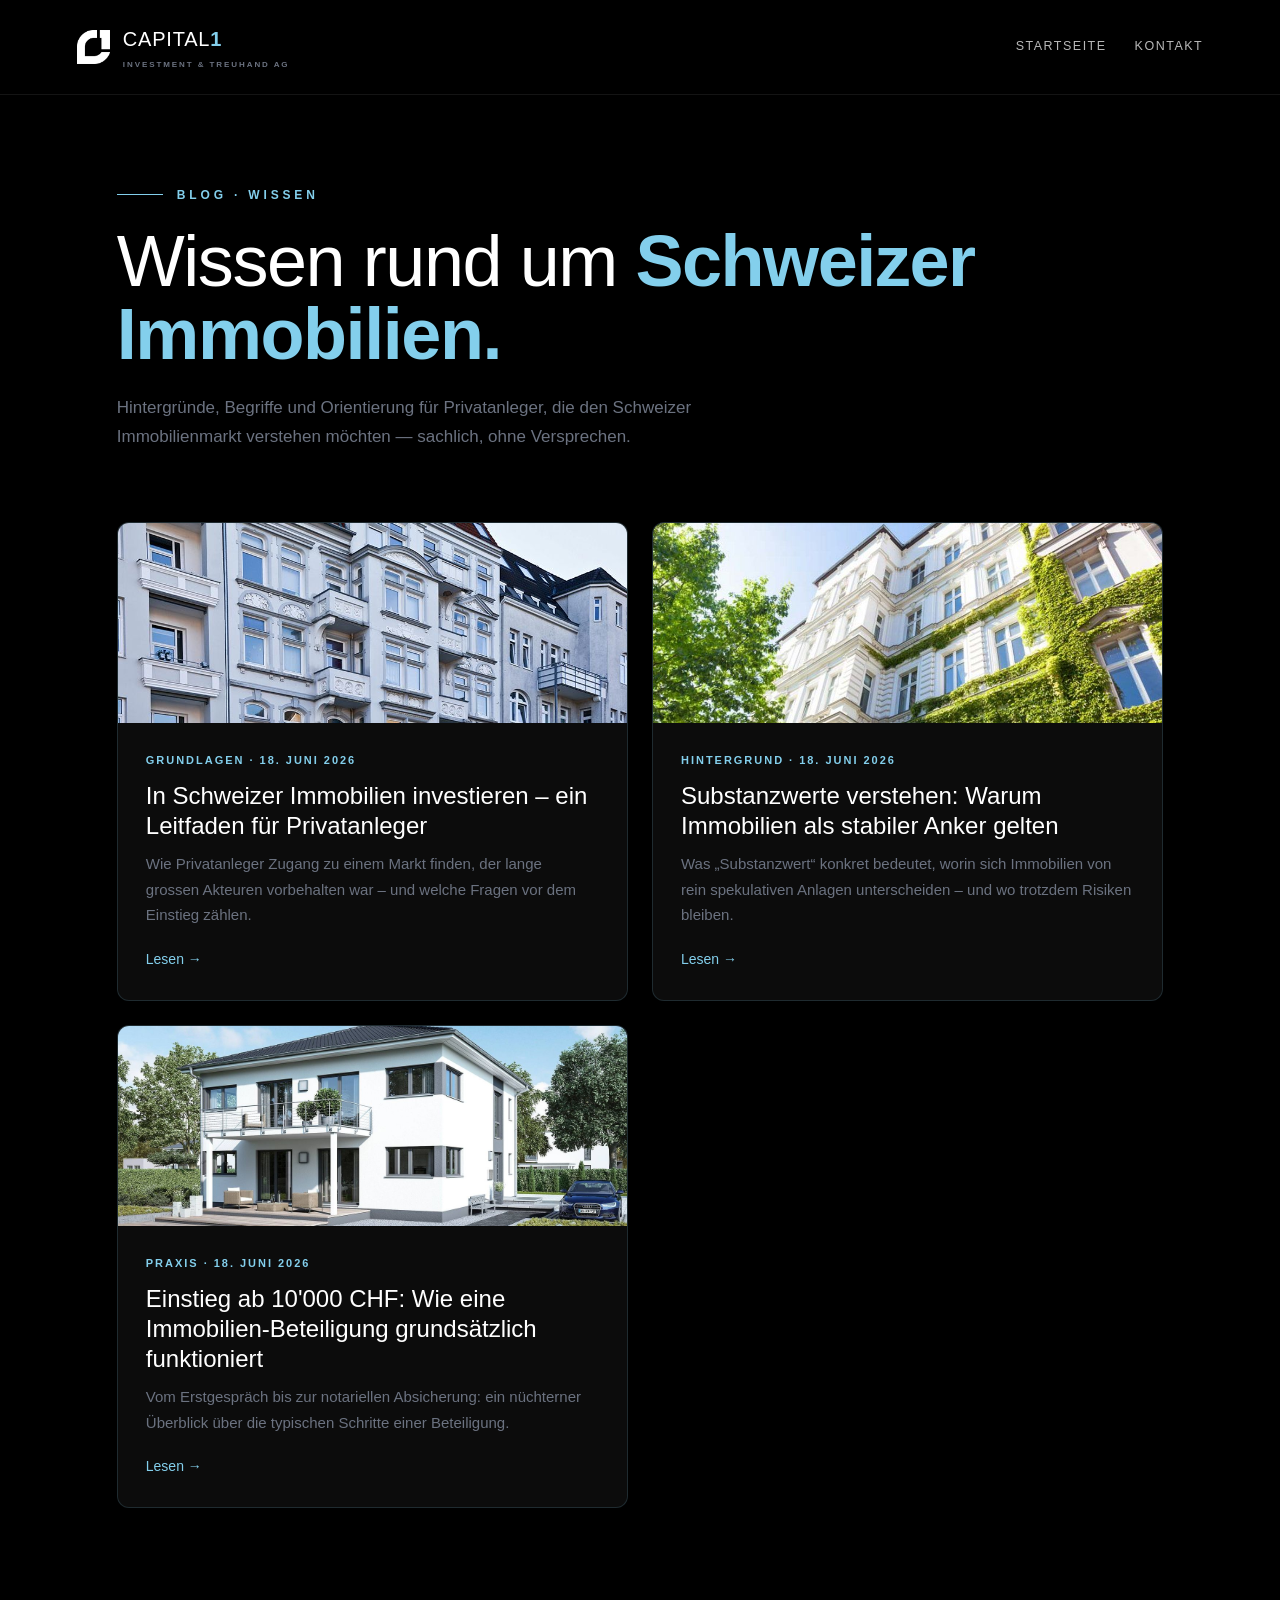
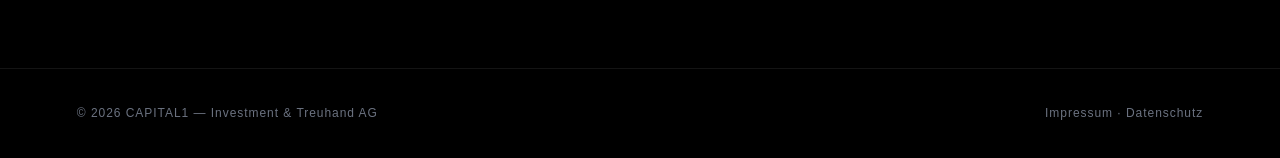
<file: blog/index.html>
<!DOCTYPE html>
<html lang="de">
<head>
<meta charset="UTF-8">
<meta name="viewport" content="width=device-width, initial-scale=1.0">
<title>Blog — CAPITAL1 | Wissen zu Schweizer Immobilien-Investment</title>
<meta name="description" content="Ratgeber und Hintergründe rund um Immobilien-Investment in der Schweiz: Substanzwerte, Einstieg ab 10'000 CHF und worauf Privatanleger achten sollten.">
<meta name="robots" content="index,follow">
<meta name="theme-color" content="#000000">
<link rel="canonical" href="https://www.capital1.ch/blog/">
<meta property="og:type" content="website">
<meta property="og:locale" content="de_CH">
<meta property="og:site_name" content="CAPITAL1 — Investment & Treuhand AG">
<meta property="og:title" content="Blog — CAPITAL1 | Wissen zu Schweizer Immobilien-Investment">
<meta property="og:description" content="Ratgeber und Hintergründe rund um Immobilien-Investment in der Schweiz.">
<meta property="og:url" content="https://www.capital1.ch/blog/">
<meta property="og:image" content="https://www.capital1.ch/assets/objekt-zuerich.jpg">
<link rel="icon" href="/favicon.ico" sizes="any">
<link rel="icon" type="image/png" href="../assets/favicon-32.png" sizes="32x32">
<link rel="stylesheet" href="style.css">
</head>
<body>
<header class="nav">
  <a class="logo" href="../capital1-cinematic-luxury.html"><img src="../assets/logo-mark.png" alt="CAPITAL1"><span>CAPITAL<span class="one">1</span><small>INVESTMENT &amp; TREUHAND AG</small></span></a>
  <nav class="nav-links">
    <a class="hideable" href="../capital1-cinematic-luxury.html">Startseite</a>
    <a href="../capital1-cinematic-luxury.html#kontakt">Kontakt</a>
  </nav>
</header>

<section class="blog-hero">
  <div class="eyebrow">Blog · Wissen</div>
  <h1>Wissen rund um <b>Schweizer Immobilien.</b></h1>
  <p class="lead">Hintergründe, Begriffe und Orientierung für Privatanleger, die den Schweizer Immobilienmarkt verstehen möchten — sachlich, ohne Versprechen.</p>
</section>

<section class="posts">
  <a class="post-card" href="schweizer-immobilien-investieren.html">
    <div class="thumb" style="background-image:url('../assets/objekt-zuerich.jpg')"></div>
    <div class="pc-body">
      <div class="meta">Grundlagen · 18. Juni 2026</div>
      <h2>In Schweizer Immobilien investieren – ein Leitfaden für Privatanleger</h2>
      <p>Wie Privatanleger Zugang zu einem Markt finden, der lange grossen Akteuren vorbehalten war – und welche Fragen vor dem Einstieg zählen.</p>
      <span class="more">Lesen →</span>
    </div>
  </a>
  <a class="post-card" href="substanzwerte-verstehen.html">
    <div class="thumb" style="background-image:url('../assets/objekt-bern.jpg')"></div>
    <div class="pc-body">
      <div class="meta">Hintergrund · 18. Juni 2026</div>
      <h2>Substanzwerte verstehen: Warum Immobilien als stabiler Anker gelten</h2>
      <p>Was „Substanzwert“ konkret bedeutet, worin sich Immobilien von rein spekulativen Anlagen unterscheiden – und wo trotzdem Risiken bleiben.</p>
      <span class="more">Lesen →</span>
    </div>
  </a>
  <a class="post-card" href="einstieg-ab-10000-chf.html">
    <div class="thumb" style="background-image:url('../assets/objekt-aargau.jpg')"></div>
    <div class="pc-body">
      <div class="meta">Praxis · 18. Juni 2026</div>
      <h2>Einstieg ab 10'000 CHF: Wie eine Immobilien-Beteiligung grundsätzlich funktioniert</h2>
      <p>Vom Erstgespräch bis zur notariellen Absicherung: ein nüchterner Überblick über die typischen Schritte einer Beteiligung.</p>
      <span class="more">Lesen →</span>
    </div>
  </a>
</section>

<footer>
  <span>© 2026 CAPITAL1 — Investment &amp; Treuhand AG</span>
  <span><a href="../impressum.html">Impressum</a> · <a href="../datenschutz.html">Datenschutz</a></span>
</footer>
</body>
</html>
</file>
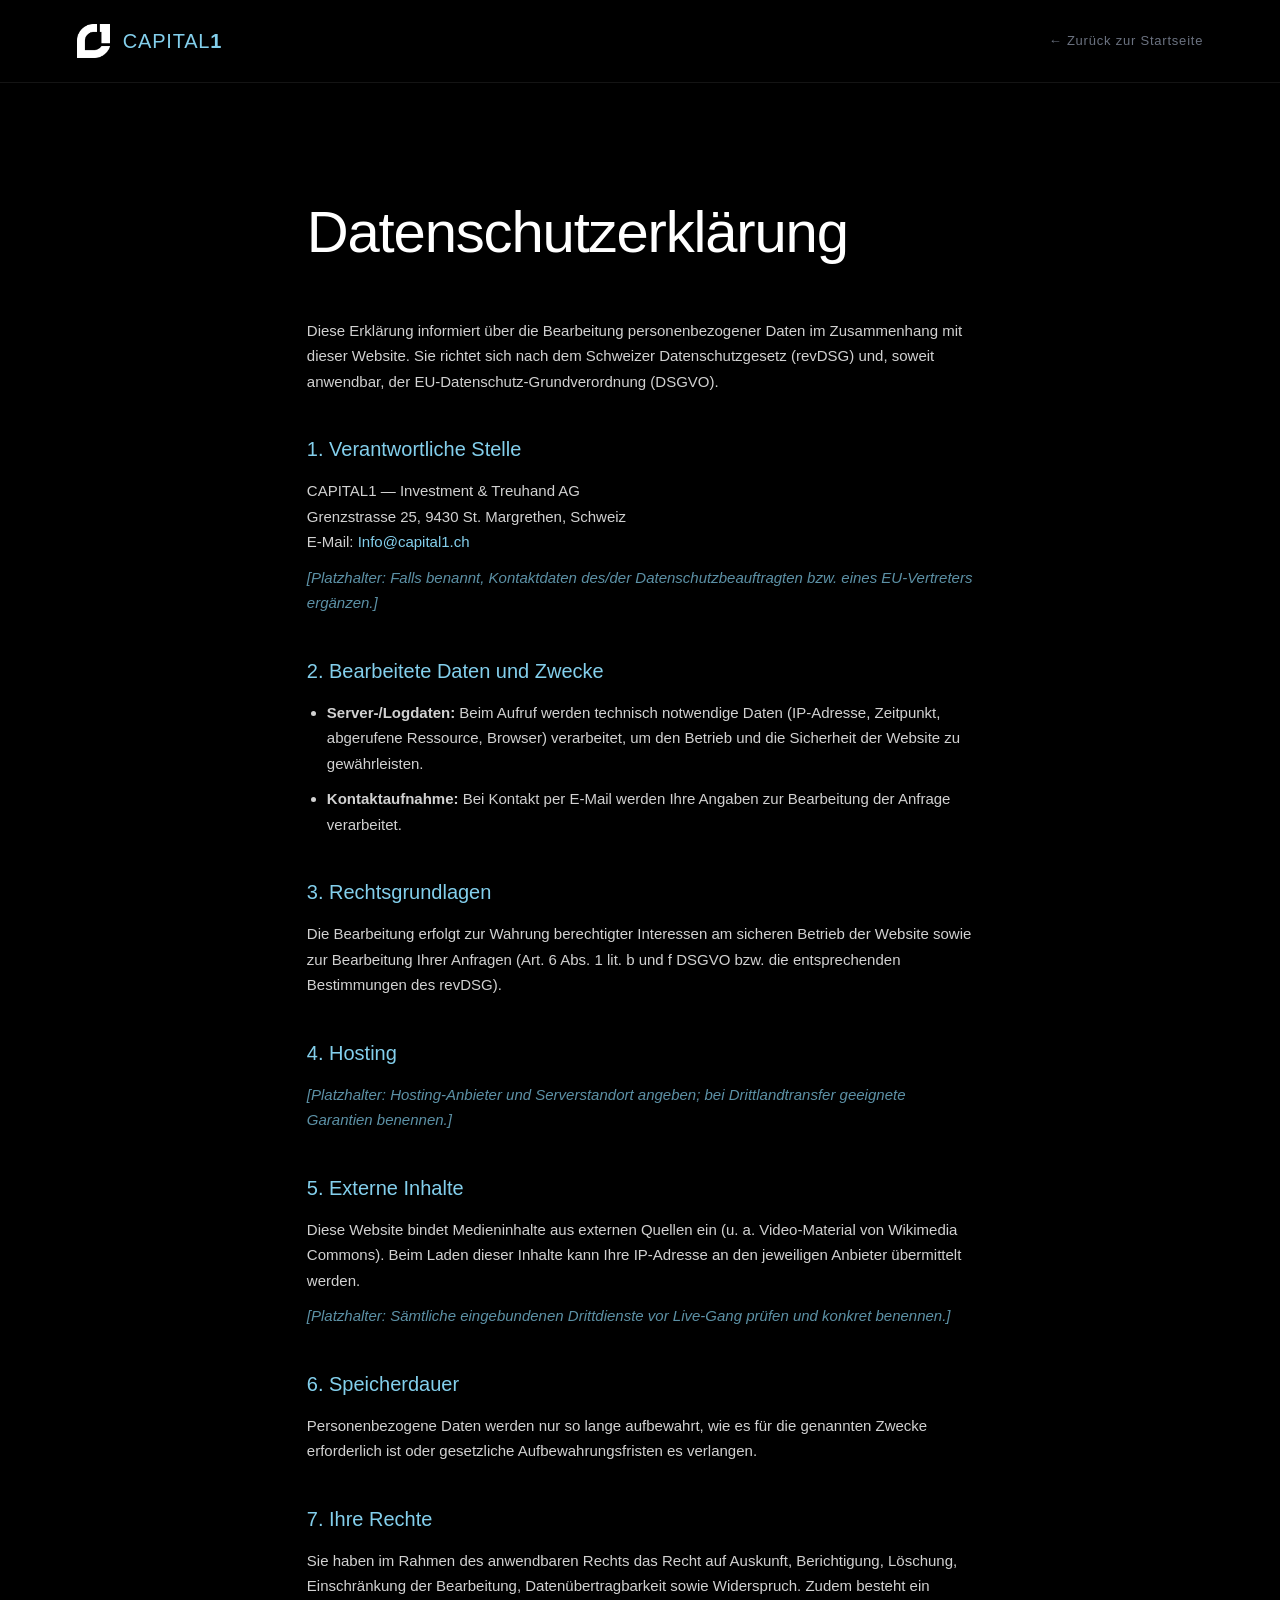
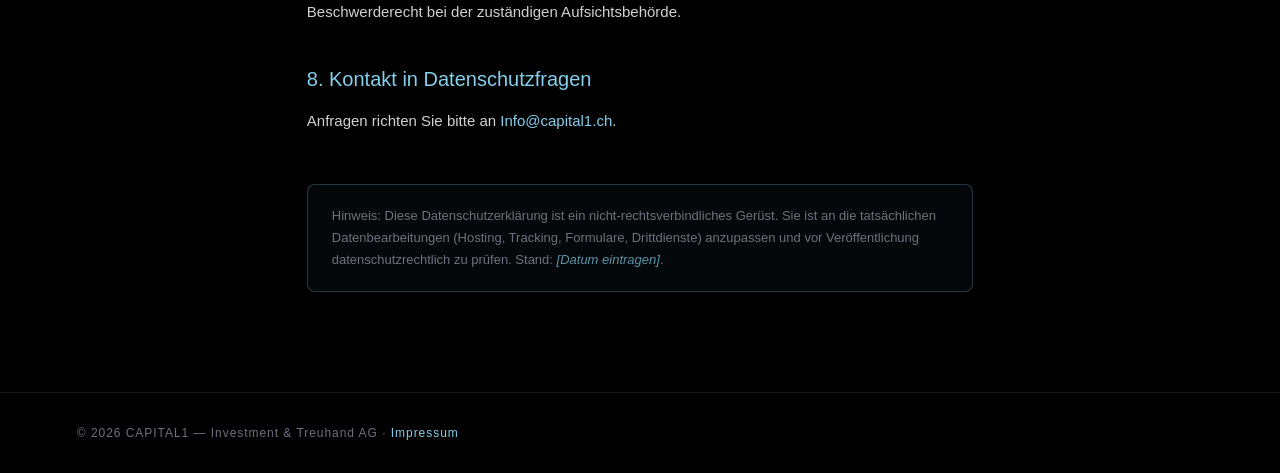
<file: datenschutz.html>
<!DOCTYPE html>
<html lang="de">
<head>
<meta charset="UTF-8">
<meta name="viewport" content="width=device-width, initial-scale=1.0">
<title>Datenschutz — CAPITAL1</title>
<meta name="description" content="Datenschutzerklärung der CAPITAL1 — Investment & Treuhand AG: Informationen zur Bearbeitung personenbezogener Daten (revDSG/DSGVO).">
<meta name="robots" content="noindex,follow">
<link rel="canonical" href="https://www.capital1.ch/datenschutz.html">
<link rel="icon" href="/favicon.ico" sizes="any">
<link rel="icon" type="image/png" href="assets/favicon-32.png" sizes="32x32">
<style>
  :root{--black:#000;--blue:#83CFEC;--blue-dark:#1F8FBF;--grey:#6B7280;--font:"Helvetica Neue",Helvetica,Arial,system-ui,sans-serif}
  *{margin:0;padding:0;box-sizing:border-box}
  body{font-family:var(--font);background:var(--black);color:#fff;font-weight:300;line-height:1.7;-webkit-font-smoothing:antialiased}
  a{color:var(--blue);text-decoration:none}a:hover{text-decoration:underline}
  .wrap{max-width:820px;margin:0 auto;padding:60px 6vw 100px}
  header{display:flex;align-items:center;justify-content:space-between;padding:24px 6vw;border-bottom:1px solid rgba(255,255,255,.08)}
  .logo{display:flex;align-items:center;gap:12px;font-size:20px;letter-spacing:.04em}
  .logo img{width:34px;height:34px;object-fit:contain}
  .logo .one{color:var(--blue);font-weight:600}
  .back{font-size:13px;letter-spacing:.06em;color:var(--grey)}
  h1{font-size:clamp(34px,6vw,58px);font-weight:200;letter-spacing:-.02em;margin:40px 0 36px}
  h2{font-size:20px;font-weight:400;color:var(--blue);margin:38px 0 12px}
  p,li{color:rgba(255,255,255,.82);font-size:15px;margin-bottom:10px}
  ul{padding-left:20px}
  .ph{color:rgba(131,207,236,.7);font-style:italic}
  .note{margin-top:50px;padding:20px 24px;border:1px solid rgba(131,207,236,.25);border-radius:8px;background:rgba(131,207,236,.04);font-size:13px;color:var(--grey)}
  footer{border-top:1px solid rgba(255,255,255,.08);padding:30px 6vw;font-size:12px;color:var(--grey);letter-spacing:.08em}
</style>
</head>
<body>
<header>
  <a class="logo" href="capital1-cinematic-luxury.html"><img src="assets/logo-mark.png" alt="CAPITAL1"><span>CAPITAL<span class="one">1</span></span></a>
  <a class="back" href="capital1-cinematic-luxury.html">← Zurück zur Startseite</a>
</header>

<div class="wrap">
  <h1>Datenschutzerklärung</h1>
  <p>Diese Erklärung informiert über die Bearbeitung personenbezogener Daten im Zusammenhang mit dieser Website. Sie richtet sich nach dem Schweizer Datenschutzgesetz (revDSG) und, soweit anwendbar, der EU-Datenschutz-Grundverordnung (DSGVO).</p>

  <h2>1. Verantwortliche Stelle</h2>
  <p>CAPITAL1 — Investment &amp; Treuhand AG<br>
  Grenzstrasse 25, 9430 St. Margrethen, Schweiz<br>
  E-Mail: <a href="mailto:Info@capital1.ch">Info@capital1.ch</a></p>
  <p class="ph">[Platzhalter: Falls benannt, Kontaktdaten des/der Datenschutzbeauftragten bzw. eines EU-Vertreters ergänzen.]</p>

  <h2>2. Bearbeitete Daten und Zwecke</h2>
  <ul>
    <li><strong>Server-/Logdaten:</strong> Beim Aufruf werden technisch notwendige Daten (IP-Adresse, Zeitpunkt, abgerufene Ressource, Browser) verarbeitet, um den Betrieb und die Sicherheit der Website zu gewährleisten.</li>
    <li><strong>Kontaktaufnahme:</strong> Bei Kontakt per E-Mail werden Ihre Angaben zur Bearbeitung der Anfrage verarbeitet.</li>
  </ul>

  <h2>3. Rechtsgrundlagen</h2>
  <p>Die Bearbeitung erfolgt zur Wahrung berechtigter Interessen am sicheren Betrieb der Website sowie zur Bearbeitung Ihrer Anfragen (Art. 6 Abs. 1 lit. b und f DSGVO bzw. die entsprechenden Bestimmungen des revDSG).</p>

  <h2>4. Hosting</h2>
  <p class="ph">[Platzhalter: Hosting-Anbieter und Serverstandort angeben; bei Drittlandtransfer geeignete Garantien benennen.]</p>

  <h2>5. Externe Inhalte</h2>
  <p>Diese Website bindet Medieninhalte aus externen Quellen ein (u. a. Video-Material von Wikimedia Commons). Beim Laden dieser Inhalte kann Ihre IP-Adresse an den jeweiligen Anbieter übermittelt werden.</p>
  <p class="ph">[Platzhalter: Sämtliche eingebundenen Drittdienste vor Live-Gang prüfen und konkret benennen.]</p>

  <h2>6. Speicherdauer</h2>
  <p>Personenbezogene Daten werden nur so lange aufbewahrt, wie es für die genannten Zwecke erforderlich ist oder gesetzliche Aufbewahrungsfristen es verlangen.</p>

  <h2>7. Ihre Rechte</h2>
  <p>Sie haben im Rahmen des anwendbaren Rechts das Recht auf Auskunft, Berichtigung, Löschung, Einschränkung der Bearbeitung, Datenübertragbarkeit sowie Widerspruch. Zudem besteht ein Beschwerderecht bei der zuständigen Aufsichtsbehörde.</p>

  <h2>8. Kontakt in Datenschutzfragen</h2>
  <p>Anfragen richten Sie bitte an <a href="mailto:Info@capital1.ch">Info@capital1.ch</a>.</p>

  <div class="note">Hinweis: Diese Datenschutzerklärung ist ein nicht-rechtsverbindliches Gerüst. Sie ist an die tatsächlichen Datenbearbeitungen (Hosting, Tracking, Formulare, Drittdienste) anzupassen und vor Veröffentlichung datenschutzrechtlich zu prüfen. Stand: <span class="ph">[Datum eintragen]</span>.</div>
</div>

<footer>© 2026 CAPITAL1 — Investment &amp; Treuhand AG · <a href="impressum.html">Impressum</a></footer>
</body>
</html>
</file>
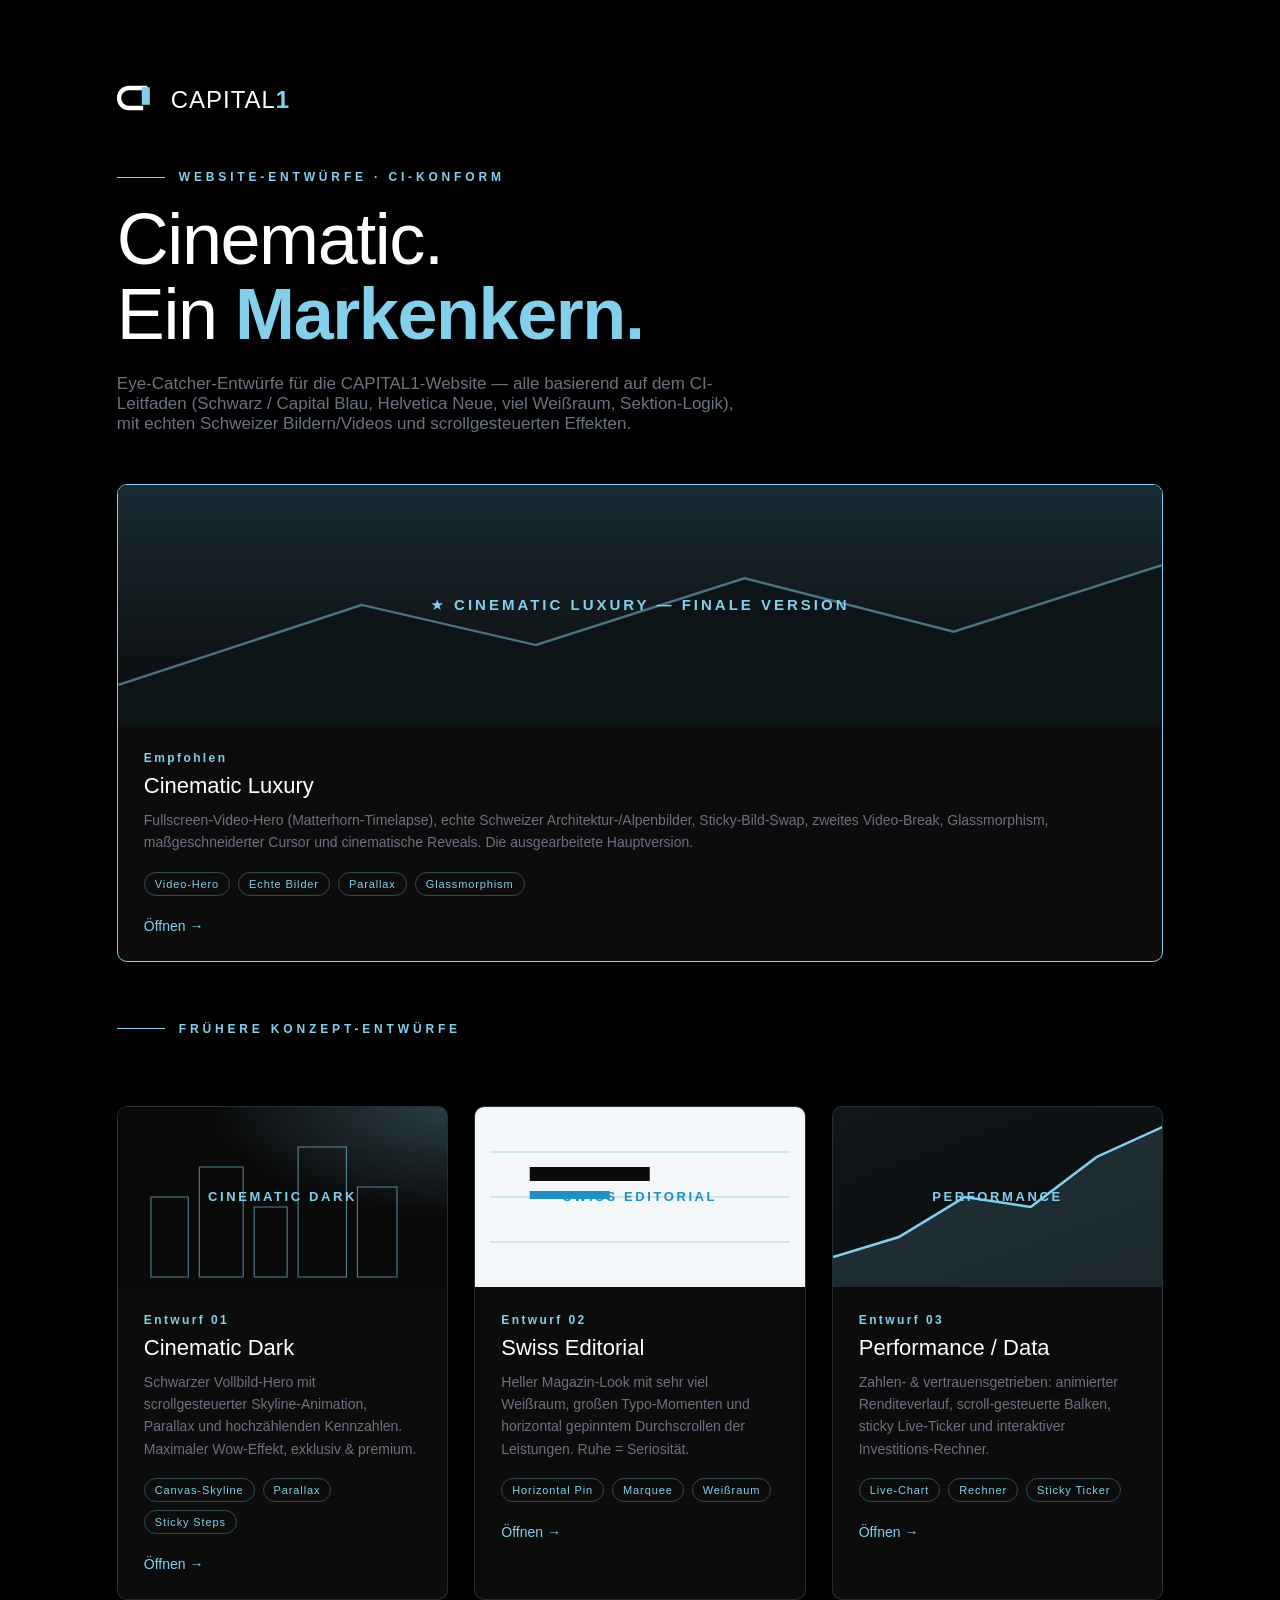
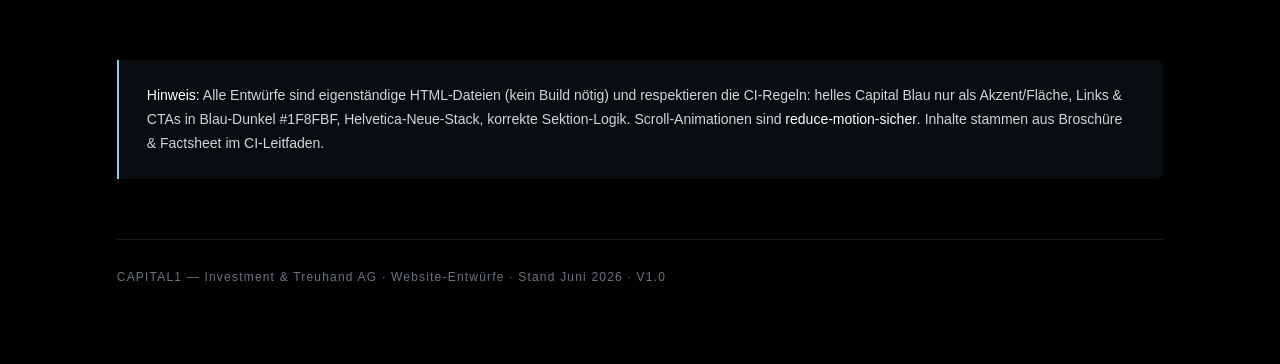
<file: entwuerfe.html>
<!DOCTYPE html>
<html lang="de">
<head>
<meta charset="UTF-8">
<meta name="viewport" content="width=device-width, initial-scale=1.0">
<title>CAPITAL1 — Website-Entwürfe · Übersicht</title>
<style>
  :root{--black:#000;--blue:#83CFEC;--blue-dark:#1F8FBF;--grey:#6B7280;--fog:#F5F8FA;--font:"Helvetica Neue",Helvetica,Arial,system-ui,sans-serif}
  *{margin:0;padding:0;box-sizing:border-box}
  body{font-family:var(--font);background:#000;color:#fff;font-weight:300;-webkit-font-smoothing:antialiased;min-height:100vh}
  ::selection{background:var(--blue);color:#000}
  .wrap{max-width:1200px;margin:0 auto;padding:80px 6vw}
  .head{display:flex;align-items:center;gap:14px;margin-bottom:14px}
  .mark{width:40px;height:40px}.mark svg{width:100%;height:100%}
  .head .name{font-size:24px;letter-spacing:.04em}.head .one{color:var(--blue);font-weight:600}
  .eyebrow{font-size:12px;letter-spacing:.32em;text-transform:uppercase;color:var(--blue);font-weight:600;margin:50px 0 18px;display:flex;align-items:center;gap:14px}
  .eyebrow::before{content:"";width:48px;height:1px;background:var(--blue)}
  h1{font-size:clamp(38px,6vw,72px);font-weight:200;line-height:1.04;letter-spacing:-.02em}
  h1 b{font-weight:600;color:var(--blue)}
  .lead{color:var(--grey);max-width:620px;margin-top:22px;font-size:17px}
  .grid{display:grid;grid-template-columns:repeat(3,1fr);gap:26px;margin-top:70px}
  .card{background:#0c0c0c;border:1px solid rgba(131,207,236,.18);border-radius:10px;overflow:hidden;text-decoration:none;color:#fff;transition:.4s cubic-bezier(.16,1,.3,1);display:flex;flex-direction:column}
  .card:hover{transform:translateY(-6px);border-color:var(--blue);box-shadow:0 30px 60px rgba(0,0,0,.5)}
  .thumb{height:180px;position:relative;overflow:hidden;display:flex;align-items:center;justify-content:center}
  .t1{background:radial-gradient(120% 100% at 100% 0%,rgba(131,207,236,.25),#0a0a0a 60%)}
  .t2{background:#f4f7fa}
  .t3{background:linear-gradient(160deg,#11161a,#0a0a0a)}
  .thumb .mini{font-size:13px;letter-spacing:.2em;text-transform:uppercase;font-weight:600}
  .t2 .mini{color:#1F8FBF}
  .thumb svg{position:absolute;inset:0;width:100%;height:100%}
  .card .body{padding:26px}
  .card .num{font-size:12px;color:var(--blue);letter-spacing:.2em;font-weight:600}
  .card h3{font-size:22px;font-weight:300;margin:8px 0 10px}
  .card p{color:var(--grey);font-size:14px;line-height:1.6}
  .card .tags{display:flex;gap:8px;flex-wrap:wrap;margin-top:18px}
  .card .tags span{font-size:11px;letter-spacing:.08em;color:var(--blue);border:1px solid rgba(131,207,236,.3);padding:5px 10px;border-radius:20px}
  .card .open{margin-top:22px;font-size:14px;color:var(--blue);display:inline-flex;align-items:center;gap:8px}
  .note{margin-top:60px;padding:24px 28px;border-left:2px solid var(--blue);background:rgba(131,207,236,.06);color:#cfd6da;font-size:14px;line-height:1.7;border-radius:0 6px 6px 0}
  .note b{color:#fff;font-weight:500}
  footer{color:var(--grey);font-size:12px;letter-spacing:.1em;margin-top:60px;padding-top:30px;border-top:1px solid rgba(255,255,255,.1)}
  @media(max-width:820px){.grid{grid-template-columns:1fr}}
</style>
</head>
<body>
<div class="wrap">
  <div class="head">
    <span class="mark"><svg viewBox="0 0 100 100"><path d="M70 20 H30 a25 25 0 0 0 0 50 H60" stroke="#fff" stroke-width="11" fill="none" stroke-linecap="square"/><rect x="62" y="18" width="20" height="44" fill="#83CFEC"/></svg></span>
    <span class="name">CAPITAL<span class="one">1</span></span>
  </div>

  <div class="eyebrow">Website-Entwürfe · CI-konform</div>
  <h1>Cinematic.<br>Ein <b>Markenkern.</b></h1>
  <p class="lead">Eye-Catcher-Entwürfe für die CAPITAL1-Website — alle basierend auf dem CI-Leitfaden (Schwarz / Capital Blau, Helvetica Neue, viel Weißraum, Sektion-Logik), mit echten Schweizer Bildern/Videos und scrollgesteuerten Effekten.</p>

  <a class="card" href="capital1-cinematic-luxury.html" style="margin-top:50px;border-color:var(--blue)">
    <div class="thumb t3" style="height:240px">
      <svg viewBox="0 0 300 180" preserveAspectRatio="none"><defs><linearGradient id="m" x1="0" y1="0" x2="0" y2="1"><stop offset="0" stop-color="#1a2a33"/><stop offset="1" stop-color="#0a0a0a"/></linearGradient></defs><rect width="300" height="180" fill="url(#m)"/><path d="M0 150 L70 90 L120 120 L180 70 L240 110 L300 60 L300 180 L0 180 Z" fill="#0c1418"/><path d="M0 150 L70 90 L120 120 L180 70 L240 110 L300 60" stroke="#83CFEC" stroke-width="1.5" fill="none" opacity="0.5"/></svg>
      <span class="mini" style="position:relative;color:#83CFEC;font-size:15px">★ Cinematic Luxury — Finale Version</span>
    </div>
    <div class="body">
      <div class="num">Empfohlen</div>
      <h3>Cinematic Luxury</h3>
      <p>Fullscreen-Video-Hero (Matterhorn-Timelapse), echte Schweizer Architektur-/Alpenbilder, Sticky-Bild-Swap, zweites Video-Break, Glassmorphism, maßgeschneiderter Cursor und cinematische Reveals. Die ausgearbeitete Hauptversion.</p>
      <div class="tags"><span>Video-Hero</span><span>Echte Bilder</span><span>Parallax</span><span>Glassmorphism</span></div>
      <span class="open">Öffnen →</span>
    </div>
  </a>

  <div class="eyebrow" style="margin-top:60px">Frühere Konzept-Entwürfe</div>
  <div class="grid">
    <a class="card" href="entwurf-1-cinematic.html">
      <div class="thumb t1">
        <svg viewBox="0 0 300 180" preserveAspectRatio="none"><g stroke="#83CFEC" stroke-width="1" fill="none" opacity="0.6">
          <rect x="30" y="90" width="34" height="80"/><rect x="74" y="60" width="40" height="110"/><rect x="124" y="100" width="30" height="70"/><rect x="164" y="40" width="44" height="130"/><rect x="218" y="80" width="36" height="90"/>
        </g></svg>
        <span class="mini" style="position:relative;color:#83CFEC">Cinematic Dark</span>
      </div>
      <div class="body">
        <div class="num">Entwurf 01</div>
        <h3>Cinematic Dark</h3>
        <p>Schwarzer Vollbild-Hero mit scrollgesteuerter Skyline-Animation, Parallax und hochzählenden Kennzahlen. Maximaler Wow-Effekt, exklusiv & premium.</p>
        <div class="tags"><span>Canvas-Skyline</span><span>Parallax</span><span>Sticky Steps</span></div>
        <span class="open">Öffnen →</span>
      </div>
    </a>

    <a class="card" href="entwurf-2-editorial.html">
      <div class="thumb t2">
        <svg viewBox="0 0 300 180"><g stroke="#1F8FBF" stroke-width="1" opacity="0.35"><line x1="0" y1="45" x2="300" y2="45"/><line x1="0" y1="90" x2="300" y2="90"/><line x1="0" y1="135" x2="300" y2="135"/></g><rect x="40" y="60" width="120" height="14" fill="#0a0a0a"/><rect x="40" y="84" width="80" height="8" fill="#1F8FBF"/></svg>
        <span class="mini">Swiss Editorial</span>
      </div>
      <div class="body">
        <div class="num">Entwurf 02</div>
        <h3>Swiss Editorial</h3>
        <p>Heller Magazin-Look mit sehr viel Weißraum, großen Typo-Momenten und horizontal gepinntem Durchscrollen der Leistungen. Ruhe = Seriosität.</p>
        <div class="tags"><span>Horizontal Pin</span><span>Marquee</span><span>Weißraum</span></div>
        <span class="open">Öffnen →</span>
      </div>
    </a>

    <a class="card" href="entwurf-3-performance.html">
      <div class="thumb t3">
        <svg viewBox="0 0 300 180" preserveAspectRatio="none"><path d="M0 150 L60 130 L120 90 L180 100 L240 50 L300 20" stroke="#83CFEC" stroke-width="2.5" fill="none"/><path d="M0 150 L60 130 L120 90 L180 100 L240 50 L300 20 L300 180 L0 180 Z" fill="#83CFEC" opacity="0.15"/></svg>
        <span class="mini" style="position:relative;color:#83CFEC">Performance</span>
      </div>
      <div class="body">
        <div class="num">Entwurf 03</div>
        <h3>Performance / Data</h3>
        <p>Zahlen- & vertrauensgetrieben: animierter Renditeverlauf, scroll-gesteuerte Balken, sticky Live-Ticker und interaktiver Investitions-Rechner.</p>
        <div class="tags"><span>Live-Chart</span><span>Rechner</span><span>Sticky Ticker</span></div>
        <span class="open">Öffnen →</span>
      </div>
    </a>
  </div>

  <div class="note">
    <b>Hinweis:</b> Alle Entwürfe sind eigenständige HTML-Dateien (kein Build nötig) und respektieren die CI-Regeln: helles Capital Blau nur als Akzent/Fläche, Links & CTAs in Blau-Dunkel #1F8FBF, Helvetica-Neue-Stack, korrekte Sektion-Logik. Scroll-Animationen sind <b>reduce-motion-sicher</b>. Inhalte stammen aus Broschüre & Factsheet im CI-Leitfaden.
  </div>

  <footer>CAPITAL1 — Investment &amp; Treuhand AG · Website-Entwürfe · Stand Juni 2026 · V1.0</footer>
</div>
</body>
</html>
</file>
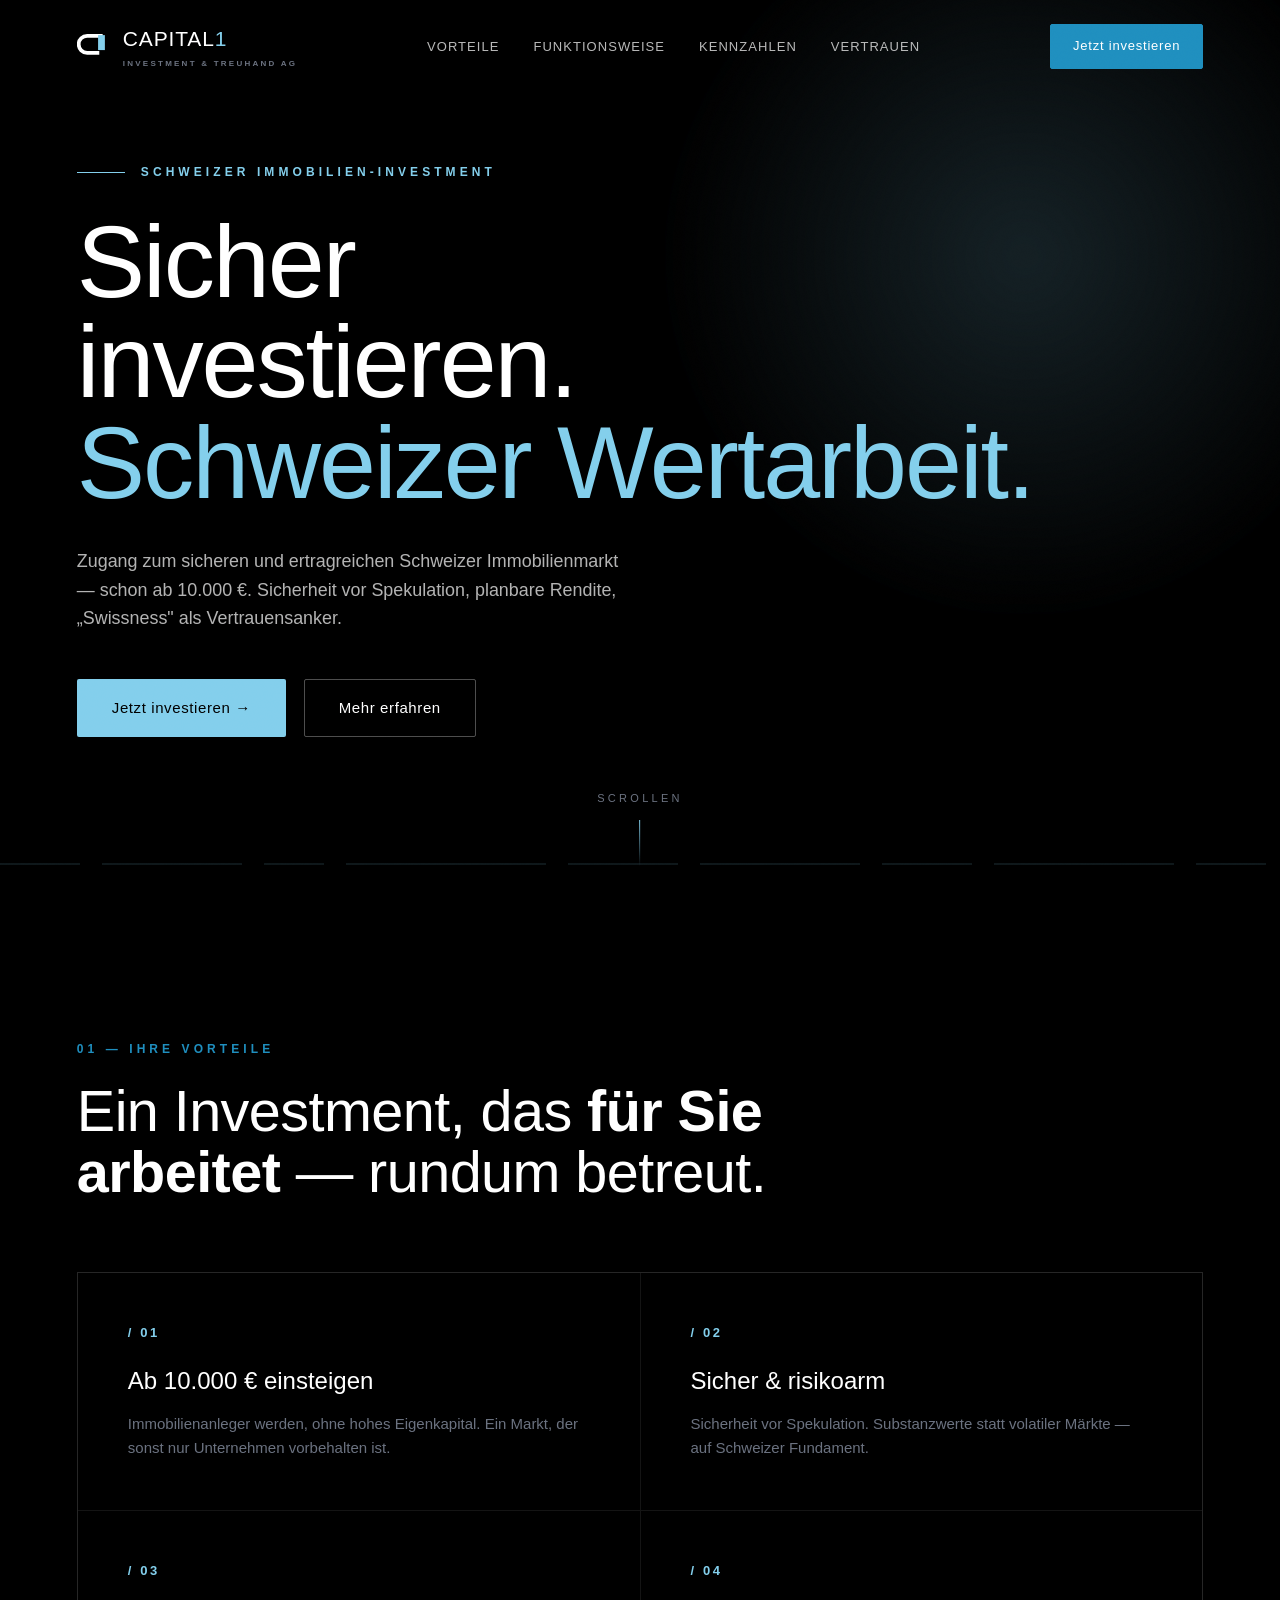
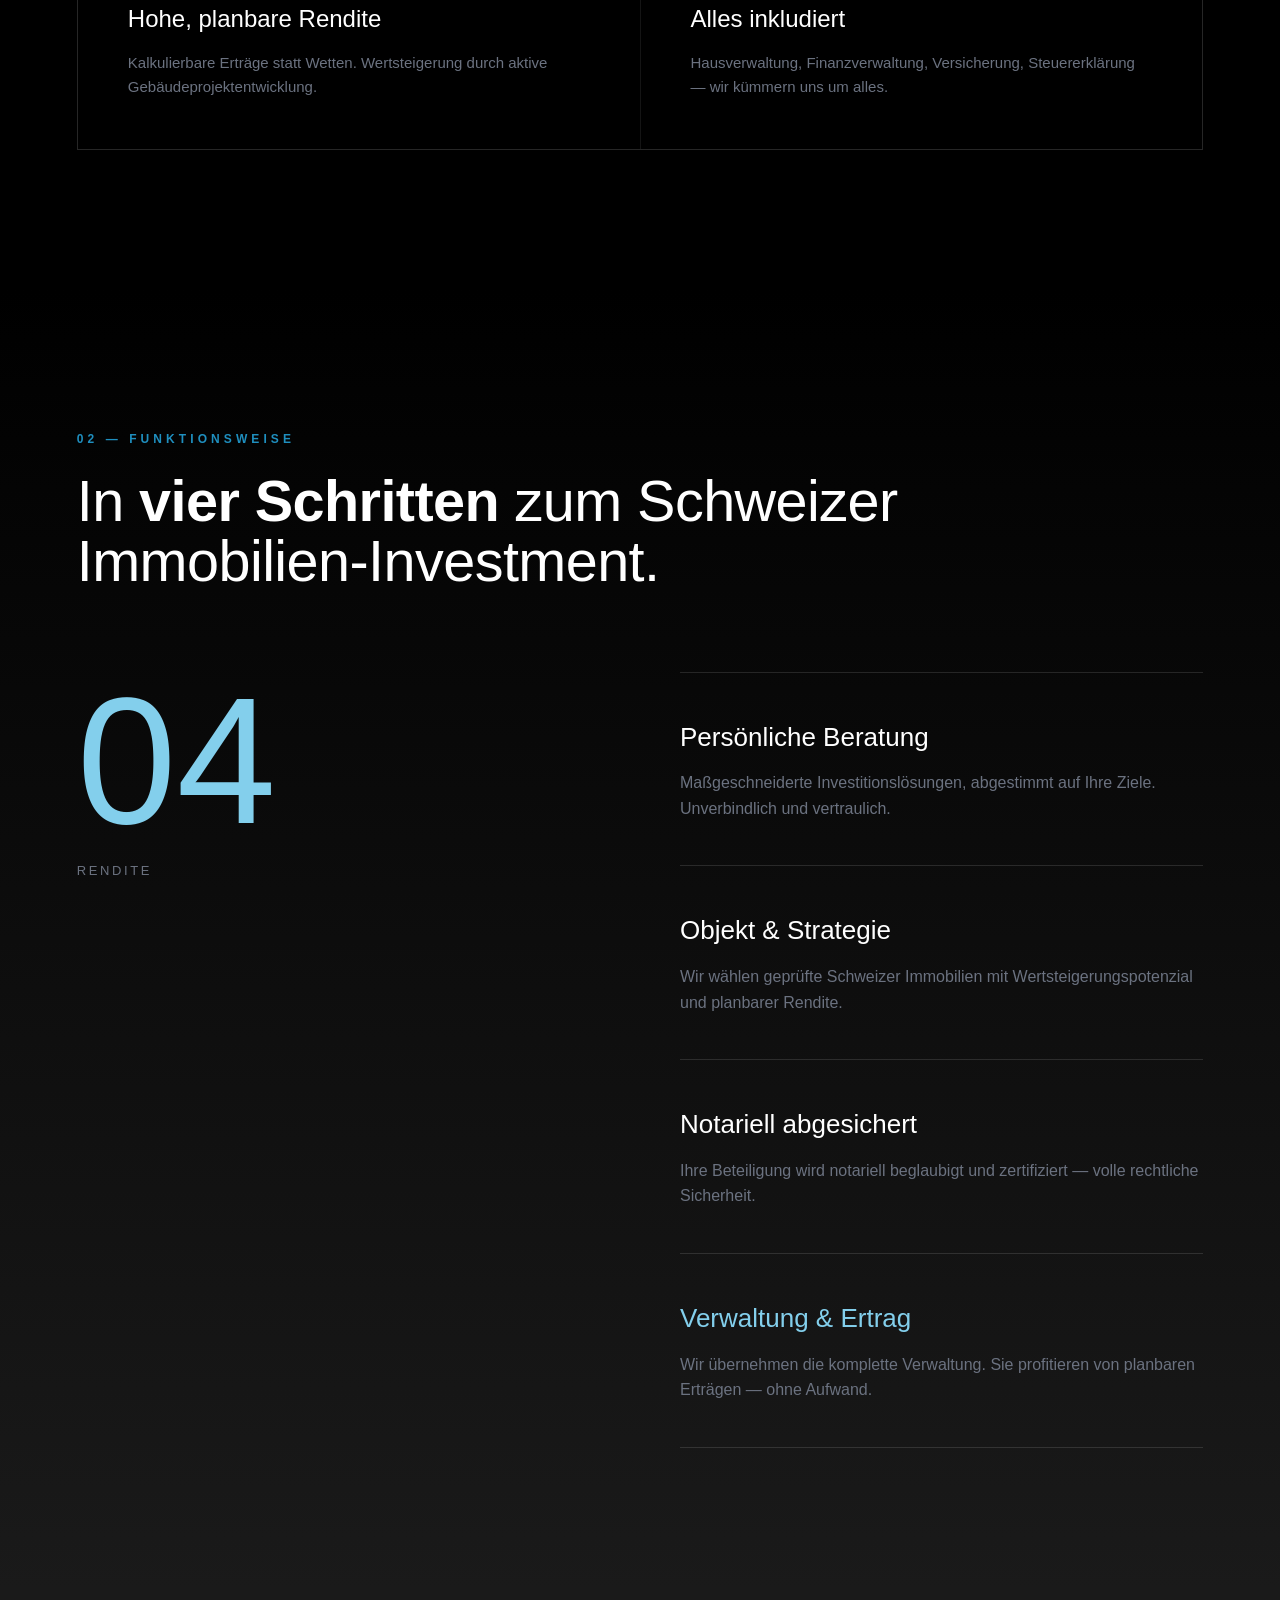
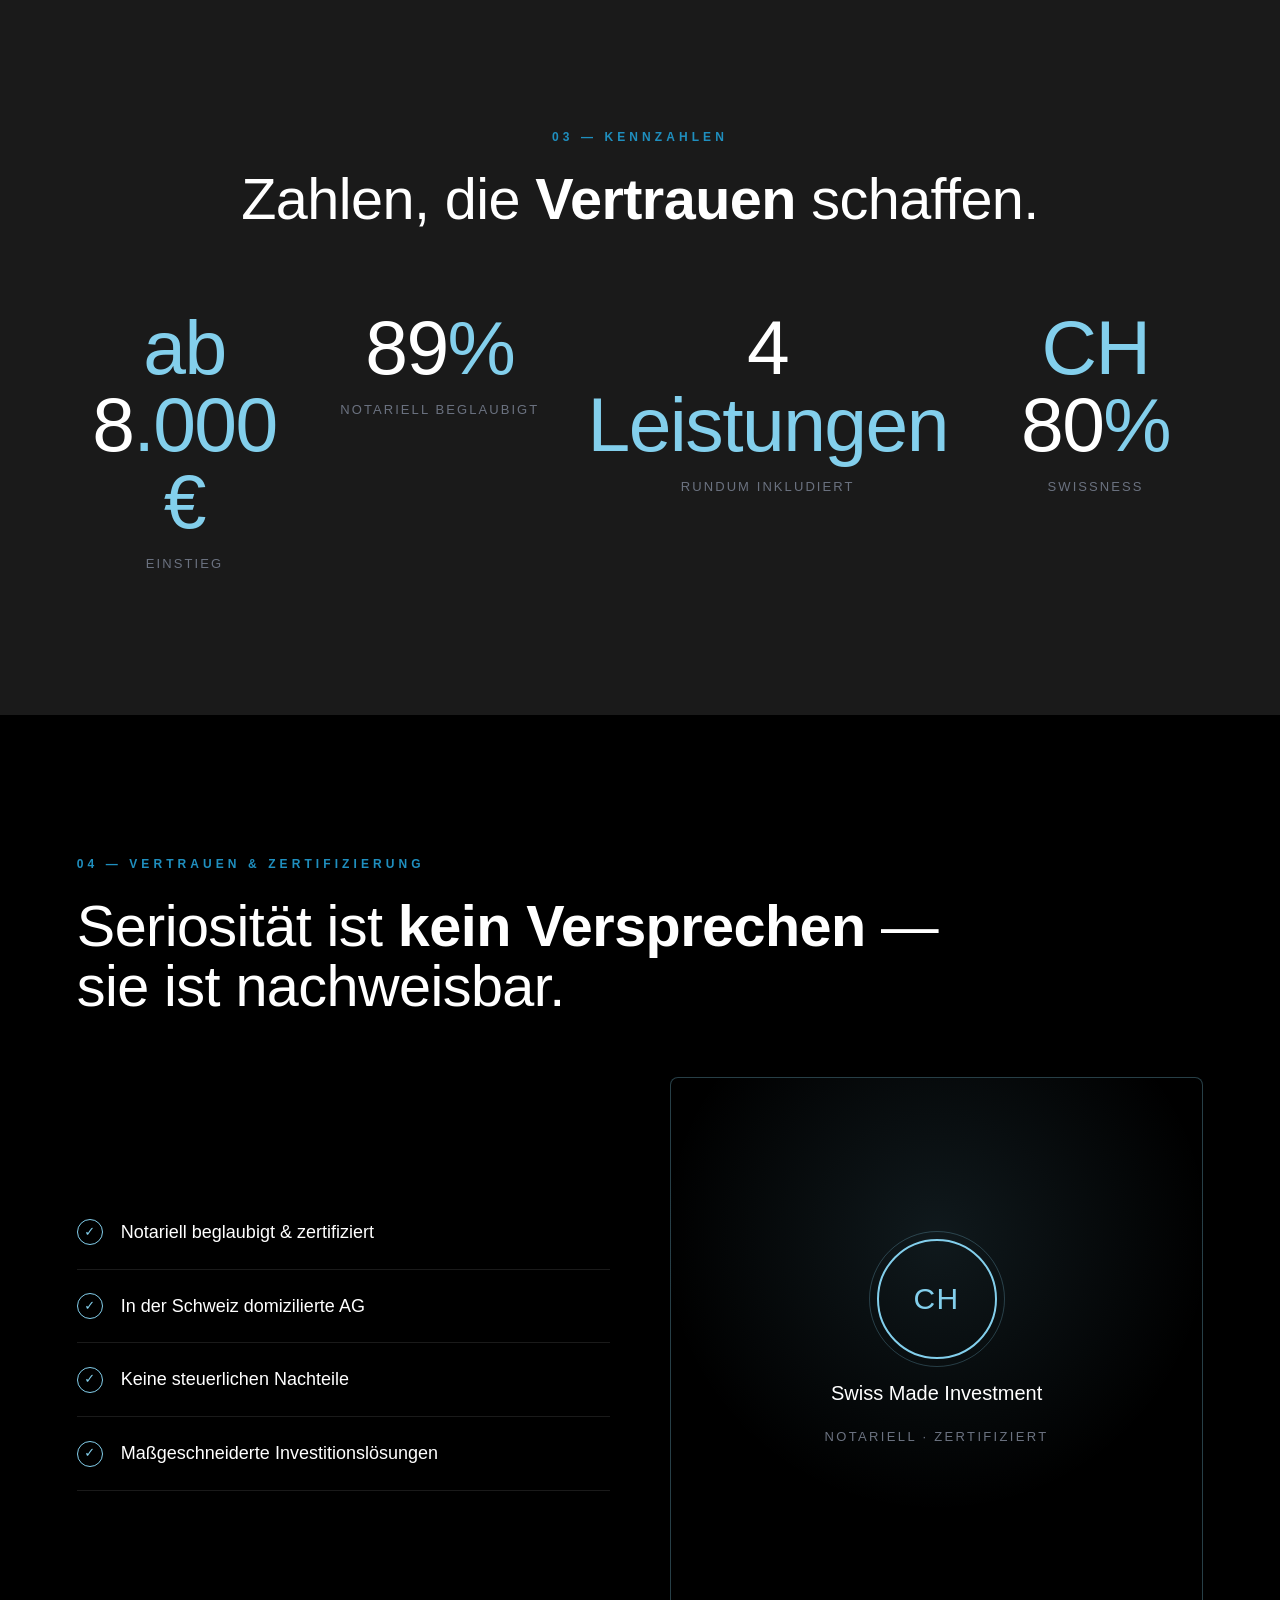
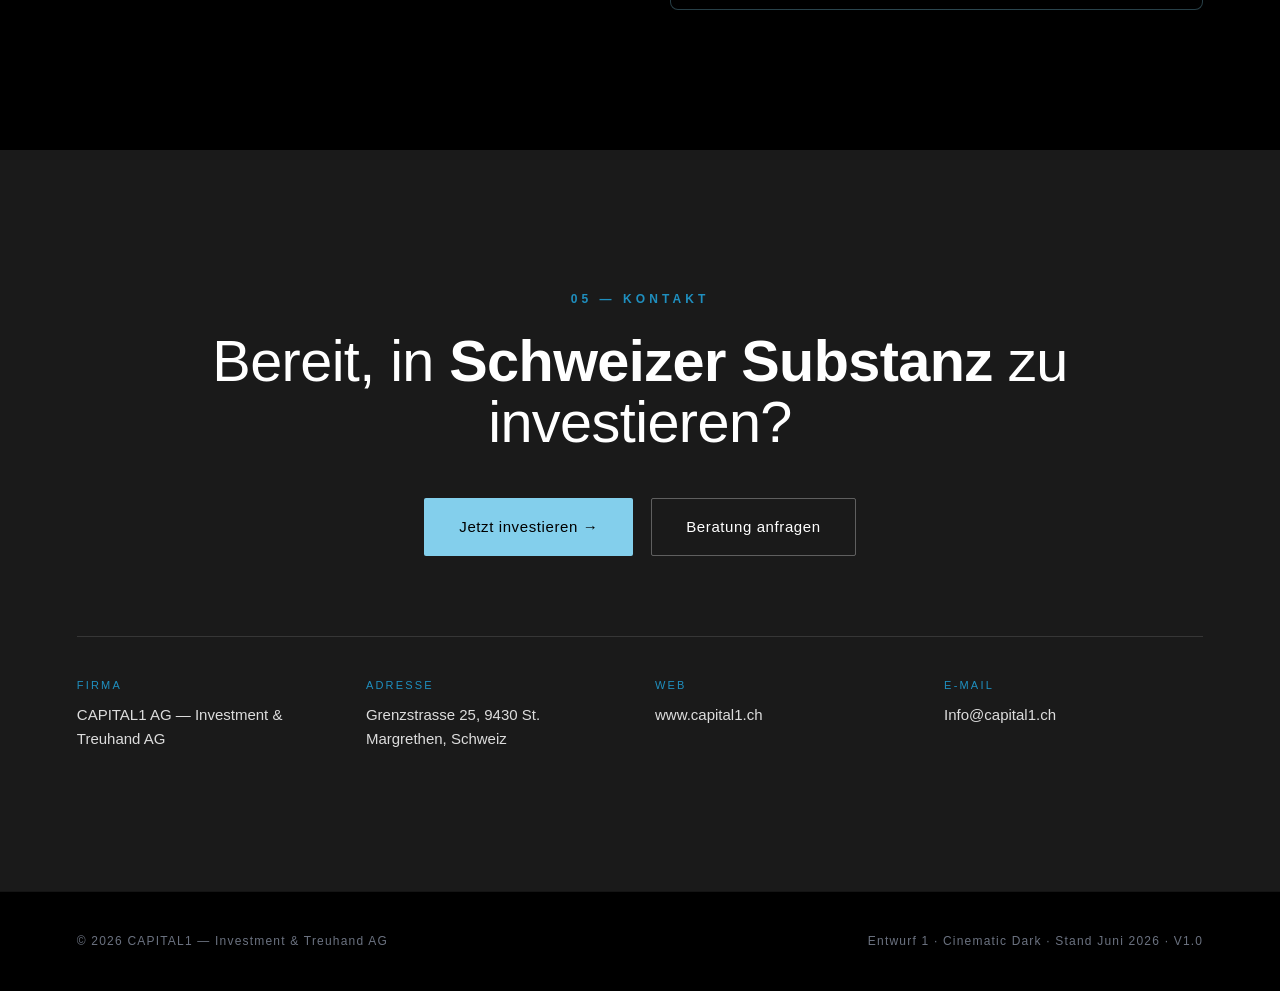
<file: entwurf-1-cinematic.html>
<!DOCTYPE html>
<html lang="de">
<head>
<meta charset="UTF-8">
<meta name="viewport" content="width=device-width, initial-scale=1.0">
<title>CAPITAL1 — Sicher investieren · Entwurf 1 Cinematic</title>
<style>
  :root{
    --black:#000000;
    --anthracite:#1A1A1A;
    --blue:#83CFEC;        /* Capital Blau — Akzent/Flächen/Hover */
    --blue-dark:#1F8FBF;   /* Links/Buttons-Text */
    --grey:#6B7280;
    --fog:#F5F8FA;
    --white:#ffffff;
    --font:"Helvetica Neue",Helvetica,Arial,system-ui,sans-serif;
    --ease:cubic-bezier(.16,1,.3,1);
  }
  *{margin:0;padding:0;box-sizing:border-box}
  html{scroll-behavior:smooth}
  body{
    font-family:var(--font);
    background:var(--black);
    color:var(--white);
    font-weight:300;
    line-height:1.6;
    overflow-x:hidden;
    -webkit-font-smoothing:antialiased;
  }
  ::selection{background:var(--blue);color:var(--black)}

  /* ---------- Grain / atmosphere ---------- */
  body::before{
    content:"";position:fixed;inset:0;z-index:9999;pointer-events:none;
    background-image:url("data:image/svg+xml,%3Csvg xmlns='http://www.w3.org/2000/svg' width='200' height='200'%3E%3Cfilter id='n'%3E%3CfeTurbulence type='fractalNoise' baseFrequency='0.9' numOctaves='3'/%3E%3C/filter%3E%3Crect width='100%25' height='100%25' filter='url(%23n)' opacity='0.035'/%3E%3C/svg%3E");
    mix-blend-mode:overlay;opacity:.6;
  }

  /* scroll progress */
  .progress{position:fixed;top:0;left:0;height:2px;background:var(--blue);z-index:200;width:0%}

  /* ---------- Nav ---------- */
  header.nav{
    position:fixed;top:0;left:0;right:0;z-index:150;
    display:flex;align-items:center;justify-content:space-between;
    padding:22px 6vw;transition:background .4s var(--ease),padding .4s var(--ease);
    backdrop-filter:blur(0px);
  }
  header.nav.scrolled{background:rgba(0,0,0,.72);backdrop-filter:blur(14px);padding:14px 6vw;border-bottom:1px solid rgba(131,207,236,.12)}
  .logo{display:flex;align-items:center;gap:12px;font-size:21px;letter-spacing:.04em;font-weight:300}
  .logo .mark{width:34px;height:34px;position:relative;flex:none}
  .logo .mark svg{width:100%;height:100%;display:block}
  .logo b{font-weight:600}
  .logo .one{color:var(--blue)}
  .logo small{display:block;font-size:8px;letter-spacing:.28em;color:var(--grey);font-weight:600;margin-top:2px}
  nav ul{display:flex;gap:34px;list-style:none}
  nav a{color:rgba(255,255,255,.72);text-decoration:none;font-size:13px;letter-spacing:.08em;text-transform:uppercase;transition:color .3s}
  nav a:hover{color:var(--blue)}
  .nav-cta{padding:11px 22px;border:1px solid var(--blue-dark);color:var(--white);background:var(--blue-dark);border-radius:2px;font-size:13px;letter-spacing:.06em;text-decoration:none;transition:.3s}
  .nav-cta:hover{background:var(--blue);color:var(--black);border-color:var(--blue)}
  @media(max-width:820px){nav ul{display:none}}

  /* ---------- Hero ---------- */
  .hero{position:relative;min-height:100vh;display:flex;align-items:center;padding:0 6vw;overflow:hidden}
  #lineCanvas{position:absolute;inset:0;width:100%;height:100%;z-index:1;opacity:.9}
  .hero-glow{position:absolute;width:60vw;height:60vw;right:-10vw;top:-10vw;background:radial-gradient(circle,rgba(131,207,236,.16),transparent 65%);z-index:0;filter:blur(20px)}
  .hero-inner{position:relative;z-index:3;max-width:1000px}
  .eyebrow{font-size:12px;letter-spacing:.34em;text-transform:uppercase;color:var(--blue);font-weight:600;margin-bottom:30px;display:flex;align-items:center;gap:16px}
  .eyebrow::before{content:"";width:48px;height:1px;background:var(--blue)}
  h1{font-size:clamp(48px,8vw,108px);font-weight:200;line-height:.98;letter-spacing:-.02em}
  h1 .accent{color:var(--blue);font-weight:200}
  .hero p{max-width:560px;margin-top:34px;font-size:clamp(16px,1.4vw,19px);color:rgba(255,255,255,.7)}
  .hero-cta{display:flex;gap:18px;margin-top:46px;flex-wrap:wrap}
  .btn{padding:16px 34px;border-radius:2px;font-size:15px;letter-spacing:.04em;text-decoration:none;cursor:pointer;transition:.35s var(--ease);border:1px solid transparent;display:inline-flex;align-items:center;gap:10px}
  .btn-primary{background:var(--blue);color:var(--black);font-weight:500}
  .btn-primary:hover{transform:translateY(-3px);box-shadow:0 14px 40px rgba(131,207,236,.35)}
  .btn-ghost{border-color:rgba(255,255,255,.3);color:var(--white)}
  .btn-ghost:hover{border-color:var(--blue);color:var(--blue)}
  .scroll-hint{position:absolute;bottom:34px;left:50%;transform:translateX(-50%);z-index:4;font-size:11px;letter-spacing:.3em;text-transform:uppercase;color:var(--grey);display:flex;flex-direction:column;align-items:center;gap:12px}
  .scroll-hint .line{width:1px;height:46px;background:linear-gradient(var(--blue),transparent);animation:drop 2s infinite}
  @keyframes drop{0%{transform:scaleY(0);transform-origin:top}50%{transform:scaleY(1);transform-origin:top}50.1%{transform-origin:bottom}100%{transform:scaleY(0);transform-origin:bottom}}

  /* ---------- Section base ---------- */
  section{position:relative;padding:140px 6vw}
  .sec-label{font-size:12px;letter-spacing:.34em;text-transform:uppercase;color:var(--blue-dark);font-weight:600;margin-bottom:22px}
  .sec-title{font-size:clamp(32px,4.5vw,58px);font-weight:200;line-height:1.05;letter-spacing:-.01em;max-width:900px}
  .sec-title b{font-weight:600}

  /* reveal */
  .reveal{opacity:0;transform:translateY(40px);transition:opacity 1s var(--ease),transform 1s var(--ease)}
  .reveal.in{opacity:1;transform:none}
  .reveal.d1{transition-delay:.1s}.reveal.d2{transition-delay:.2s}.reveal.d3{transition-delay:.3s}.reveal.d4{transition-delay:.4s}

  /* ---------- Vorteile ---------- */
  .advantages{background:var(--black)}
  .adv-grid{display:grid;grid-template-columns:repeat(2,1fr);gap:1px;background:rgba(255,255,255,.08);margin-top:70px;border:1px solid rgba(255,255,255,.08)}
  .adv{background:var(--black);padding:50px;transition:background .4s}
  .adv:hover{background:var(--anthracite)}
  .adv .num{font-size:13px;color:var(--blue);letter-spacing:.2em;font-weight:600}
  .adv h3{font-size:24px;font-weight:300;margin:18px 0 12px}
  .adv p{color:var(--grey);font-size:15px}
  @media(max-width:760px){.adv-grid{grid-template-columns:1fr}}

  /* ---------- Funktionsweise (sticky steps) ---------- */
  .how{background:linear-gradient(180deg,var(--black),var(--anthracite))}
  .steps{display:grid;grid-template-columns:1fr 1fr;gap:80px;margin-top:80px;align-items:start}
  .steps-sticky{position:sticky;top:18vh;height:fit-content}
  .steps-sticky .big{font-size:clamp(80px,14vw,200px);font-weight:200;line-height:1;color:var(--blue);transition:.5s var(--ease)}
  .steps-sticky .cap{color:var(--grey);letter-spacing:.2em;text-transform:uppercase;font-size:13px;margin-top:10px}
  .step{padding:44px 0;border-top:1px solid rgba(255,255,255,.12)}
  .step:last-child{border-bottom:1px solid rgba(255,255,255,.12)}
  .step h3{font-size:26px;font-weight:300;margin-bottom:12px}
  .step.active h3{color:var(--blue)}
  .step p{color:var(--grey)}
  @media(max-width:820px){.steps{grid-template-columns:1fr;gap:20px}.steps-sticky{position:relative;top:0}}

  /* ---------- Kennzahlen ---------- */
  .metrics{background:var(--anthracite);text-align:center}
  .metric-grid{display:grid;grid-template-columns:repeat(4,1fr);gap:40px;margin-top:80px}
  .metric .val{font-size:clamp(44px,6vw,82px);font-weight:200;color:var(--white);letter-spacing:-.02em;line-height:1}
  .metric .val .u{color:var(--blue);font-weight:300}
  .metric .lbl{margin-top:14px;color:var(--grey);font-size:13px;letter-spacing:.16em;text-transform:uppercase}
  @media(max-width:820px){.metric-grid{grid-template-columns:repeat(2,1fr);gap:50px 24px}}

  /* ---------- Vertrauen ---------- */
  .trust{background:var(--black)}
  .trust-wrap{display:grid;grid-template-columns:1fr 1fr;gap:60px;align-items:center;margin-top:60px}
  .trust-list{list-style:none}
  .trust-list li{padding:22px 0;border-bottom:1px solid rgba(255,255,255,.1);display:flex;gap:18px;align-items:center;font-size:18px;font-weight:300}
  .trust-list li .check{width:26px;height:26px;flex:none;border:1px solid var(--blue);border-radius:50%;display:flex;align-items:center;justify-content:center;color:var(--blue);font-size:13px}
  .seal{aspect-ratio:1;border:1px solid rgba(131,207,236,.3);border-radius:8px;display:flex;flex-direction:column;align-items:center;justify-content:center;gap:18px;background:radial-gradient(circle at 50% 30%,rgba(131,207,236,.12),transparent 60%);padding:40px;text-align:center}
  .seal .ring{width:120px;height:120px;border:2px solid var(--blue);border-radius:50%;display:flex;align-items:center;justify-content:center;font-size:30px;font-weight:200;color:var(--blue);letter-spacing:.05em;position:relative}
  .seal .ring::after{content:"";position:absolute;inset:-10px;border:1px solid rgba(131,207,236,.25);border-radius:50%}
  .seal h4{font-weight:300;font-size:20px}
  .seal p{color:var(--grey);font-size:13px;letter-spacing:.18em;text-transform:uppercase}
  @media(max-width:820px){.trust-wrap{grid-template-columns:1fr}}

  /* ---------- Kontakt ---------- */
  .contact{background:var(--anthracite);text-align:center}
  .contact .sec-title{margin:0 auto}
  .contact-cta{margin-top:46px;display:flex;gap:18px;justify-content:center;flex-wrap:wrap}
  .contact .meta{margin-top:80px;display:grid;grid-template-columns:repeat(4,1fr);gap:30px;text-align:left;border-top:1px solid rgba(255,255,255,.12);padding-top:40px}
  .contact .meta .k{color:var(--blue-dark);font-size:11px;letter-spacing:.2em;text-transform:uppercase;margin-bottom:8px}
  .contact .meta .v{color:rgba(255,255,255,.85);font-size:15px}
  @media(max-width:820px){.contact .meta{grid-template-columns:1fr 1fr;gap:28px}}

  footer{background:var(--black);padding:40px 6vw;display:flex;justify-content:space-between;align-items:center;border-top:1px solid rgba(255,255,255,.08);font-size:12px;color:var(--grey);letter-spacing:.1em;flex-wrap:wrap;gap:14px}

  @media(prefers-reduced-motion:reduce){
    *{animation:none!important;transition:none!important}
    .reveal{opacity:1;transform:none}
  }
</style>
</head>
<body>
<div class="progress" id="prog"></div>

<header class="nav" id="nav">
  <div class="logo">
    <span class="mark">
      <svg viewBox="0 0 100 100" fill="none">
        <path d="M70 20 H30 a25 25 0 0 0 0 50 H60" stroke="#fff" stroke-width="11" fill="none" stroke-linecap="square"/>
        <rect x="62" y="18" width="20" height="44" fill="#83CFEC"/>
      </svg>
    </span>
    <span>CAPITAL<span class="one">1</span><small>INVESTMENT &amp; TREUHAND AG</small></span>
  </div>
  <nav><ul>
    <li><a href="#vorteile">Vorteile</a></li>
    <li><a href="#how">Funktionsweise</a></li>
    <li><a href="#kennzahlen">Kennzahlen</a></li>
    <li><a href="#vertrauen">Vertrauen</a></li>
  </ul></nav>
  <a href="#kontakt" class="nav-cta">Jetzt investieren</a>
</header>

<!-- HERO -->
<section class="hero">
  <div class="hero-glow"></div>
  <canvas id="lineCanvas"></canvas>
  <div class="hero-inner">
    <div class="eyebrow">Schweizer Immobilien-Investment</div>
    <h1>Sicher<br>investieren.<br><span class="accent">Schweizer Wertarbeit.</span></h1>
    <p>Zugang zum sicheren und ertragreichen Schweizer Immobilienmarkt — schon ab 10.000 €. Sicherheit vor Spekulation, planbare Rendite, „Swissness" als Vertrauensanker.</p>
    <div class="hero-cta">
      <a href="#kontakt" class="btn btn-primary">Jetzt investieren →</a>
      <a href="#how" class="btn btn-ghost">Mehr erfahren</a>
    </div>
  </div>
  <div class="scroll-hint"><span>Scrollen</span><span class="line"></span></div>
</section>

<!-- VORTEILE -->
<section class="advantages" id="vorteile">
  <div class="sec-label reveal">01 — Ihre Vorteile</div>
  <h2 class="sec-title reveal d1">Ein Investment, das <b>für Sie arbeitet</b> — rundum betreut.</h2>
  <div class="adv-grid">
    <div class="adv reveal d1"><div class="num">/ 01</div><h3>Ab 10.000 € einsteigen</h3><p>Immobilienanleger werden, ohne hohes Eigenkapital. Ein Markt, der sonst nur Unternehmen vorbehalten ist.</p></div>
    <div class="adv reveal d2"><div class="num">/ 02</div><h3>Sicher &amp; risikoarm</h3><p>Sicherheit vor Spekulation. Substanzwerte statt volatiler Märkte — auf Schweizer Fundament.</p></div>
    <div class="adv reveal d1"><div class="num">/ 03</div><h3>Hohe, planbare Rendite</h3><p>Kalkulierbare Erträge statt Wetten. Wertsteigerung durch aktive Gebäudeprojektentwicklung.</p></div>
    <div class="adv reveal d2"><div class="num">/ 04</div><h3>Alles inkludiert</h3><p>Hausverwaltung, Finanzverwaltung, Versicherung, Steuererklärung — wir kümmern uns um alles.</p></div>
  </div>
</section>

<!-- FUNKTIONSWEISE -->
<section class="how" id="how">
  <div class="sec-label reveal">02 — Funktionsweise</div>
  <h2 class="sec-title reveal d1">In <b>vier Schritten</b> zum Schweizer Immobilien-Investment.</h2>
  <div class="steps">
    <div class="steps-sticky">
      <div class="big" id="stepNum">01</div>
      <div class="cap" id="stepCap">Beratung</div>
    </div>
    <div class="step-list">
      <div class="step" data-n="01" data-cap="Beratung"><h3>Persönliche Beratung</h3><p>Maßgeschneiderte Investitionslösungen, abgestimmt auf Ihre Ziele. Unverbindlich und vertraulich.</p></div>
      <div class="step" data-n="02" data-cap="Auswahl"><h3>Objekt &amp; Strategie</h3><p>Wir wählen geprüfte Schweizer Immobilien mit Wertsteigerungspotenzial und planbarer Rendite.</p></div>
      <div class="step" data-n="03" data-cap="Investition"><h3>Notariell abgesichert</h3><p>Ihre Beteiligung wird notariell beglaubigt und zertifiziert — volle rechtliche Sicherheit.</p></div>
      <div class="step" data-n="04" data-cap="Rendite"><h3>Verwaltung &amp; Ertrag</h3><p>Wir übernehmen die komplette Verwaltung. Sie profitieren von planbaren Erträgen — ohne Aufwand.</p></div>
    </div>
  </div>
</section>

<!-- KENNZAHLEN -->
<section class="metrics" id="kennzahlen">
  <div class="sec-label reveal">03 — Kennzahlen</div>
  <h2 class="sec-title reveal d1" style="margin:0 auto">Zahlen, die <b>Vertrauen</b> schaffen.</h2>
  <div class="metric-grid">
    <div class="metric reveal d1"><div class="val"><span class="u">ab </span><span class="count" data-to="10">0</span><span class="u">.000 €</span></div><div class="lbl">Einstieg</div></div>
    <div class="metric reveal d2"><div class="val"><span class="count" data-to="100">0</span><span class="u">%</span></div><div class="lbl">Notariell beglaubigt</div></div>
    <div class="metric reveal d3"><div class="val"><span class="count" data-to="5">0</span><span class="u"> Leistungen</span></div><div class="lbl">Rundum inkludiert</div></div>
    <div class="metric reveal d4"><div class="val"><span class="u">CH </span><span class="count" data-to="100">0</span><span class="u">%</span></div><div class="lbl">Swissness</div></div>
  </div>
</section>

<!-- VERTRAUEN -->
<section class="trust" id="vertrauen">
  <div class="sec-label reveal">04 — Vertrauen &amp; Zertifizierung</div>
  <h2 class="sec-title reveal d1">Seriosität ist <b>kein Versprechen</b> — sie ist nachweisbar.</h2>
  <div class="trust-wrap">
    <ul class="trust-list">
      <li class="reveal d1"><span class="check">✓</span> Notariell beglaubigt &amp; zertifiziert</li>
      <li class="reveal d2"><span class="check">✓</span> In der Schweiz domizilierte AG</li>
      <li class="reveal d3"><span class="check">✓</span> Keine steuerlichen Nachteile</li>
      <li class="reveal d4"><span class="check">✓</span> Maßgeschneiderte Investitionslösungen</li>
    </ul>
    <div class="seal reveal d2">
      <div class="ring">CH</div>
      <h4>Swiss Made Investment</h4>
      <p>Notariell · Zertifiziert</p>
    </div>
  </div>
</section>

<!-- KONTAKT -->
<section class="contact" id="kontakt">
  <div class="sec-label reveal" style="text-align:center">05 — Kontakt</div>
  <h2 class="sec-title reveal d1">Bereit, in <b>Schweizer Substanz</b> zu investieren?</h2>
  <div class="contact-cta reveal d2">
    <a href="mailto:Info@capital1.ch" class="btn btn-primary">Jetzt investieren →</a>
    <a href="mailto:Info@capital1.ch" class="btn btn-ghost">Beratung anfragen</a>
  </div>
  <div class="meta">
    <div class="reveal d1"><div class="k">Firma</div><div class="v">CAPITAL1 AG — Investment &amp; Treuhand AG</div></div>
    <div class="reveal d2"><div class="k">Adresse</div><div class="v">Grenzstrasse 25, 9430 St. Margrethen, Schweiz</div></div>
    <div class="reveal d3"><div class="k">Web</div><div class="v">www.capital1.ch</div></div>
    <div class="reveal d4"><div class="k">E-Mail</div><div class="v">Info@capital1.ch</div></div>
  </div>
</section>

<footer>
  <span>© 2026 CAPITAL1 — Investment &amp; Treuhand AG</span>
  <span>Entwurf 1 · Cinematic Dark · Stand Juni 2026 · V1.0</span>
</footer>

<script>
  /* progress + nav */
  const nav=document.getElementById('nav'),prog=document.getElementById('prog');
  function onScroll(){
    const h=document.documentElement.scrollHeight-innerHeight;
    prog.style.width=(scrollY/h*100)+'%';
    nav.classList.toggle('scrolled',scrollY>40);
  }
  addEventListener('scroll',onScroll,{passive:true});onScroll();

  /* reveals */
  const io=new IntersectionObserver(es=>es.forEach(e=>{if(e.isIntersecting){e.target.classList.add('in');io.unobserve(e.target);}}),{threshold:.18});
  document.querySelectorAll('.reveal').forEach(el=>io.observe(el));

  /* count up */
  const cio=new IntersectionObserver(es=>es.forEach(e=>{
    if(!e.isIntersecting)return;cio.unobserve(e.target);
    const el=e.target,to=+el.dataset.to;let s=null;
    const dur=1400;
    function step(t){if(!s)s=t;const p=Math.min((t-s)/dur,1);
      el.textContent=Math.round((1-Math.pow(1-p,3))*to);if(p<1)requestAnimationFrame(step);}
    requestAnimationFrame(step);
  }),{threshold:.6});
  document.querySelectorAll('.count').forEach(el=>cio.observe(el));

  /* sticky step indicator */
  const stepNum=document.getElementById('stepNum'),stepCap=document.getElementById('stepCap');
  const steps=[...document.querySelectorAll('.step')];
  const sio=new IntersectionObserver(es=>es.forEach(e=>{
    if(e.isIntersecting){steps.forEach(s=>s.classList.remove('active'));e.target.classList.add('active');
      stepNum.textContent=e.target.dataset.n;stepCap.textContent=e.target.dataset.cap;}
  }),{threshold:.6,rootMargin:'-20% 0px -40% 0px'});
  steps.forEach(s=>sio.observe(s));

  /* ---- Hero: scroll-driven line-art skyline (fühlt sich wie Video an) ---- */
  const cv=document.getElementById('lineCanvas'),ctx=cv.getContext('2d');
  let W,H,DPR;
  function resize(){DPR=Math.min(devicePixelRatio||1,2);W=cv.clientWidth;H=cv.clientHeight;cv.width=W*DPR;cv.height=H*DPR;ctx.setTransform(DPR,0,0,DPR,0,0);}
  resize();addEventListener('resize',resize);
  // generate a deterministic skyline of buildings
  const buildings=[];
  function buildSkyline(){
    buildings.length=0;let x=0;const seedArr=[80,140,60,200,110,160,90,180,70,150,120,100,170,130];let i=0;
    while(x<W+200){const w=seedArr[i%seedArr.length];const h=120+ (seedArr[(i*3)%seedArr.length]/200)*(H*0.55);
      buildings.push({x,w,h});x+=w+22;i++;}
  }
  buildSkyline();addEventListener('resize',buildSkyline);
  const reduce=matchMedia('(prefers-reduced-motion:reduce)').matches;
  function draw(){
    ctx.clearRect(0,0,W,H);
    const heroH=innerHeight;
    let p=Math.min(scrollY/heroH,1); // 0..1 over hero
    if(reduce)p=1;
    const baseY=H*0.96;
    buildings.forEach((b,idx)=>{
      const local=Math.min(Math.max((p- idx*0.012)*3,0),1); // staggered draw
      const grad=ctx.createLinearGradient(0,baseY-b.h,0,baseY);
      grad.addColorStop(0,'rgba(131,207,236,'+(0.10+0.25*local)+')');
      grad.addColorStop(1,'rgba(131,207,236,0)');
      // outline drawing animated
      const topY=baseY-b.h*local;
      ctx.strokeStyle='rgba(131,207,236,'+(0.25+0.5*local)+')';
      ctx.lineWidth=1.2;
      ctx.beginPath();
      ctx.moveTo(b.x,baseY);
      ctx.lineTo(b.x,topY);
      ctx.lineTo(b.x+b.w,topY);
      ctx.lineTo(b.x+b.w,baseY);
      ctx.stroke();
      ctx.fillStyle=grad;ctx.fillRect(b.x,topY,b.w,b.h*local);
      // windows
      if(local>0.6){
        ctx.fillStyle='rgba(131,207,236,'+(0.5*(local-0.6)/0.4)+')';
        for(let wy=topY+16;wy<baseY-12;wy+=26){
          for(let wx=b.x+10;wx<b.x+b.w-10;wx+=22){
            if(((wx+wy)|0)%3===0)ctx.fillRect(wx,wy,7,10);
          }
        }
      }
    });
  }
  draw();
  let ticking=false;
  addEventListener('scroll',()=>{if(!ticking){requestAnimationFrame(()=>{draw();ticking=false;});ticking=true;}},{passive:true});
  addEventListener('resize',draw);
</script>
</body>
</html>
</file>
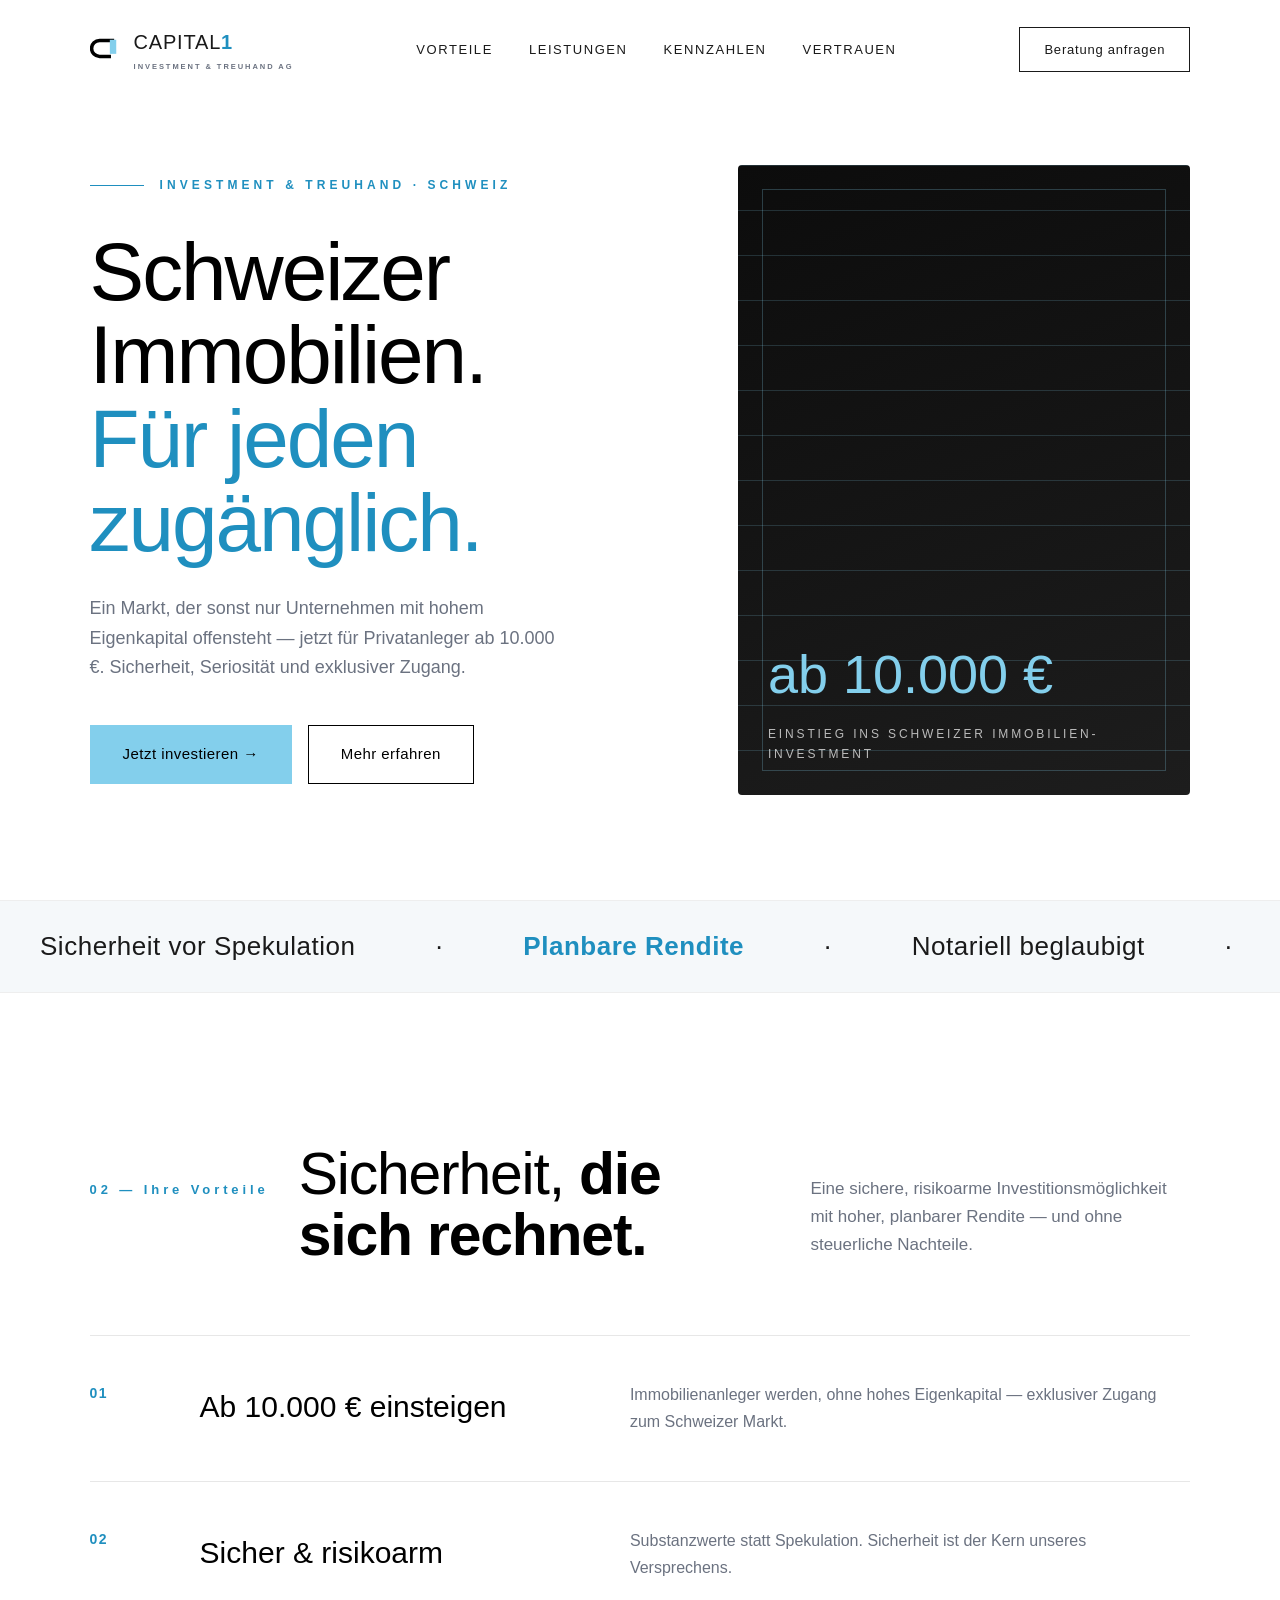
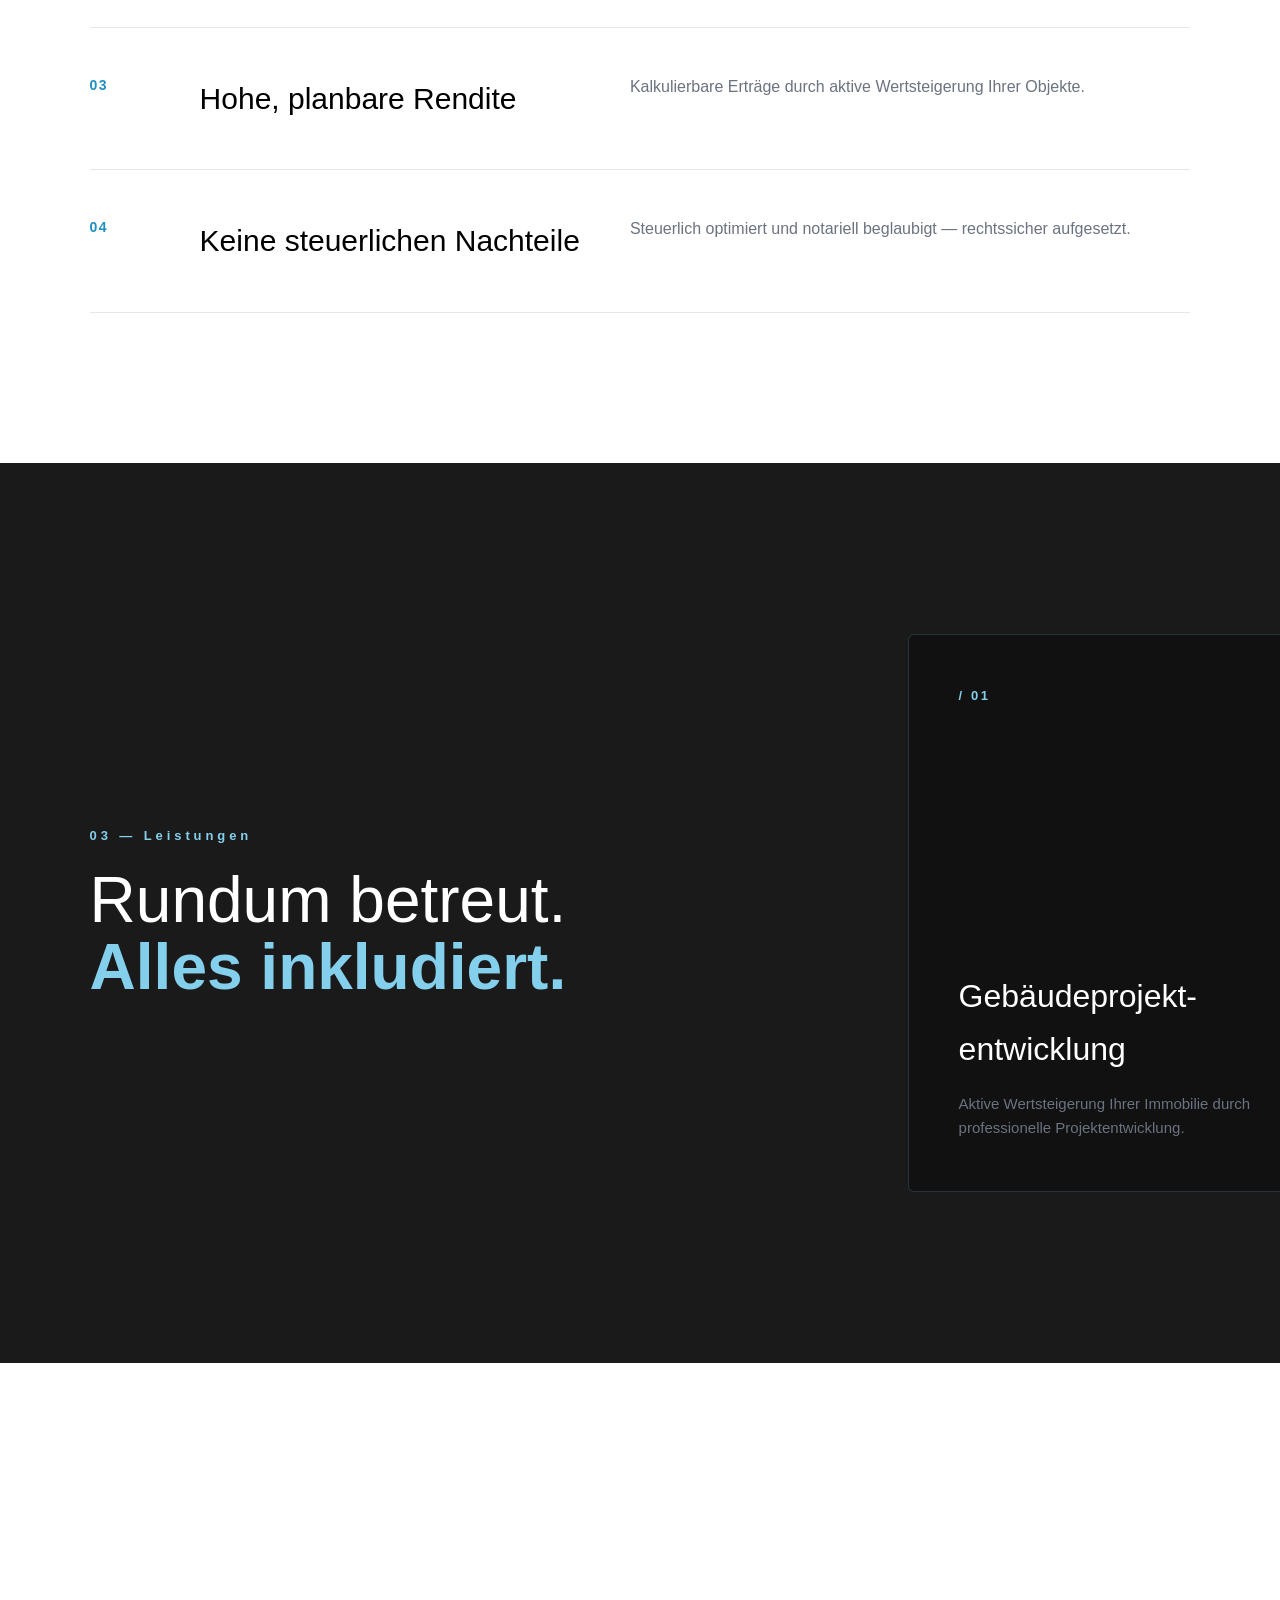
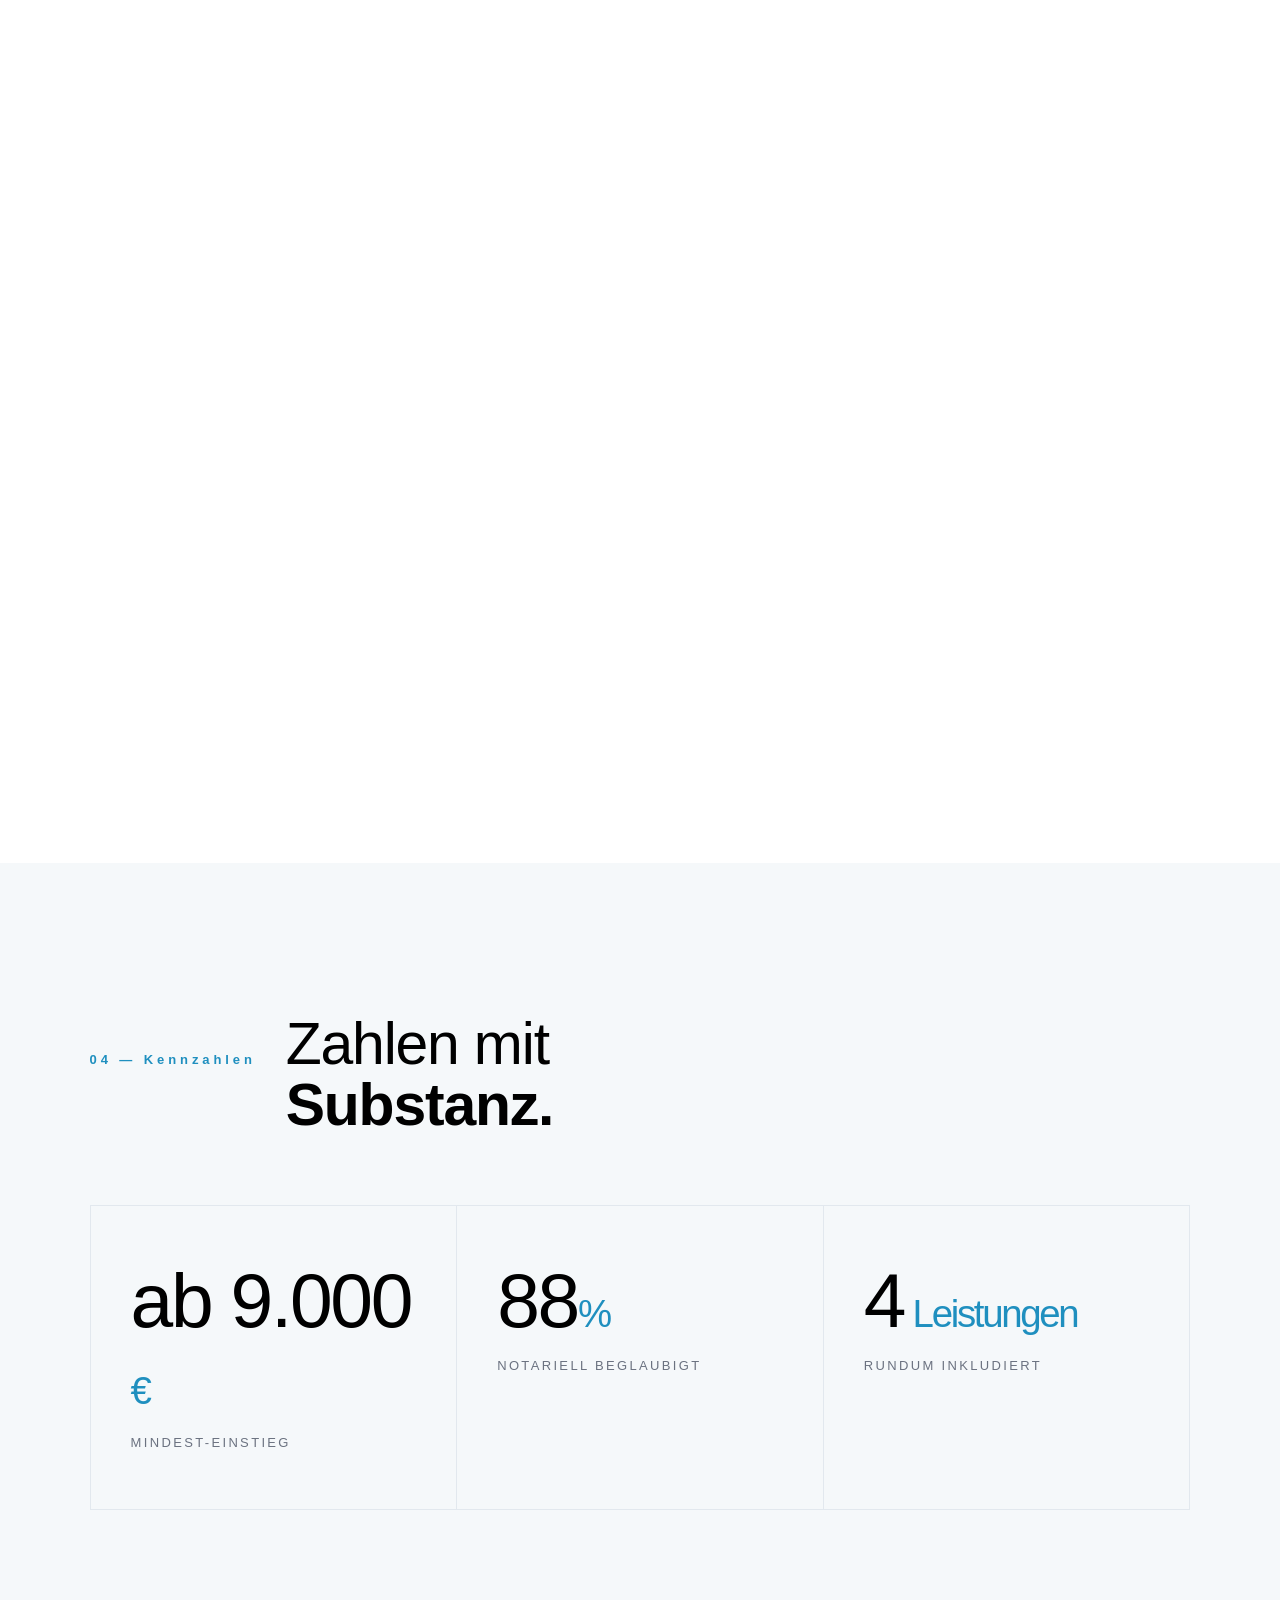
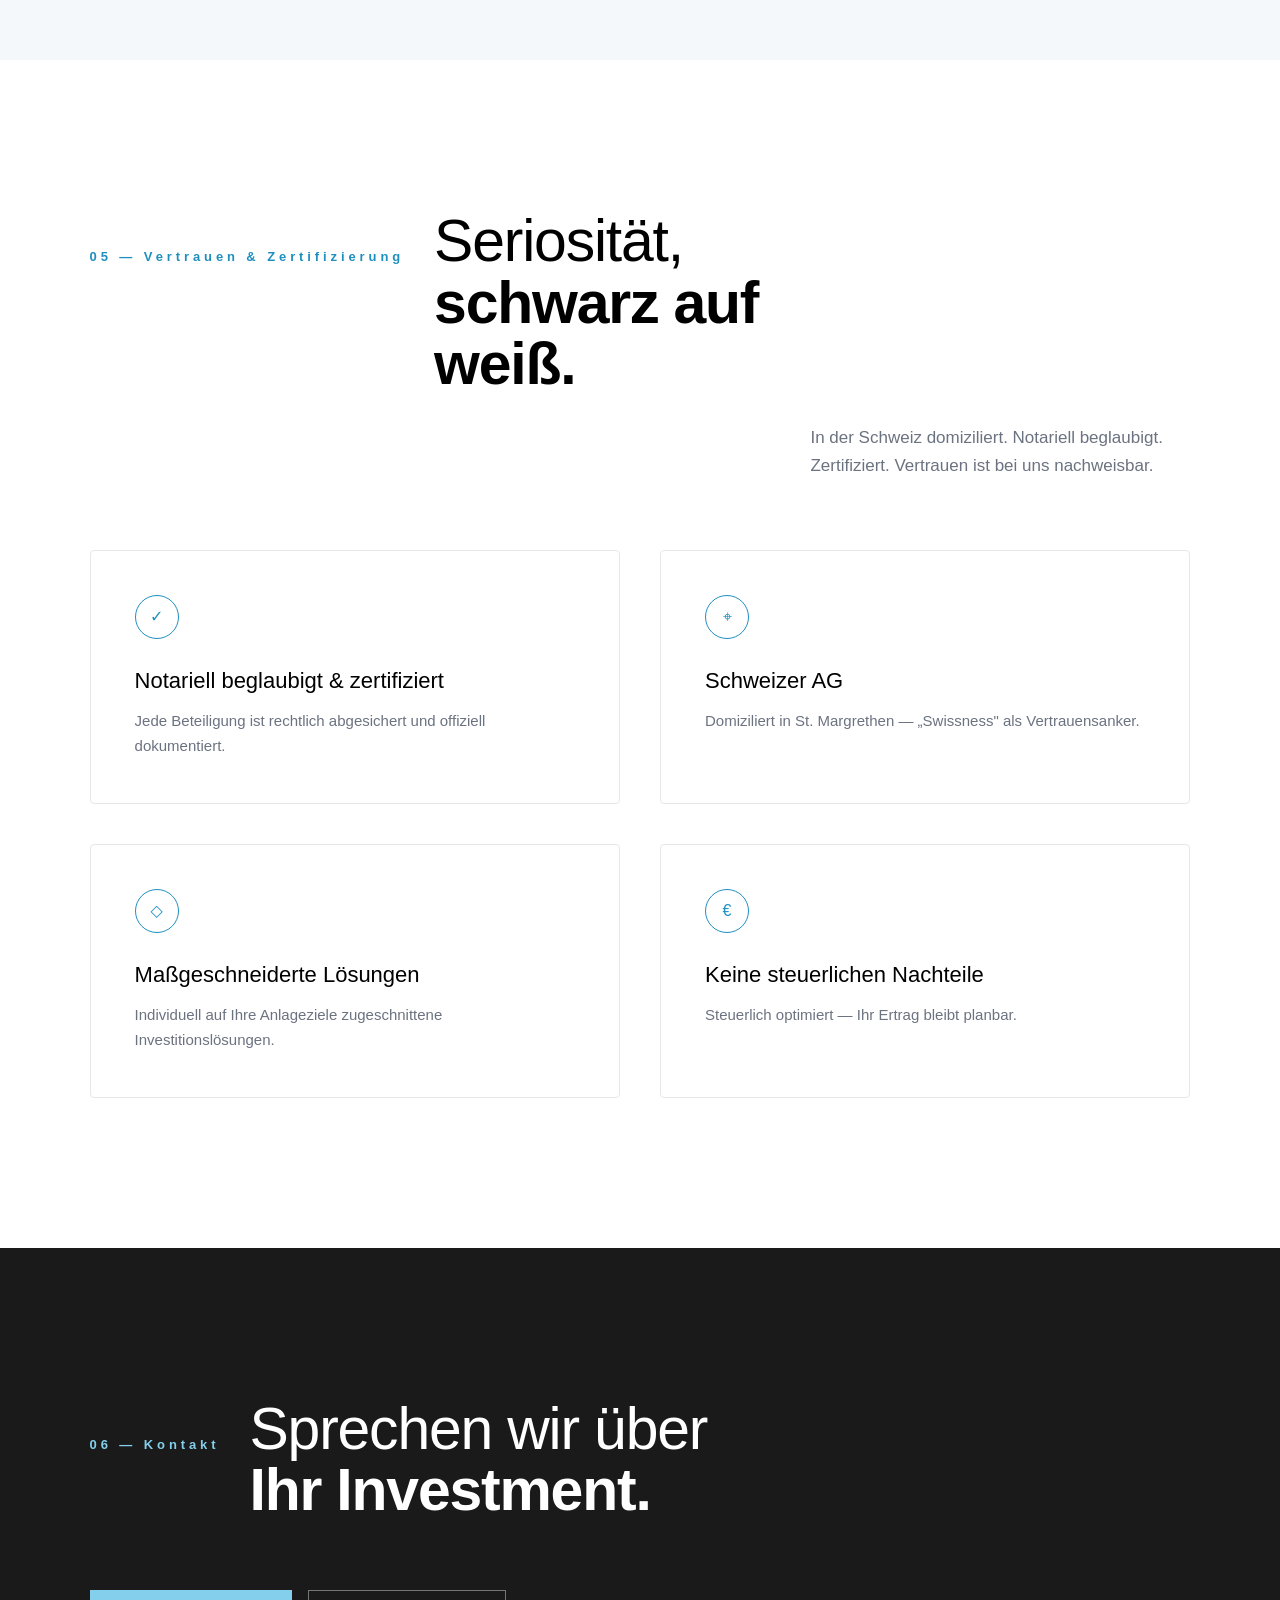
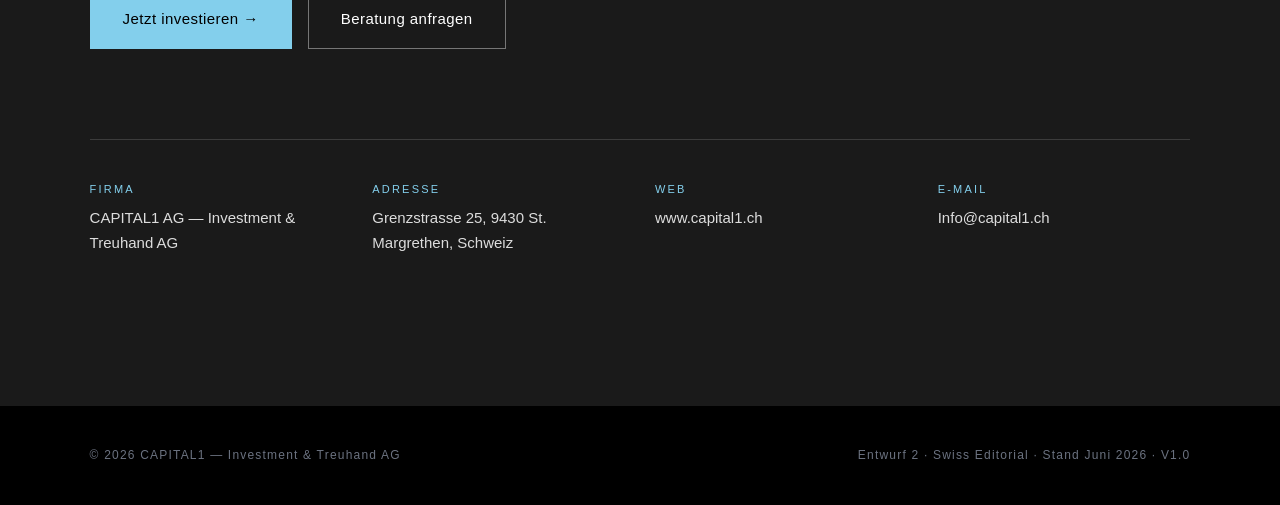
<file: entwurf-2-editorial.html>
<!DOCTYPE html>
<html lang="de">
<head>
<meta charset="UTF-8">
<meta name="viewport" content="width=device-width, initial-scale=1.0">
<title>CAPITAL1 — Schweizer Immobilien · Entwurf 2 Editorial</title>
<style>
  :root{
    --black:#000;--anthracite:#1A1A1A;--blue:#83CFEC;--blue-dark:#1F8FBF;
    --grey:#6B7280;--fog:#F5F8FA;--white:#fff;
    --font:"Helvetica Neue",Helvetica,Arial,system-ui,sans-serif;
    --ease:cubic-bezier(.19,1,.22,1);
  }
  *{margin:0;padding:0;box-sizing:border-box}
  html{scroll-behavior:smooth}
  body{font-family:var(--font);background:var(--white);color:var(--anthracite);font-weight:300;line-height:1.65;overflow-x:hidden;-webkit-font-smoothing:antialiased}
  ::selection{background:var(--blue);color:#000}
  a{color:var(--blue-dark);text-decoration:none}

  .progress{position:fixed;top:0;left:0;height:2px;background:var(--blue-dark);z-index:300;width:0}

  /* NAV */
  header.nav{position:fixed;inset:0 0 auto 0;z-index:200;display:flex;align-items:center;justify-content:space-between;padding:26px 7vw;mix-blend-mode:normal;transition:.45s var(--ease)}
  header.nav.scrolled{background:rgba(255,255,255,.85);backdrop-filter:blur(16px);padding:16px 7vw;box-shadow:0 1px 0 rgba(0,0,0,.06)}
  .logo{display:flex;align-items:center;gap:12px;font-size:20px;letter-spacing:.04em}
  .logo .mark{width:32px;height:32px;flex:none}
  .logo .mark svg{width:100%;height:100%;display:block}
  .logo .one{color:var(--blue-dark);font-weight:600}
  .logo small{display:block;font-size:7.5px;letter-spacing:.26em;color:var(--grey);font-weight:600;margin-top:2px}
  nav ul{display:flex;gap:36px;list-style:none}
  nav a{color:var(--anthracite);font-size:13px;letter-spacing:.12em;text-transform:uppercase;font-weight:400;position:relative}
  nav a::after{content:"";position:absolute;left:0;bottom:-6px;width:0;height:1px;background:var(--blue-dark);transition:width .35s var(--ease)}
  nav a:hover::after{width:100%}
  .nav-cta{padding:11px 24px;border:1px solid var(--anthracite);color:var(--anthracite);font-size:13px;letter-spacing:.06em;transition:.3s}
  .nav-cta:hover{background:var(--anthracite);color:#fff}
  @media(max-width:880px){nav ul{display:none}}

  /* HERO editorial */
  .hero{min-height:100vh;display:grid;grid-template-columns:1.3fr 1fr;align-items:center;padding:140px 7vw 80px;gap:60px;position:relative}
  .hero::before{content:"01";position:absolute;right:7vw;top:18vh;font-size:18vw;font-weight:200;color:var(--fog);z-index:0;line-height:1;letter-spacing:-.04em}
  .hero-text{position:relative;z-index:2}
  .eyebrow{font-size:12px;letter-spacing:.34em;text-transform:uppercase;color:var(--blue-dark);font-weight:600;margin-bottom:34px;display:flex;align-items:center;gap:16px}
  .eyebrow::before{content:"";width:54px;height:1px;background:var(--blue-dark)}
  h1{font-size:clamp(44px,6.4vw,92px);font-weight:200;line-height:1.02;letter-spacing:-.025em;color:var(--black)}
  h1 em{font-style:normal;color:var(--blue-dark)}
  .hero-text p{max-width:480px;margin-top:30px;font-size:18px;color:var(--grey)}
  .hero-cta{display:flex;gap:16px;margin-top:42px;flex-wrap:wrap}
  .btn{padding:16px 32px;font-size:15px;letter-spacing:.03em;cursor:pointer;transition:.35s var(--ease);display:inline-flex;align-items:center;gap:9px;border:1px solid transparent}
  .btn-primary{background:var(--blue);color:#000;font-weight:500}
  .btn-primary:hover{transform:translateY(-3px);box-shadow:0 16px 40px rgba(131,207,236,.45)}
  .btn-ghost{border-color:#000;color:#000}
  .btn-ghost:hover{background:#000;color:#fff}
  .hero-visual{position:relative;z-index:1;height:70vh;border-radius:4px;overflow:hidden;background:linear-gradient(160deg,#0c0c0c,#1d1d1d)}
  .hero-visual .lines{position:absolute;inset:0}
  .hero-visual .lines i{position:absolute;left:0;right:0;height:1px;background:rgba(131,207,236,.18)}
  .hero-visual .tag{position:absolute;left:30px;bottom:30px;color:#fff;z-index:3}
  .hero-visual .tag .big{font-size:54px;font-weight:200;color:var(--blue)}
  .hero-visual .tag .sm{font-size:12px;letter-spacing:.24em;text-transform:uppercase;color:rgba(255,255,255,.7);margin-top:6px}
  .hero-visual .frame{position:absolute;inset:24px;border:1px solid rgba(131,207,236,.25);z-index:2}
  @media(max-width:880px){.hero{grid-template-columns:1fr}.hero-visual{height:46vh;margin-top:20px}.hero::before{display:none}}

  /* MARQUEE */
  .marquee{border-top:1px solid #eee;border-bottom:1px solid #eee;overflow:hidden;padding:24px 0;white-space:nowrap;background:var(--fog)}
  .marquee div{display:inline-block;animation:scrollx 28s linear infinite}
  .marquee span{font-size:26px;font-weight:200;color:var(--anthracite);margin:0 40px;letter-spacing:.02em}
  .marquee b{color:var(--blue-dark)}
  @keyframes scrollx{to{transform:translateX(-50%)}}

  /* SECTION */
  section{padding:150px 7vw;position:relative}
  .sec-head{display:flex;gap:30px;align-items:baseline;margin-bottom:70px;flex-wrap:wrap}
  .sec-num{font-size:13px;letter-spacing:.3em;color:var(--blue-dark);font-weight:600}
  .sec-title{font-size:clamp(34px,4.6vw,62px);font-weight:200;line-height:1.04;letter-spacing:-.02em;max-width:14ch;color:var(--black)}
  .sec-title b{font-weight:600}
  .sec-intro{max-width:380px;margin-left:auto;color:var(--grey);font-size:17px}

  .reveal{opacity:0;transform:translateY(36px);transition:all 1s var(--ease)}
  .reveal.in{opacity:1;transform:none}
  .reveal.d1{transition-delay:.08s}.reveal.d2{transition-delay:.16s}.reveal.d3{transition-delay:.24s}.reveal.d4{transition-delay:.32s}

  /* VORTEILE editorial list */
  .v-list{border-top:1px solid #e7e7e7}
  .v-row{display:grid;grid-template-columns:80px 1fr 1.4fr;gap:30px;padding:46px 0;border-bottom:1px solid #e7e7e7;align-items:start;transition:.4s var(--ease)}
  .v-row:hover{padding-left:18px;background:linear-gradient(90deg,var(--fog),transparent)}
  .v-row .idx{font-size:14px;color:var(--blue-dark);font-weight:600;letter-spacing:.1em}
  .v-row h3{font-size:30px;font-weight:300;color:var(--black)}
  .v-row p{color:var(--grey);font-size:16px}
  @media(max-width:760px){.v-row{grid-template-columns:1fr;gap:10px}}

  /* HORIZONTAL PINNED Leistungen */
  .pin{height:400vh;position:relative}
  .pin-sticky{position:sticky;top:0;height:100vh;display:flex;align-items:center;overflow:hidden;background:var(--anthracite);color:#fff}
  .pin-track{display:flex;gap:50px;padding:0 7vw;will-change:transform}
  .pin-intro{flex:none;width:60vw;display:flex;flex-direction:column;justify-content:center}
  .pin-intro .sec-num{color:var(--blue)}
  .pin-intro h2{font-size:clamp(34px,5vw,72px);font-weight:200;color:#fff;line-height:1.05;margin-top:20px}
  .pin-intro h2 b{font-weight:600;color:var(--blue)}
  .pin-card{flex:none;width:34vw;min-width:330px;background:#111;border:1px solid rgba(131,207,236,.18);border-radius:6px;padding:50px;display:flex;flex-direction:column;justify-content:space-between;height:62vh}
  .pin-card .n{font-size:13px;color:var(--blue);letter-spacing:.2em;font-weight:600}
  .pin-card h3{font-size:32px;font-weight:300;margin-top:auto;color:#fff}
  .pin-card p{color:var(--grey);margin-top:16px;font-size:15px}
  @media(max-width:760px){.pin{height:auto}.pin-sticky{position:relative;height:auto;padding:90px 0}.pin-track{flex-direction:column;transform:none!important}.pin-card{width:100%;height:auto}.pin-intro{width:100%}}

  /* KENNZAHLEN */
  .metrics{background:var(--fog)}
  .m-grid{display:grid;grid-template-columns:repeat(3,1fr);gap:1px;background:#e2e8ee;border:1px solid #e2e8ee;margin-top:10px}
  .m{background:var(--fog);padding:56px 40px}
  .m .val{font-size:clamp(46px,6vw,84px);font-weight:200;color:var(--black);letter-spacing:-.03em;line-height:1}
  .m .val .u{color:var(--blue-dark);font-weight:300;font-size:.5em;vertical-align:baseline}
  .m .lbl{margin-top:16px;font-size:13px;letter-spacing:.18em;text-transform:uppercase;color:var(--grey)}
  @media(max-width:760px){.m-grid{grid-template-columns:1fr}}

  /* VERTRAUEN */
  .trust{background:var(--white)}
  .t-grid{display:grid;grid-template-columns:repeat(2,1fr);gap:40px;margin-top:40px}
  .t-card{border:1px solid #e7e7e7;padding:44px;border-radius:4px;transition:.4s}
  .t-card:hover{border-color:var(--blue);box-shadow:0 20px 50px rgba(0,0,0,.06)}
  .t-card .ico{width:44px;height:44px;border:1px solid var(--blue-dark);border-radius:50%;display:flex;align-items:center;justify-content:center;color:var(--blue-dark);margin-bottom:24px}
  .t-card h3{font-size:22px;font-weight:300;color:var(--black);margin-bottom:10px}
  .t-card p{color:var(--grey);font-size:15px}
  @media(max-width:760px){.t-grid{grid-template-columns:1fr}}

  /* KONTAKT */
  .contact{background:var(--anthracite);color:#fff}
  .contact .sec-title{color:#fff}
  .contact-cta{display:flex;gap:16px;margin-top:40px;flex-wrap:wrap}
  .contact .btn-ghost{border-color:rgba(255,255,255,.4);color:#fff}
  .contact .btn-ghost:hover{background:#fff;color:#000}
  .c-meta{margin-top:90px;display:grid;grid-template-columns:repeat(4,1fr);gap:30px;border-top:1px solid rgba(255,255,255,.15);padding-top:40px}
  .c-meta .k{color:var(--blue);font-size:11px;letter-spacing:.2em;text-transform:uppercase;margin-bottom:8px}
  .c-meta .v{color:rgba(255,255,255,.85);font-size:15px}
  @media(max-width:760px){.c-meta{grid-template-columns:1fr 1fr;gap:26px}}

  footer{background:#000;color:var(--grey);padding:40px 7vw;display:flex;justify-content:space-between;flex-wrap:wrap;gap:12px;font-size:12px;letter-spacing:.1em}

  @media(prefers-reduced-motion:reduce){*{animation:none!important;transition:none!important}.reveal{opacity:1;transform:none}.pin{height:auto}.pin-sticky{position:relative;height:auto}.pin-track{transform:none!important;flex-direction:column}}
</style>
</head>
<body>
<div class="progress" id="prog"></div>

<header class="nav" id="nav">
  <div class="logo">
    <span class="mark"><svg viewBox="0 0 100 100"><path d="M70 20 H30 a25 25 0 0 0 0 50 H60" stroke="#000" stroke-width="11" fill="none" stroke-linecap="square"/><rect x="62" y="18" width="20" height="44" fill="#83CFEC"/></svg></span>
    <span>CAPITAL<span class="one">1</span><small>INVESTMENT &amp; TREUHAND AG</small></span>
  </div>
  <nav><ul>
    <li><a href="#vorteile">Vorteile</a></li>
    <li><a href="#leistungen">Leistungen</a></li>
    <li><a href="#kennzahlen">Kennzahlen</a></li>
    <li><a href="#vertrauen">Vertrauen</a></li>
  </ul></nav>
  <a href="#kontakt" class="nav-cta">Beratung anfragen</a>
</header>

<!-- HERO -->
<section class="hero">
  <div class="hero-text">
    <div class="eyebrow">Investment &amp; Treuhand · Schweiz</div>
    <h1>Schweizer<br>Immobilien.<br><em>Für jeden zugänglich.</em></h1>
    <p>Ein Markt, der sonst nur Unternehmen mit hohem Eigenkapital offensteht — jetzt für Privatanleger ab 10.000 €. Sicherheit, Seriosität und exklusiver Zugang.</p>
    <div class="hero-cta">
      <a href="#kontakt" class="btn btn-primary">Jetzt investieren →</a>
      <a href="#vorteile" class="btn btn-ghost">Mehr erfahren</a>
    </div>
  </div>
  <div class="hero-visual" id="hv">
    <div class="lines" id="hvlines"></div>
    <div class="frame"></div>
    <div class="tag"><div class="big">ab 10.000 €</div><div class="sm">Einstieg ins Schweizer Immobilien-Investment</div></div>
  </div>
</section>

<!-- MARQUEE -->
<div class="marquee"><div>
  <span>Sicherheit vor Spekulation</span><span>·</span><span><b>Planbare Rendite</b></span><span>·</span><span>Notariell beglaubigt</span><span>·</span><span><b>Swissness</b></span><span>·</span><span>Alles inkludiert</span><span>·</span>
  <span>Sicherheit vor Spekulation</span><span>·</span><span><b>Planbare Rendite</b></span><span>·</span><span>Notariell beglaubigt</span><span>·</span><span><b>Swissness</b></span><span>·</span><span>Alles inkludiert</span><span>·</span>
</div></div>

<!-- VORTEILE -->
<section id="vorteile">
  <div class="sec-head">
    <span class="sec-num reveal">02 — Ihre Vorteile</span>
    <h2 class="sec-title reveal d1">Sicherheit, <b>die sich rechnet.</b></h2>
    <p class="sec-intro reveal d2">Eine sichere, risikoarme Investitionsmöglichkeit mit hoher, planbarer Rendite — und ohne steuerliche Nachteile.</p>
  </div>
  <div class="v-list">
    <div class="v-row reveal"><span class="idx">01</span><h3>Ab 10.000 € einsteigen</h3><p>Immobilienanleger werden, ohne hohes Eigenkapital — exklusiver Zugang zum Schweizer Markt.</p></div>
    <div class="v-row reveal"><span class="idx">02</span><h3>Sicher &amp; risikoarm</h3><p>Substanzwerte statt Spekulation. Sicherheit ist der Kern unseres Versprechens.</p></div>
    <div class="v-row reveal"><span class="idx">03</span><h3>Hohe, planbare Rendite</h3><p>Kalkulierbare Erträge durch aktive Wertsteigerung Ihrer Objekte.</p></div>
    <div class="v-row reveal"><span class="idx">04</span><h3>Keine steuerlichen Nachteile</h3><p>Steuerlich optimiert und notariell beglaubigt — rechtssicher aufgesetzt.</p></div>
  </div>
</section>

<!-- LEISTUNGEN horizontal pinned -->
<section class="pin" id="leistungen" style="padding:0">
  <div class="pin-sticky">
    <div class="pin-track" id="track">
      <div class="pin-intro">
        <span class="sec-num">03 — Leistungen</span>
        <h2>Rundum betreut.<br><b>Alles inkludiert.</b></h2>
      </div>
      <div class="pin-card"><span class="n">/ 01</span><h3>Gebäude­projekt­entwicklung</h3><p>Aktive Wertsteigerung Ihrer Immobilie durch professionelle Projektentwicklung.</p></div>
      <div class="pin-card"><span class="n">/ 02</span><h3>Hausverwaltung</h3><p>Komplette Bewirtschaftung — Sie müssen sich um nichts kümmern.</p></div>
      <div class="pin-card"><span class="n">/ 03</span><h3>Finanzverwaltung</h3><p>Transparente Verwaltung Ihrer Erträge und Finanzen.</p></div>
      <div class="pin-card"><span class="n">/ 04</span><h3>Versicherung</h3><p>Vollständige Versicherungsabwicklung inklusive.</p></div>
      <div class="pin-card"><span class="n">/ 05</span><h3>Steuererklärung</h3><p>Wir übernehmen Ihre Steuererklärung — ein Aufwand weniger.</p></div>
    </div>
  </div>
</section>

<!-- KENNZAHLEN -->
<section class="metrics" id="kennzahlen">
  <div class="sec-head">
    <span class="sec-num reveal">04 — Kennzahlen</span>
    <h2 class="sec-title reveal d1">Zahlen mit <b>Substanz.</b></h2>
  </div>
  <div class="m-grid">
    <div class="m reveal d1"><div class="val">ab <span class="count" data-to="10">0</span>.000<span class="u"> €</span></div><div class="lbl">Mindest-Einstieg</div></div>
    <div class="m reveal d2"><div class="val"><span class="count" data-to="100">0</span><span class="u">%</span></div><div class="lbl">Notariell beglaubigt</div></div>
    <div class="m reveal d3"><div class="val"><span class="count" data-to="5">0</span><span class="u"> Leistungen</span></div><div class="lbl">Rundum inkludiert</div></div>
  </div>
</section>

<!-- VERTRAUEN -->
<section class="trust" id="vertrauen">
  <div class="sec-head">
    <span class="sec-num reveal">05 — Vertrauen &amp; Zertifizierung</span>
    <h2 class="sec-title reveal d1">Seriosität, <b>schwarz auf weiß.</b></h2>
    <p class="sec-intro reveal d2">In der Schweiz domiziliert. Notariell beglaubigt. Zertifiziert. Vertrauen ist bei uns nachweisbar.</p>
  </div>
  <div class="t-grid">
    <div class="t-card reveal d1"><div class="ico">✓</div><h3>Notariell beglaubigt &amp; zertifiziert</h3><p>Jede Beteiligung ist rechtlich abgesichert und offiziell dokumentiert.</p></div>
    <div class="t-card reveal d2"><div class="ico">⌖</div><h3>Schweizer AG</h3><p>Domiziliert in St. Margrethen — „Swissness" als Vertrauensanker.</p></div>
    <div class="t-card reveal d3"><div class="ico">◇</div><h3>Maßgeschneiderte Lösungen</h3><p>Individuell auf Ihre Anlageziele zugeschnittene Investitionslösungen.</p></div>
    <div class="t-card reveal d4"><div class="ico">€</div><h3>Keine steuerlichen Nachteile</h3><p>Steuerlich optimiert — Ihr Ertrag bleibt planbar.</p></div>
  </div>
</section>

<!-- KONTAKT -->
<section class="contact" id="kontakt">
  <div class="sec-head">
    <span class="sec-num reveal" style="color:var(--blue)">06 — Kontakt</span>
    <h2 class="sec-title reveal d1">Sprechen wir über <b>Ihr Investment.</b></h2>
  </div>
  <div class="contact-cta reveal d2">
    <a href="mailto:Info@capital1.ch" class="btn btn-primary">Jetzt investieren →</a>
    <a href="mailto:Info@capital1.ch" class="btn btn-ghost">Beratung anfragen</a>
  </div>
  <div class="c-meta">
    <div class="reveal d1"><div class="k">Firma</div><div class="v">CAPITAL1 AG — Investment &amp; Treuhand AG</div></div>
    <div class="reveal d2"><div class="k">Adresse</div><div class="v">Grenzstrasse 25, 9430 St. Margrethen, Schweiz</div></div>
    <div class="reveal d3"><div class="k">Web</div><div class="v">www.capital1.ch</div></div>
    <div class="reveal d4"><div class="k">E-Mail</div><div class="v">Info@capital1.ch</div></div>
  </div>
</section>

<footer>
  <span>© 2026 CAPITAL1 — Investment &amp; Treuhand AG</span>
  <span>Entwurf 2 · Swiss Editorial · Stand Juni 2026 · V1.0</span>
</footer>

<script>
  const prog=document.getElementById('prog'),nav=document.getElementById('nav');
  function sc(){const h=document.documentElement.scrollHeight-innerHeight;prog.style.width=(scrollY/h*100)+'%';nav.classList.toggle('scrolled',scrollY>40);}
  addEventListener('scroll',sc,{passive:true});sc();

  const io=new IntersectionObserver(es=>es.forEach(e=>{if(e.isIntersecting){e.target.classList.add('in');io.unobserve(e.target);}}),{threshold:.15});
  document.querySelectorAll('.reveal').forEach(el=>io.observe(el));

  const cio=new IntersectionObserver(es=>es.forEach(e=>{if(!e.isIntersecting)return;cio.unobserve(e.target);
    const el=e.target,to=+el.dataset.to;let s=null;
    function st(t){if(!s)s=t;const p=Math.min((t-s)/1300,1);el.textContent=Math.round((1-Math.pow(1-p,3))*to);if(p<1)requestAnimationFrame(st);}requestAnimationFrame(st);
  }),{threshold:.6});
  document.querySelectorAll('.count').forEach(el=>cio.observe(el));

  /* hero deco lines */
  const hvl=document.getElementById('hvlines');
  for(let i=0;i<14;i++){const l=document.createElement('i');l.style.top=(i/14*100)+'%';hvl.appendChild(l);}
  const hv=document.getElementById('hv');
  addEventListener('mousemove',e=>{const r=hv.getBoundingClientRect();if(r.bottom<0||r.top>innerHeight)return;
    const x=(e.clientX/innerWidth-.5)*16,y=(e.clientY/innerHeight-.5)*16;
    hvl.style.transform=`translate(${x}px,${y}px)`;});

  /* horizontal pinned scroll */
  const pin=document.getElementById('leistungen'),track=document.getElementById('track');
  const reduce=matchMedia('(prefers-reduced-motion:reduce)').matches;
  function pinScroll(){
    if(reduce||innerWidth<=760){track.style.transform='';return;}
    const rect=pin.getBoundingClientRect();
    const total=pin.offsetHeight-innerHeight;
    let p=Math.min(Math.max(-rect.top/total,0),1);
    const max=track.scrollWidth-innerWidth;
    track.style.transform=`translateX(${-p*max}px)`;
  }
  addEventListener('scroll',pinScroll,{passive:true});addEventListener('resize',pinScroll);pinScroll();
</script>
</body>
</html>
</file>
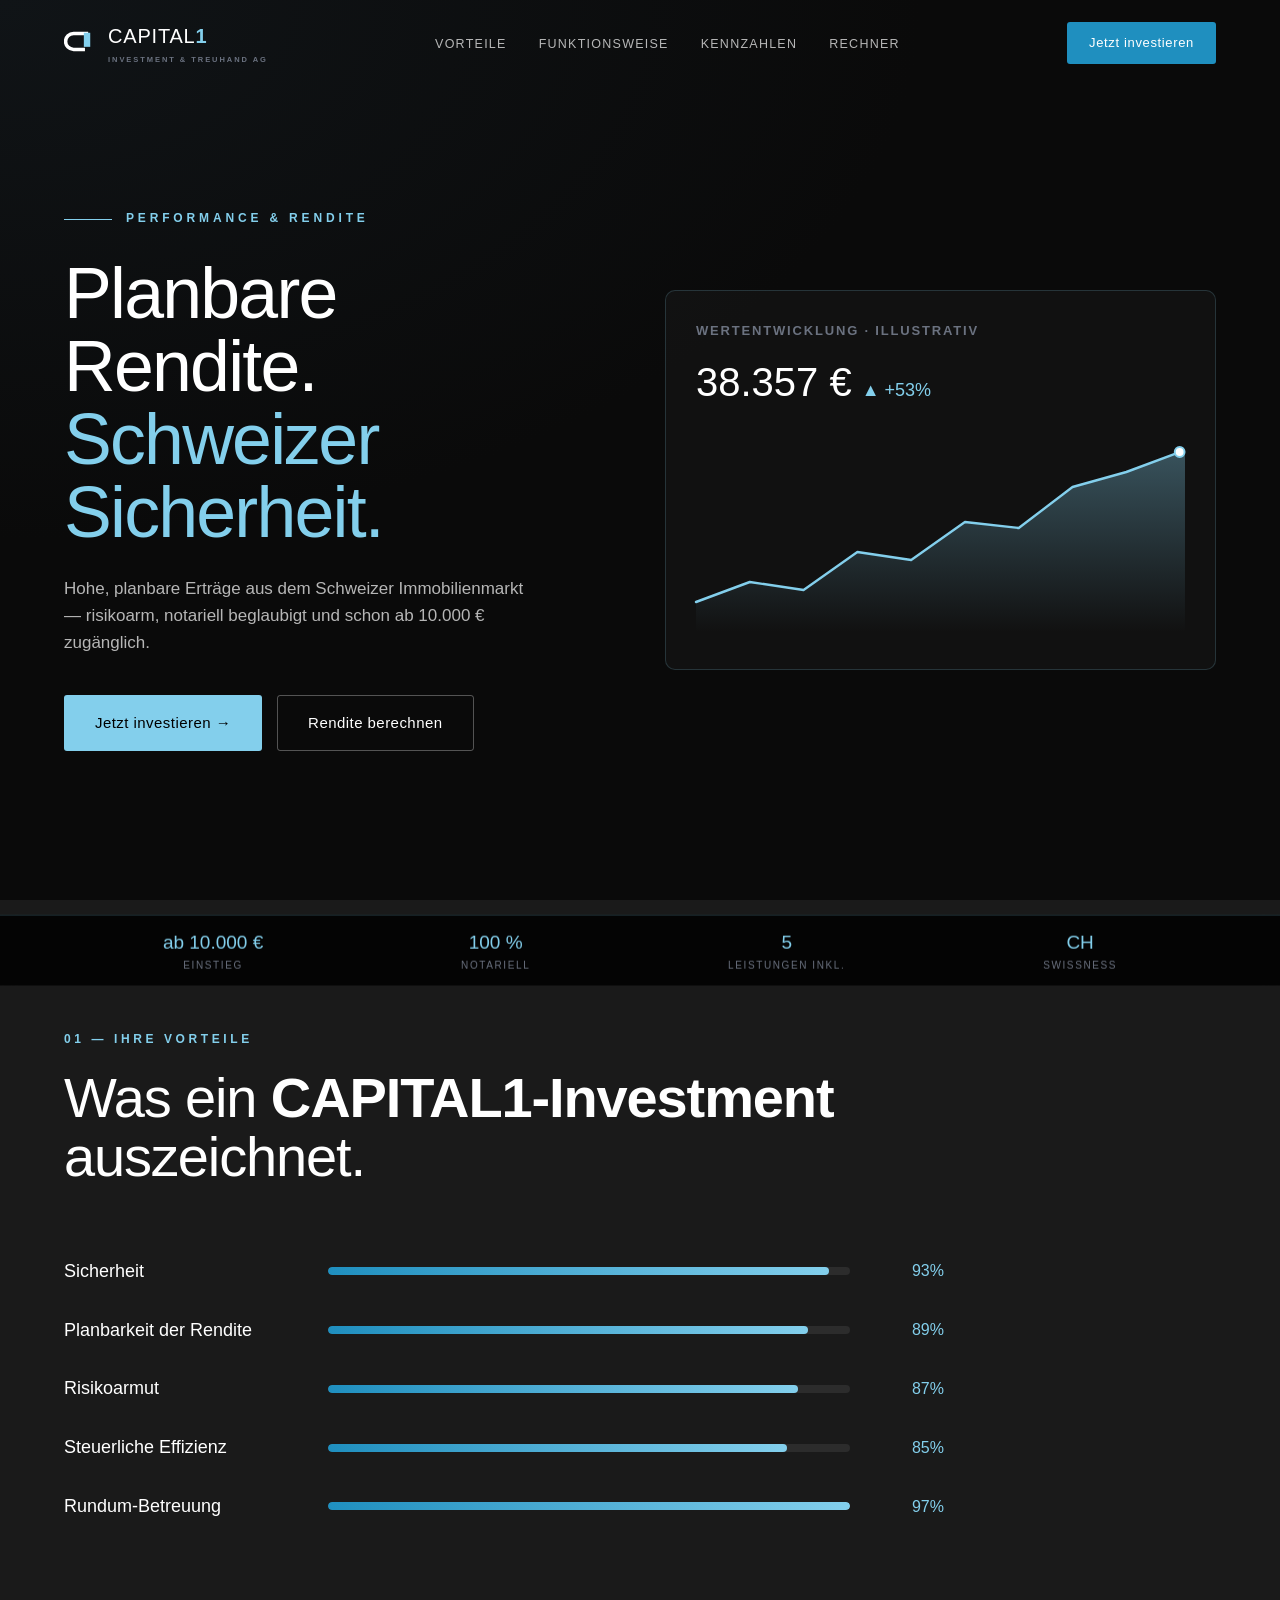
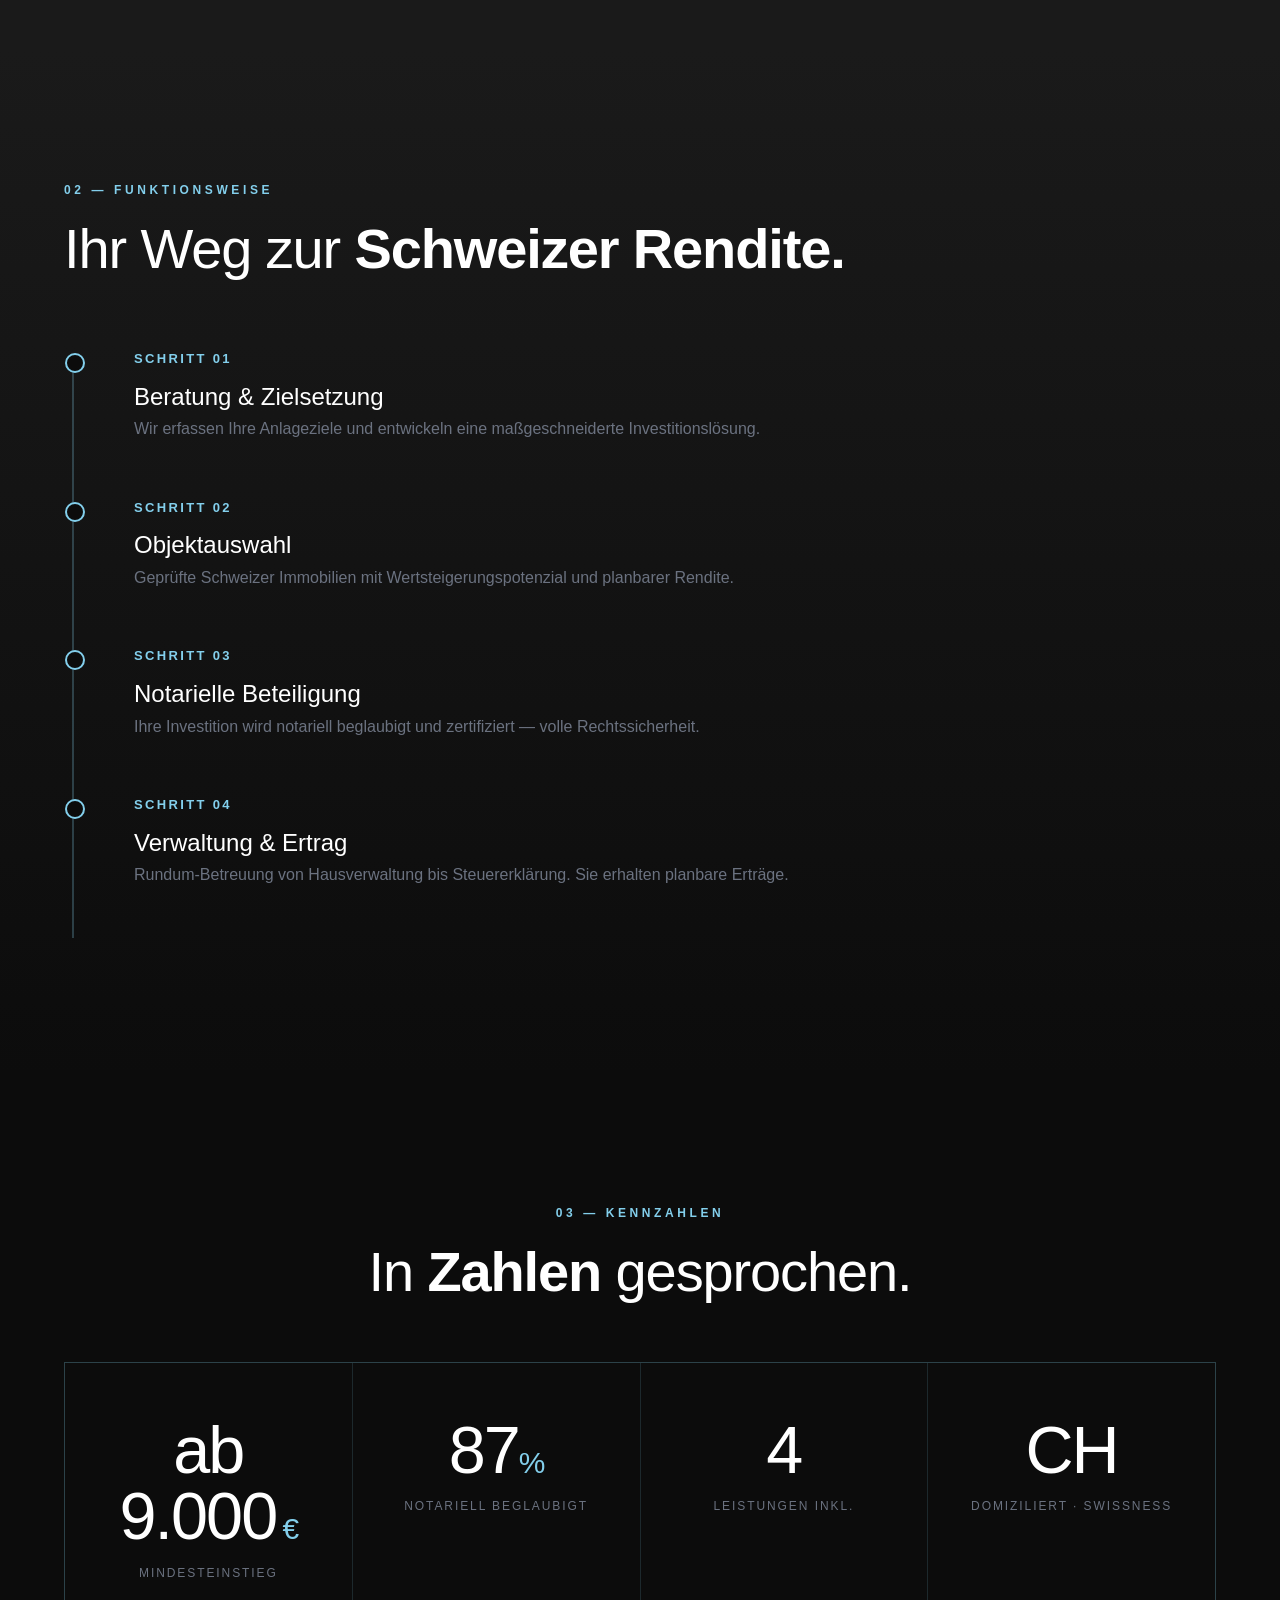
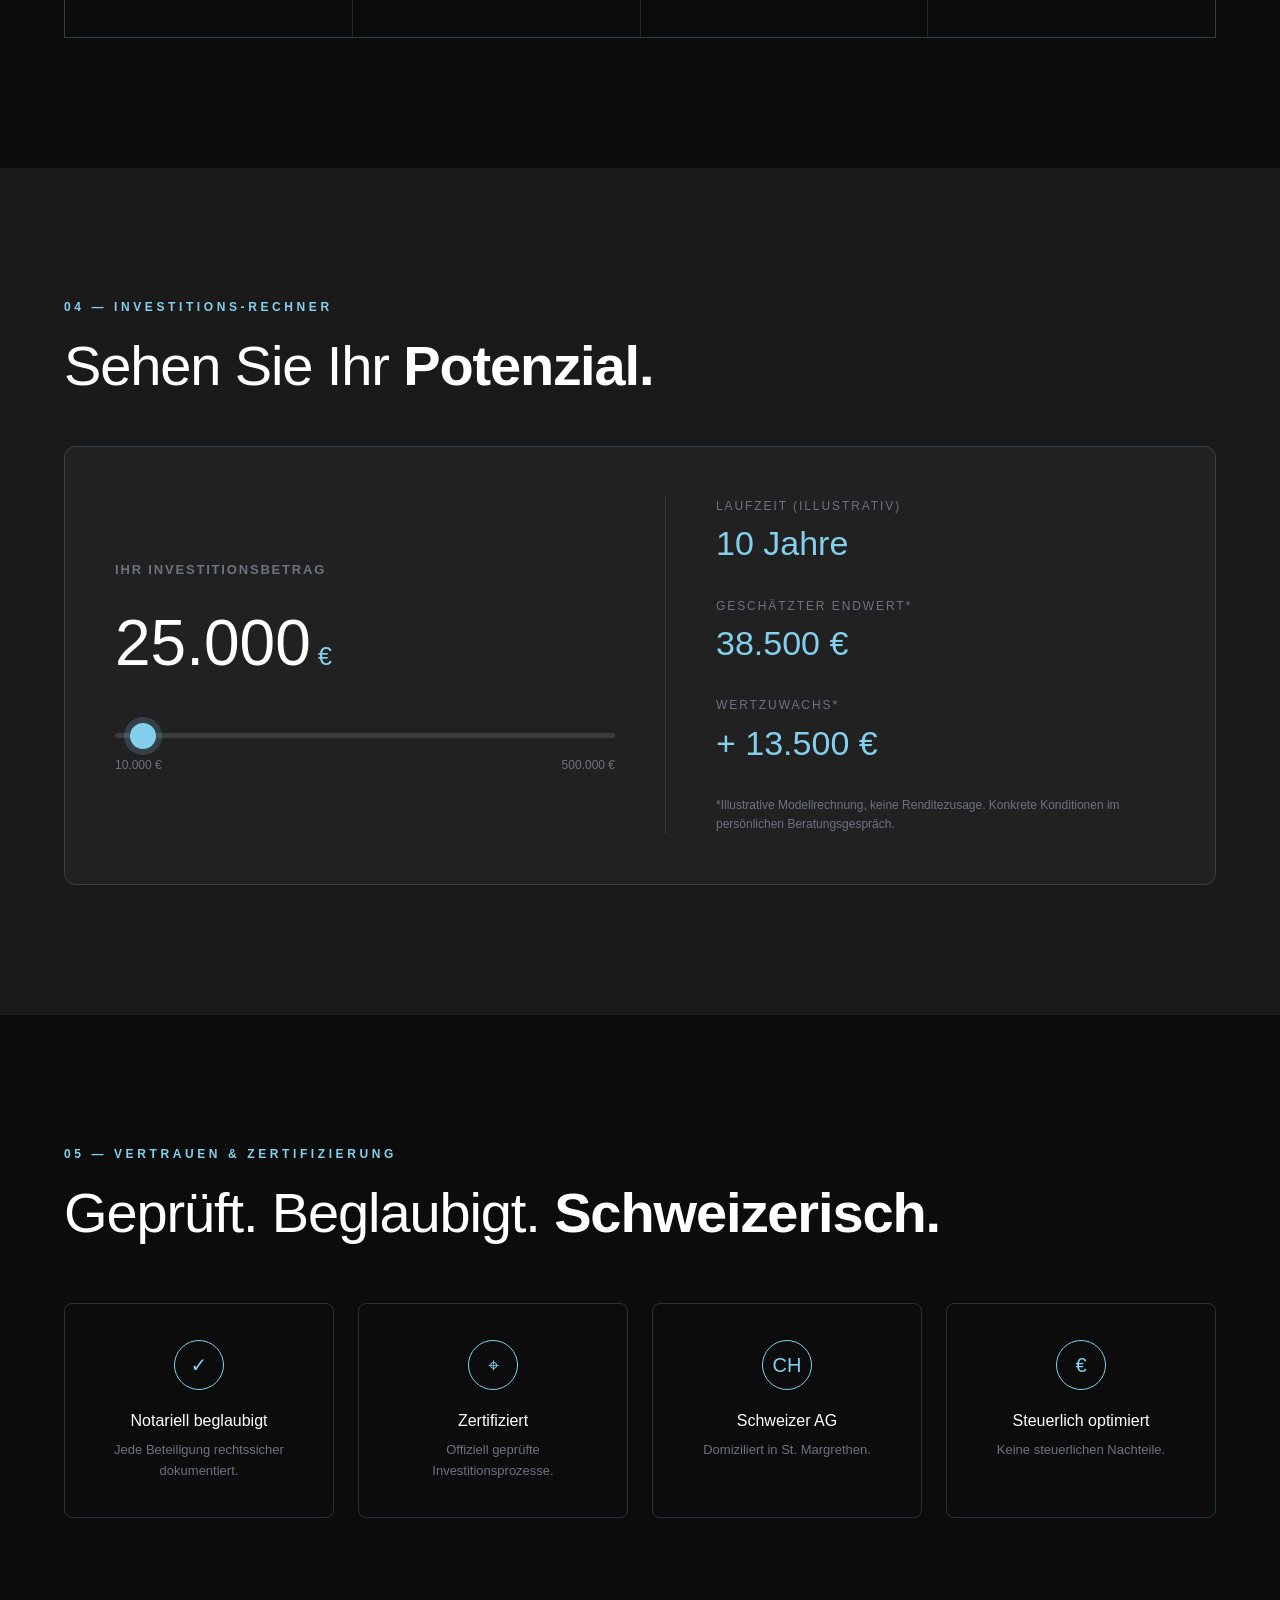
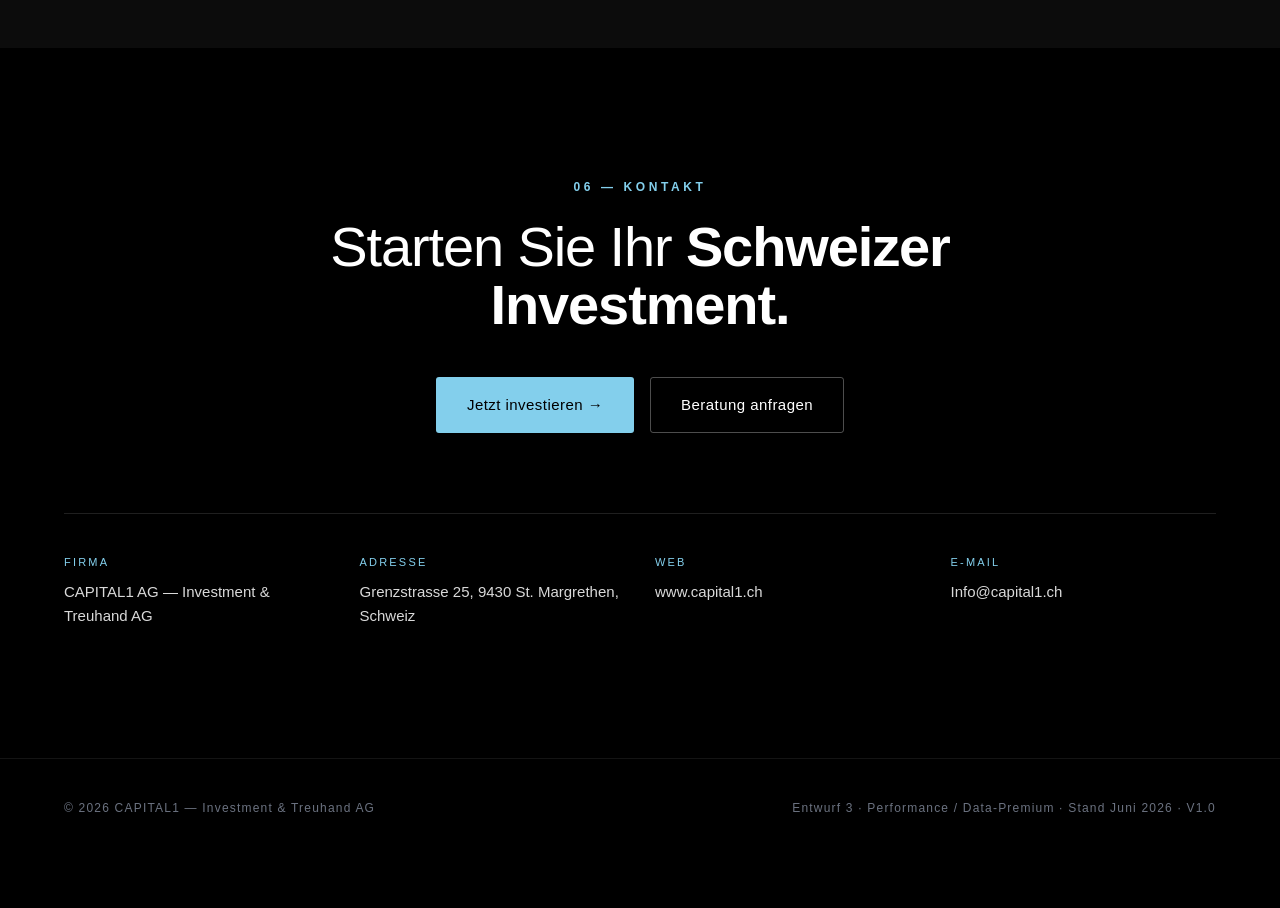
<file: entwurf-3-performance.html>
<!DOCTYPE html>
<html lang="de">
<head>
<meta charset="UTF-8">
<meta name="viewport" content="width=device-width, initial-scale=1.0">
<title>CAPITAL1 — Performance &amp; Rendite · Entwurf 3</title>
<style>
  :root{
    --black:#000;--anthracite:#1A1A1A;--blue:#83CFEC;--blue-dark:#1F8FBF;
    --grey:#6B7280;--fog:#F5F8FA;--white:#fff;
    --font:"Helvetica Neue",Helvetica,Arial,system-ui,sans-serif;
    --ease:cubic-bezier(.16,1,.3,1);
  }
  *{margin:0;padding:0;box-sizing:border-box}
  html{scroll-behavior:smooth}
  body{font-family:var(--font);background:var(--anthracite);color:#fff;font-weight:300;line-height:1.6;overflow-x:hidden;-webkit-font-smoothing:antialiased}
  ::selection{background:var(--blue);color:#000}

  .progress{position:fixed;top:0;left:0;height:3px;background:var(--blue);z-index:300;width:0}

  header.nav{position:fixed;inset:0 0 auto 0;z-index:200;display:flex;align-items:center;justify-content:space-between;padding:20px 5vw;transition:.4s var(--ease);border-bottom:1px solid transparent}
  header.nav.scrolled{background:rgba(10,10,10,.8);backdrop-filter:blur(16px);padding:14px 5vw;border-bottom:1px solid rgba(131,207,236,.14)}
  .logo{display:flex;align-items:center;gap:12px;font-size:20px;letter-spacing:.04em}
  .logo .mark{width:32px;height:32px;flex:none}.logo .mark svg{width:100%;height:100%}
  .logo .one{color:var(--blue);font-weight:600}
  .logo small{display:block;font-size:7.5px;letter-spacing:.26em;color:var(--grey);font-weight:600;margin-top:2px}
  nav ul{display:flex;gap:32px;list-style:none}
  nav a{color:rgba(255,255,255,.7);text-decoration:none;font-size:12.5px;letter-spacing:.1em;text-transform:uppercase;transition:.3s}
  nav a:hover{color:var(--blue)}
  .nav-cta{padding:11px 22px;background:var(--blue-dark);color:#fff;text-decoration:none;font-size:13px;letter-spacing:.05em;border-radius:3px;transition:.3s}
  .nav-cta:hover{background:var(--blue);color:#000}
  @media(max-width:880px){nav ul{display:none}}

  /* sticky live ticker */
  .ticker{position:fixed;bottom:0;left:0;right:0;z-index:180;background:rgba(0,0,0,.82);backdrop-filter:blur(14px);border-top:1px solid rgba(131,207,236,.2);display:flex;justify-content:space-around;padding:12px 5vw;transform:translateY(120%);transition:transform .5s var(--ease)}
  .ticker.show{transform:none}
  .ticker .ti{text-align:center}
  .ticker .ti .v{font-size:19px;font-weight:300;color:var(--blue)}
  .ticker .ti .l{font-size:10px;letter-spacing:.16em;text-transform:uppercase;color:var(--grey)}
  @media(max-width:600px){.ticker .ti:nth-child(n+3){display:none}}

  /* HERO with live chart */
  .hero{min-height:100vh;display:grid;grid-template-columns:1fr 1fr;align-items:center;padding:120px 5vw 60px;gap:50px;position:relative;background:radial-gradient(120% 100% at 0% 0%,#101417,#0a0a0a 60%)}
  .eyebrow{font-size:12px;letter-spacing:.32em;text-transform:uppercase;color:var(--blue);font-weight:600;margin-bottom:28px;display:flex;align-items:center;gap:14px}
  .eyebrow::before{content:"";width:48px;height:1px;background:var(--blue)}
  h1{font-size:clamp(42px,5.6vw,84px);font-weight:200;line-height:1.02;letter-spacing:-.025em}
  h1 .accent{color:var(--blue)}
  .hero p{max-width:480px;margin-top:26px;color:rgba(255,255,255,.7);font-size:17px}
  .hero-cta{display:flex;gap:15px;margin-top:38px;flex-wrap:wrap}
  .btn{padding:15px 30px;font-size:15px;letter-spacing:.03em;text-decoration:none;cursor:pointer;transition:.35s var(--ease);display:inline-flex;align-items:center;gap:9px;border:1px solid transparent;border-radius:3px}
  .btn-primary{background:var(--blue);color:#000;font-weight:500}
  .btn-primary:hover{transform:translateY(-3px);box-shadow:0 14px 40px rgba(131,207,236,.4)}
  .btn-ghost{border-color:rgba(255,255,255,.3);color:#fff}
  .btn-ghost:hover{border-color:var(--blue);color:var(--blue)}
  .chart-card{background:rgba(255,255,255,.03);border:1px solid rgba(131,207,236,.18);border-radius:10px;padding:30px;position:relative;overflow:hidden}
  .chart-card h4{font-size:13px;letter-spacing:.14em;text-transform:uppercase;color:var(--grey);font-weight:600}
  .chart-card .pv{font-size:40px;font-weight:200;margin:8px 0 2px;color:#fff}
  .chart-card .pv .up{color:var(--blue);font-size:18px;margin-left:10px}
  svg.spark{width:100%;height:200px;margin-top:16px;overflow:visible}
  .spark path.area{fill:url(#grad);opacity:0}
  .spark path.line{fill:none;stroke:var(--blue);stroke-width:2.4;stroke-linecap:round;stroke-linejoin:round}
  .spark .dot{fill:#fff;stroke:var(--blue);stroke-width:2}
  @media(max-width:880px){.hero{grid-template-columns:1fr}.chart-card{margin-top:10px}}

  section{padding:130px 5vw;position:relative}
  .sec-label{font-size:12px;letter-spacing:.3em;text-transform:uppercase;color:var(--blue);font-weight:600;margin-bottom:20px}
  .sec-title{font-size:clamp(32px,4.4vw,56px);font-weight:200;line-height:1.05;letter-spacing:-.02em;max-width:880px}
  .sec-title b{font-weight:600}
  .reveal{opacity:0;transform:translateY(36px);transition:all 1s var(--ease)}
  .reveal.in{opacity:1;transform:none}
  .reveal.d1{transition-delay:.1s}.reveal.d2{transition-delay:.2s}.reveal.d3{transition-delay:.3s}.reveal.d4{transition-delay:.4s}

  /* VORTEILE w/ bars */
  .vorteile{background:var(--anthracite)}
  .bars{margin-top:70px;display:grid;gap:30px;max-width:880px}
  .bar-row{display:grid;grid-template-columns:240px 1fr 70px;gap:24px;align-items:center}
  .bar-row .name{font-size:18px;font-weight:300}
  .bar-track{height:8px;background:rgba(255,255,255,.08);border-radius:20px;overflow:hidden}
  .bar-fill{height:100%;width:0;background:linear-gradient(90deg,var(--blue-dark),var(--blue));border-radius:20px;transition:width 1.6s var(--ease)}
  .bar-row .pct{text-align:right;color:var(--blue);font-size:16px;font-weight:300}
  @media(max-width:680px){.bar-row{grid-template-columns:1fr;gap:8px}.bar-row .pct{text-align:left}}

  /* FUNKTIONSWEISE timeline */
  .how{background:linear-gradient(180deg,var(--anthracite),#0c0c0c)}
  .timeline{margin-top:70px;position:relative;padding-left:40px}
  .timeline::before{content:"";position:absolute;left:8px;top:6px;bottom:6px;width:2px;background:rgba(131,207,236,.25)}
  .timeline .prog{position:absolute;left:8px;top:6px;width:2px;background:var(--blue);height:0;transition:height .2s linear}
  .tl{position:relative;padding:0 0 56px 30px}
  .tl::before{content:"";position:absolute;left:-39px;top:4px;width:16px;height:16px;border-radius:50%;background:#0c0c0c;border:2px solid var(--blue)}
  .tl h3{font-size:24px;font-weight:300}.tl .s{color:var(--blue);font-size:13px;letter-spacing:.18em;text-transform:uppercase;font-weight:600;margin-bottom:8px}
  .tl p{color:var(--grey)}

  /* KENNZAHLEN big */
  .metrics{background:#0c0c0c;text-align:center}
  .m-grid{display:grid;grid-template-columns:repeat(4,1fr);gap:1px;background:rgba(131,207,236,.15);border:1px solid rgba(131,207,236,.15);margin-top:60px}
  .m{background:#0c0c0c;padding:54px 26px;transition:background .4s}
  .m:hover{background:#11161a}
  .m .val{font-size:clamp(40px,5.2vw,72px);font-weight:200;letter-spacing:-.03em;line-height:1}
  .m .val .u{color:var(--blue);font-size:.45em}
  .m .lbl{margin-top:14px;font-size:12px;letter-spacing:.16em;text-transform:uppercase;color:var(--grey)}
  @media(max-width:760px){.m-grid{grid-template-columns:1fr 1fr}}

  /* RECHNER */
  .calc{background:var(--anthracite)}
  .calc-card{margin-top:50px;background:rgba(255,255,255,.03);border:1px solid rgba(131,207,236,.18);border-radius:12px;padding:50px;display:grid;grid-template-columns:1fr 1fr;gap:50px;align-items:center}
  .calc label{font-size:13px;letter-spacing:.14em;text-transform:uppercase;color:var(--grey);font-weight:600}
  .calc .amount{font-size:clamp(40px,5vw,68px);font-weight:200;color:#fff;margin:10px 0 26px}
  .calc .amount .u{color:var(--blue);font-size:.4em}
  input[type=range]{-webkit-appearance:none;width:100%;height:5px;border-radius:10px;background:rgba(255,255,255,.12);outline:none}
  input[type=range]::-webkit-slider-thumb{-webkit-appearance:none;width:26px;height:26px;border-radius:50%;background:var(--blue);cursor:pointer;box-shadow:0 0 0 6px rgba(131,207,236,.18)}
  input[type=range]::-moz-range-thumb{width:26px;height:26px;border:none;border-radius:50%;background:var(--blue);cursor:pointer}
  .calc .range-meta{display:flex;justify-content:space-between;color:var(--grey);font-size:12px;margin-top:10px}
  .calc-out{border-left:1px solid rgba(255,255,255,.1);padding-left:50px}
  .calc-out .ro{margin-bottom:26px}
  .calc-out .ro .l{font-size:12px;letter-spacing:.16em;text-transform:uppercase;color:var(--grey)}
  .calc-out .ro .v{font-size:34px;font-weight:200;color:var(--blue)}
  .calc-note{font-size:12px;color:var(--grey);margin-top:8px}
  @media(max-width:760px){.calc-card{grid-template-columns:1fr;gap:34px}.calc-out{border-left:none;border-top:1px solid rgba(255,255,255,.1);padding-left:0;padding-top:34px}}

  /* VERTRAUEN */
  .trust{background:#0c0c0c}
  .badges{display:grid;grid-template-columns:repeat(4,1fr);gap:24px;margin-top:60px}
  .badge{border:1px solid rgba(131,207,236,.2);border-radius:8px;padding:36px 26px;text-align:center;transition:.4s}
  .badge:hover{border-color:var(--blue);transform:translateY(-4px)}
  .badge .ic{width:50px;height:50px;border-radius:50%;border:1px solid var(--blue);display:flex;align-items:center;justify-content:center;margin:0 auto 18px;color:var(--blue);font-size:20px}
  .badge h4{font-size:16px;font-weight:300;margin-bottom:6px}
  .badge p{font-size:13px;color:var(--grey)}
  @media(max-width:760px){.badges{grid-template-columns:1fr 1fr}}

  /* KONTAKT */
  .contact{background:#000;text-align:center}
  .contact .sec-title{margin:0 auto}
  .c-cta{margin-top:42px;display:flex;gap:16px;justify-content:center;flex-wrap:wrap}
  .c-meta{margin-top:80px;display:grid;grid-template-columns:repeat(4,1fr);gap:30px;text-align:left;border-top:1px solid rgba(255,255,255,.12);padding-top:40px}
  .c-meta .k{color:var(--blue);font-size:11px;letter-spacing:.2em;text-transform:uppercase;margin-bottom:8px}
  .c-meta .v{color:rgba(255,255,255,.85);font-size:15px}
  @media(max-width:760px){.c-meta{grid-template-columns:1fr 1fr;gap:26px}}

  footer{background:#000;color:var(--grey);padding:40px 5vw 90px;display:flex;justify-content:space-between;flex-wrap:wrap;gap:12px;font-size:12px;letter-spacing:.1em;border-top:1px solid rgba(255,255,255,.08)}

  @media(prefers-reduced-motion:reduce){*{animation:none!important;transition:none!important}.reveal{opacity:1;transform:none}.bar-fill{transition:none}}
</style>
</head>
<body>
<div class="progress" id="prog"></div>

<header class="nav" id="nav">
  <div class="logo">
    <span class="mark"><svg viewBox="0 0 100 100"><path d="M70 20 H30 a25 25 0 0 0 0 50 H60" stroke="#fff" stroke-width="11" fill="none" stroke-linecap="square"/><rect x="62" y="18" width="20" height="44" fill="#83CFEC"/></svg></span>
    <span>CAPITAL<span class="one">1</span><small>INVESTMENT &amp; TREUHAND AG</small></span>
  </div>
  <nav><ul>
    <li><a href="#vorteile">Vorteile</a></li>
    <li><a href="#how">Funktionsweise</a></li>
    <li><a href="#kennzahlen">Kennzahlen</a></li>
    <li><a href="#rechner">Rechner</a></li>
  </ul></nav>
  <a href="#kontakt" class="nav-cta">Jetzt investieren</a>
</header>

<div class="ticker" id="ticker">
  <div class="ti"><div class="v">ab 10.000 €</div><div class="l">Einstieg</div></div>
  <div class="ti"><div class="v">100 %</div><div class="l">Notariell</div></div>
  <div class="ti"><div class="v">5</div><div class="l">Leistungen inkl.</div></div>
  <div class="ti"><div class="v">CH</div><div class="l">Swissness</div></div>
</div>

<!-- HERO -->
<section class="hero">
  <div class="hero-text">
    <div class="eyebrow">Performance &amp; Rendite</div>
    <h1>Planbare<br>Rendite.<br><span class="accent">Schweizer Sicherheit.</span></h1>
    <p>Hohe, planbare Erträge aus dem Schweizer Immobilienmarkt — risikoarm, notariell beglaubigt und schon ab 10.000 € zugänglich.</p>
    <div class="hero-cta">
      <a href="#kontakt" class="btn btn-primary">Jetzt investieren →</a>
      <a href="#rechner" class="btn btn-ghost">Rendite berechnen</a>
    </div>
  </div>
  <div class="chart-card reveal d1">
    <h4>Wertentwicklung · illustrativ</h4>
    <div class="pv" id="heroVal">0 €<span class="up" id="heroUp"></span></div>
    <svg class="spark" id="spark" viewBox="0 0 500 200" preserveAspectRatio="none">
      <defs><linearGradient id="grad" x1="0" y1="0" x2="0" y2="1">
        <stop offset="0" stop-color="#83CFEC" stop-opacity=".35"/>
        <stop offset="1" stop-color="#83CFEC" stop-opacity="0"/>
      </linearGradient></defs>
      <path class="area" id="area"></path>
      <path class="line" id="line"></path>
      <circle class="dot" id="dot" r="5"></circle>
    </svg>
  </div>
</section>

<!-- VORTEILE bars -->
<section class="vorteile" id="vorteile">
  <div class="sec-label reveal">01 — Ihre Vorteile</div>
  <h2 class="sec-title reveal d1">Was ein <b>CAPITAL1-Investment</b> auszeichnet.</h2>
  <div class="bars">
    <div class="bar-row reveal"><span class="name">Sicherheit</span><div class="bar-track"><div class="bar-fill" data-w="96"></div></div><span class="pct" data-to="96">0%</span></div>
    <div class="bar-row reveal"><span class="name">Planbarkeit der Rendite</span><div class="bar-track"><div class="bar-fill" data-w="92"></div></div><span class="pct" data-to="92">0%</span></div>
    <div class="bar-row reveal"><span class="name">Risikoarmut</span><div class="bar-track"><div class="bar-fill" data-w="90"></div></div><span class="pct" data-to="90">0%</span></div>
    <div class="bar-row reveal"><span class="name">Steuerliche Effizienz</span><div class="bar-track"><div class="bar-fill" data-w="88"></div></div><span class="pct" data-to="88">0%</span></div>
    <div class="bar-row reveal"><span class="name">Rundum-Betreuung</span><div class="bar-track"><div class="bar-fill" data-w="100"></div></div><span class="pct" data-to="100">0%</span></div>
  </div>
</section>

<!-- FUNKTIONSWEISE timeline -->
<section class="how" id="how">
  <div class="sec-label reveal">02 — Funktionsweise</div>
  <h2 class="sec-title reveal d1">Ihr Weg zur <b>Schweizer Rendite.</b></h2>
  <div class="timeline" id="timeline">
    <div class="prog" id="tlprog"></div>
    <div class="tl reveal"><div class="s">Schritt 01</div><h3>Beratung &amp; Zielsetzung</h3><p>Wir erfassen Ihre Anlageziele und entwickeln eine maßgeschneiderte Investitionslösung.</p></div>
    <div class="tl reveal"><div class="s">Schritt 02</div><h3>Objektauswahl</h3><p>Geprüfte Schweizer Immobilien mit Wertsteigerungspotenzial und planbarer Rendite.</p></div>
    <div class="tl reveal"><div class="s">Schritt 03</div><h3>Notarielle Beteiligung</h3><p>Ihre Investition wird notariell beglaubigt und zertifiziert — volle Rechtssicherheit.</p></div>
    <div class="tl reveal"><div class="s">Schritt 04</div><h3>Verwaltung &amp; Ertrag</h3><p>Rundum-Betreuung von Hausverwaltung bis Steuererklärung. Sie erhalten planbare Erträge.</p></div>
  </div>
</section>

<!-- KENNZAHLEN -->
<section class="metrics" id="kennzahlen">
  <div class="sec-label reveal" style="text-align:center">03 — Kennzahlen</div>
  <h2 class="sec-title reveal d1" style="margin:0 auto">In <b>Zahlen</b> gesprochen.</h2>
  <div class="m-grid">
    <div class="m reveal d1"><div class="val">ab <span class="count" data-to="10">0</span>.000<span class="u"> €</span></div><div class="lbl">Mindesteinstieg</div></div>
    <div class="m reveal d2"><div class="val"><span class="count" data-to="100">0</span><span class="u">%</span></div><div class="lbl">Notariell beglaubigt</div></div>
    <div class="m reveal d3"><div class="val"><span class="count" data-to="5">0</span></div><div class="lbl">Leistungen inkl.</div></div>
    <div class="m reveal d4"><div class="val">CH</div><div class="lbl">Domiziliert · Swissness</div></div>
  </div>
</section>

<!-- RECHNER -->
<section class="calc" id="rechner">
  <div class="sec-label reveal">04 — Investitions-Rechner</div>
  <h2 class="sec-title reveal d1">Sehen Sie Ihr <b>Potenzial.</b></h2>
  <div class="calc-card reveal d2">
    <div>
      <label>Ihr Investitionsbetrag</label>
      <div class="amount"><span id="amt">25.000</span><span class="u"> €</span></div>
      <input type="range" id="range" min="10000" max="500000" step="5000" value="25000">
      <div class="range-meta"><span>10.000 €</span><span>500.000 €</span></div>
    </div>
    <div class="calc-out">
      <div class="ro"><div class="l">Laufzeit (illustrativ)</div><div class="v">10 Jahre</div></div>
      <div class="ro"><div class="l">Geschätzter Endwert*</div><div class="v" id="endwert">– €</div></div>
      <div class="ro"><div class="l">Wertzuwachs*</div><div class="v" id="zuwachs">– €</div></div>
      <p class="calc-note">*Illustrative Modellrechnung, keine Renditezusage. Konkrete Konditionen im persönlichen Beratungsgespräch.</p>
    </div>
  </div>
</section>

<!-- VERTRAUEN -->
<section class="trust" id="vertrauen">
  <div class="sec-label reveal">05 — Vertrauen &amp; Zertifizierung</div>
  <h2 class="sec-title reveal d1">Geprüft. Beglaubigt. <b>Schweizerisch.</b></h2>
  <div class="badges">
    <div class="badge reveal d1"><div class="ic">✓</div><h4>Notariell beglaubigt</h4><p>Jede Beteiligung rechtssicher dokumentiert.</p></div>
    <div class="badge reveal d2"><div class="ic">⌖</div><h4>Zertifiziert</h4><p>Offiziell geprüfte Investitionsprozesse.</p></div>
    <div class="badge reveal d3"><div class="ic">CH</div><h4>Schweizer AG</h4><p>Domiziliert in St. Margrethen.</p></div>
    <div class="badge reveal d4"><div class="ic">€</div><h4>Steuerlich optimiert</h4><p>Keine steuerlichen Nachteile.</p></div>
  </div>
</section>

<!-- KONTAKT -->
<section class="contact" id="kontakt">
  <div class="sec-label reveal" style="text-align:center">06 — Kontakt</div>
  <h2 class="sec-title reveal d1">Starten Sie Ihr <b>Schweizer Investment.</b></h2>
  <div class="c-cta reveal d2">
    <a href="mailto:Info@capital1.ch" class="btn btn-primary">Jetzt investieren →</a>
    <a href="mailto:Info@capital1.ch" class="btn btn-ghost">Beratung anfragen</a>
  </div>
  <div class="c-meta">
    <div class="reveal d1"><div class="k">Firma</div><div class="v">CAPITAL1 AG — Investment &amp; Treuhand AG</div></div>
    <div class="reveal d2"><div class="k">Adresse</div><div class="v">Grenzstrasse 25, 9430 St. Margrethen, Schweiz</div></div>
    <div class="reveal d3"><div class="k">Web</div><div class="v">www.capital1.ch</div></div>
    <div class="reveal d4"><div class="k">E-Mail</div><div class="v">Info@capital1.ch</div></div>
  </div>
</section>

<footer>
  <span>© 2026 CAPITAL1 — Investment &amp; Treuhand AG</span>
  <span>Entwurf 3 · Performance / Data-Premium · Stand Juni 2026 · V1.0</span>
</footer>

<script>
  const prog=document.getElementById('prog'),nav=document.getElementById('nav'),ticker=document.getElementById('ticker');
  function sc(){const h=document.documentElement.scrollHeight-innerHeight;prog.style.width=(scrollY/h*100)+'%';nav.classList.toggle('scrolled',scrollY>40);ticker.classList.toggle('show',scrollY>innerHeight*0.8);}
  addEventListener('scroll',sc,{passive:true});sc();

  const io=new IntersectionObserver(es=>es.forEach(e=>{if(e.isIntersecting){e.target.classList.add('in');io.unobserve(e.target);}}),{threshold:.15});
  document.querySelectorAll('.reveal').forEach(el=>io.observe(el));

  /* count up (numbers + % bars) */
  const cio=new IntersectionObserver(es=>es.forEach(e=>{if(!e.isIntersecting)return;cio.unobserve(e.target);
    const el=e.target,to=+el.dataset.to,suf=el.textContent.includes('%')?'%':'';let s=null;
    function st(t){if(!s)s=t;const p=Math.min((t-s)/1300,1);el.textContent=Math.round((1-Math.pow(1-p,3))*to)+suf;if(p<1)requestAnimationFrame(st);}requestAnimationFrame(st);
  }),{threshold:.6});
  document.querySelectorAll('.count,.pct').forEach(el=>cio.observe(el));

  /* bars */
  const bio=new IntersectionObserver(es=>es.forEach(e=>{if(e.isIntersecting){e.target.style.width=e.target.dataset.w+'%';bio.unobserve(e.target);}}),{threshold:.5});
  document.querySelectorAll('.bar-fill').forEach(el=>bio.observe(el));

  /* hero spark chart: build path, animate stroke + value */
  const pts=[[0,170],[55,150],[110,158],[165,120],[220,128],[275,90],[330,96],[385,55],[440,40],[500,18]];
  const line=document.getElementById('line'),area=document.getElementById('area'),dot=document.getElementById('dot');
  const d='M'+pts.map(p=>p.join(' ')).join(' L ');
  line.setAttribute('d',d);
  area.setAttribute('d',d+` L 500 200 L 0 200 Z`);
  const len=line.getTotalLength();
  line.style.strokeDasharray=len;line.style.strokeDashoffset=len;
  const heroVal=document.getElementById('heroVal'),heroUp=document.getElementById('heroUp');
  const reduce=matchMedia('(prefers-reduced-motion:reduce)').matches;
  const hio=new IntersectionObserver(es=>es.forEach(e=>{if(!e.isIntersecting)return;hio.unobserve(e.target);
    if(reduce){line.style.strokeDashoffset=0;area.style.opacity=1;heroVal.firstChild.textContent='38.500 €';heroUp.textContent='▲ +54%';
      const last=pts[pts.length-1];dot.setAttribute('cx',last[0]);dot.setAttribute('cy',last[1]);return;}
    let s=null;const dur=2200;
    function st(t){if(!s)s=t;const p=Math.min((t-s)/dur,1);const e=1-Math.pow(1-p,3);
      line.style.strokeDashoffset=len*(1-e);area.style.opacity=e;
      const pos=line.getPointAtLength(len*e);dot.setAttribute('cx',pos.x);dot.setAttribute('cy',pos.y);
      heroVal.firstChild.textContent=Math.round(25000+13500*e).toLocaleString('de-DE')+' €';
      heroUp.textContent='▲ +'+Math.round(54*e)+'%';
      if(p<1)requestAnimationFrame(st);}
    requestAnimationFrame(st);
  }),{threshold:.4});
  hio.observe(document.getElementById('spark'));

  /* timeline progress line */
  const tl=document.getElementById('timeline'),tlprog=document.getElementById('tlprog');
  function tlp(){const r=tl.getBoundingClientRect();const total=r.height;const seen=Math.min(Math.max(innerHeight*0.6-r.top,0),total);tlprog.style.height=seen+'px';}
  addEventListener('scroll',tlp,{passive:true});addEventListener('resize',tlp);tlp();

  /* calculator */
  const range=document.getElementById('range'),amt=document.getElementById('amt'),endEl=document.getElementById('endwert'),zuEl=document.getElementById('zuwachs');
  function calc(){const v=+range.value;const end=Math.round(v*1.54/100)*100;
    amt.textContent=v.toLocaleString('de-DE');
    endEl.textContent=end.toLocaleString('de-DE')+' €';
    zuEl.textContent='+ '+(end-v).toLocaleString('de-DE')+' €';}
  range.addEventListener('input',calc);calc();
</script>
</body>
</html>
</file>
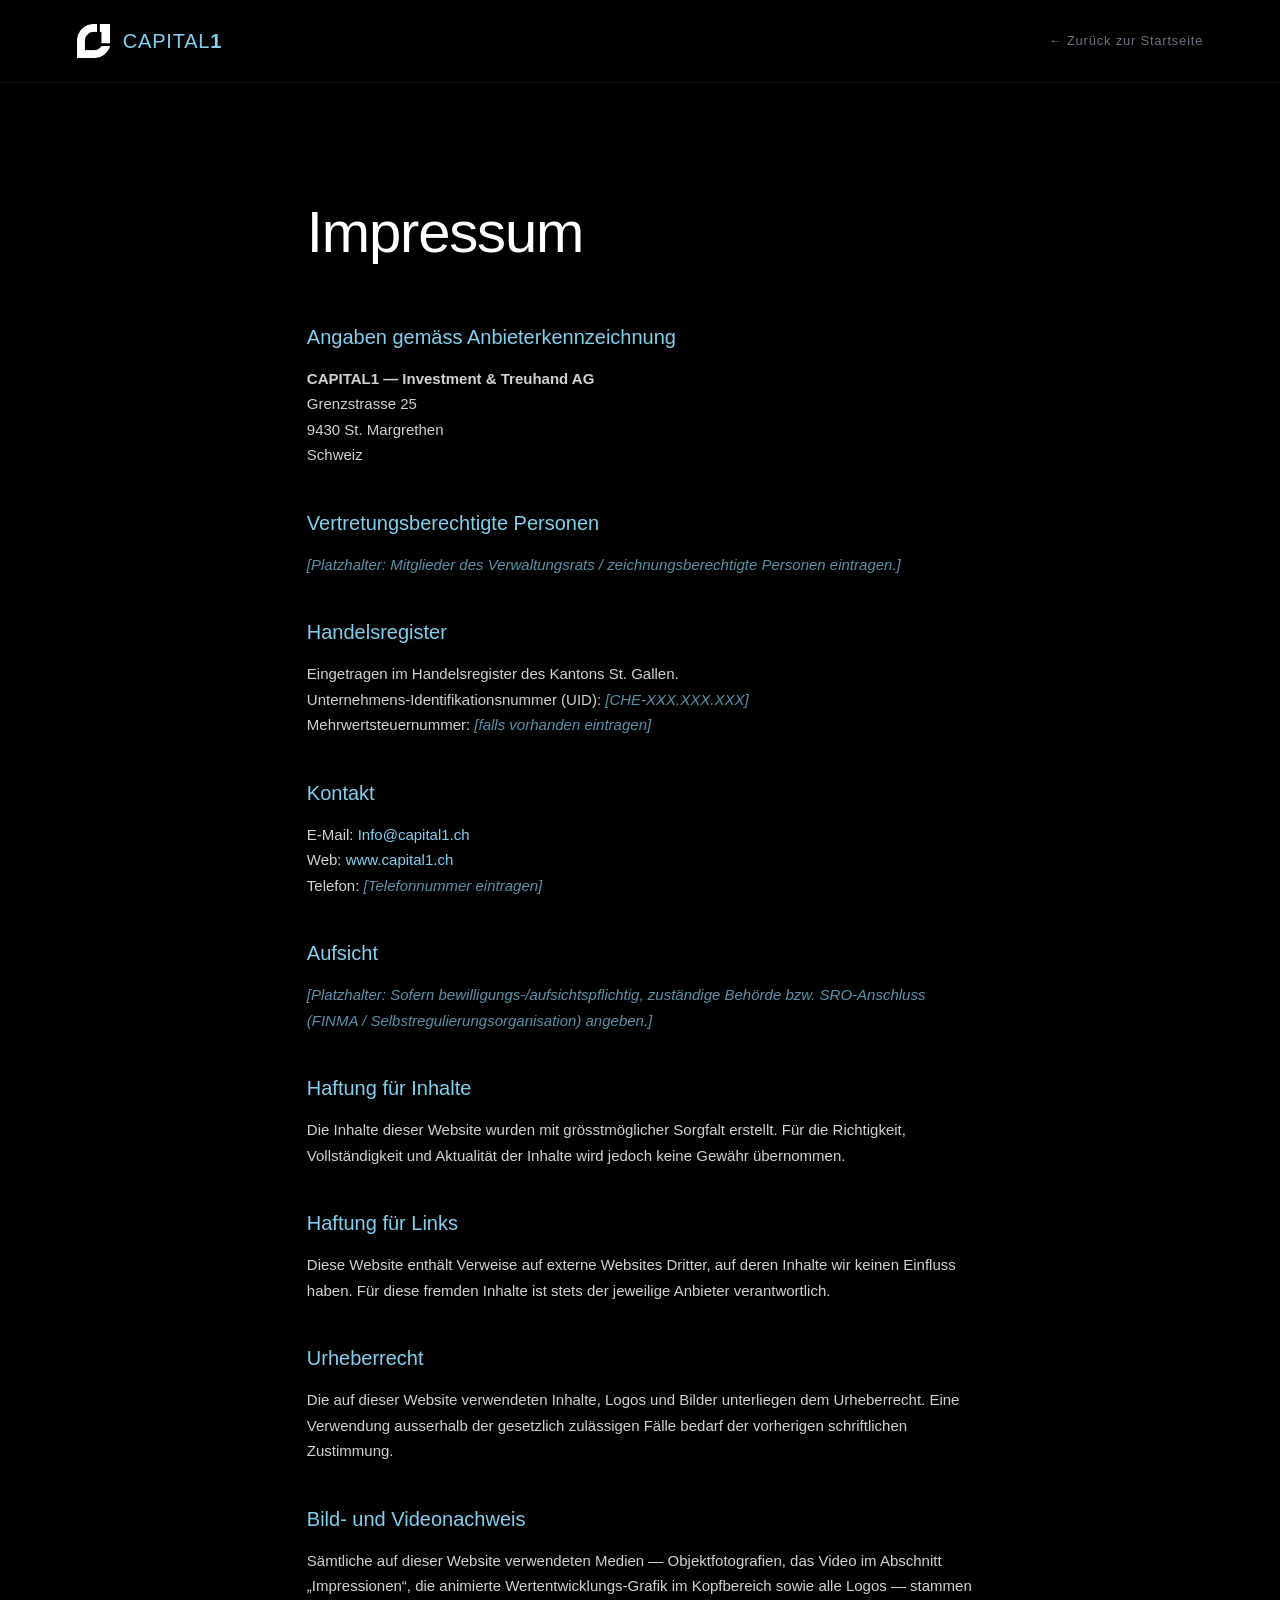
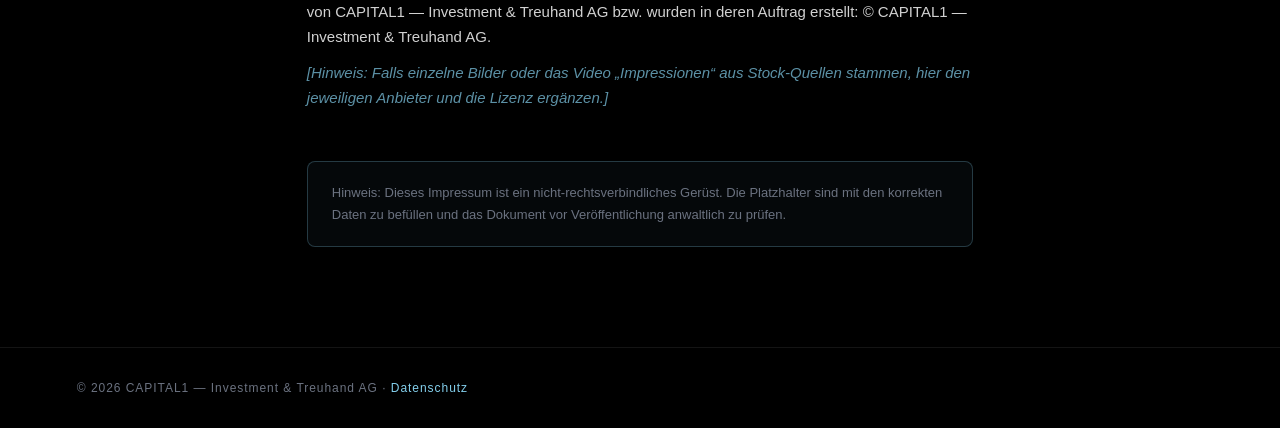
<file: impressum.html>
<!DOCTYPE html>
<html lang="de">
<head>
<meta charset="UTF-8">
<meta name="viewport" content="width=device-width, initial-scale=1.0">
<title>Impressum — CAPITAL1</title>
<meta name="description" content="Impressum und Anbieterkennzeichnung der CAPITAL1 — Investment & Treuhand AG, St. Margrethen, Schweiz.">
<meta name="robots" content="noindex,follow">
<link rel="canonical" href="https://www.capital1.ch/impressum.html">
<link rel="icon" href="/favicon.ico" sizes="any">
<link rel="icon" type="image/png" href="assets/favicon-32.png" sizes="32x32">
<style>
  :root{--black:#000;--blue:#83CFEC;--blue-dark:#1F8FBF;--grey:#6B7280;--font:"Helvetica Neue",Helvetica,Arial,system-ui,sans-serif}
  *{margin:0;padding:0;box-sizing:border-box}
  body{font-family:var(--font);background:var(--black);color:#fff;font-weight:300;line-height:1.7;-webkit-font-smoothing:antialiased}
  a{color:var(--blue);text-decoration:none}a:hover{text-decoration:underline}
  .wrap{max-width:820px;margin:0 auto;padding:60px 6vw 100px}
  header{display:flex;align-items:center;justify-content:space-between;padding:24px 6vw;border-bottom:1px solid rgba(255,255,255,.08)}
  .logo{display:flex;align-items:center;gap:12px;font-size:20px;letter-spacing:.04em}
  .logo img{width:34px;height:34px;object-fit:contain}
  .logo .one{color:var(--blue);font-weight:600}
  .back{font-size:13px;letter-spacing:.06em;color:var(--grey)}
  h1{font-size:clamp(34px,6vw,58px);font-weight:200;letter-spacing:-.02em;margin:40px 0 36px}
  h2{font-size:20px;font-weight:400;color:var(--blue);margin:38px 0 12px}
  p,li{color:rgba(255,255,255,.82);font-size:15px;margin-bottom:10px}
  ul{padding-left:20px}
  .ph{color:rgba(131,207,236,.7);font-style:italic}
  .note{margin-top:50px;padding:20px 24px;border:1px solid rgba(131,207,236,.25);border-radius:8px;background:rgba(131,207,236,.04);font-size:13px;color:var(--grey)}
  footer{border-top:1px solid rgba(255,255,255,.08);padding:30px 6vw;font-size:12px;color:var(--grey);letter-spacing:.08em}
</style>
</head>
<body>
<header>
  <a class="logo" href="capital1-cinematic-luxury.html"><img src="assets/logo-mark.png" alt="CAPITAL1"><span>CAPITAL<span class="one">1</span></span></a>
  <a class="back" href="capital1-cinematic-luxury.html">← Zurück zur Startseite</a>
</header>

<div class="wrap">
  <h1>Impressum</h1>

  <h2>Angaben gemäss Anbieterkennzeichnung</h2>
  <p><strong>CAPITAL1 — Investment &amp; Treuhand AG</strong><br>
  Grenzstrasse 25<br>
  9430 St. Margrethen<br>
  Schweiz</p>

  <h2>Vertretungsberechtigte Personen</h2>
  <p class="ph">[Platzhalter: Mitglieder des Verwaltungsrats / zeichnungsberechtigte Personen eintragen.]</p>

  <h2>Handelsregister</h2>
  <p>Eingetragen im Handelsregister des Kantons St. Gallen.<br>
  Unternehmens-Identifikationsnummer (UID): <span class="ph">[CHE-XXX.XXX.XXX]</span><br>
  Mehrwertsteuernummer: <span class="ph">[falls vorhanden eintragen]</span></p>

  <h2>Kontakt</h2>
  <p>E-Mail: <a href="mailto:Info@capital1.ch">Info@capital1.ch</a><br>
  Web: <a href="https://www.capital1.ch">www.capital1.ch</a><br>
  Telefon: <span class="ph">[Telefonnummer eintragen]</span></p>

  <h2>Aufsicht</h2>
  <p class="ph">[Platzhalter: Sofern bewilligungs-/aufsichtspflichtig, zuständige Behörde bzw. SRO-Anschluss (FINMA / Selbstregulierungsorganisation) angeben.]</p>

  <h2>Haftung für Inhalte</h2>
  <p>Die Inhalte dieser Website wurden mit grösstmöglicher Sorgfalt erstellt. Für die Richtigkeit, Vollständigkeit und Aktualität der Inhalte wird jedoch keine Gewähr übernommen.</p>

  <h2>Haftung für Links</h2>
  <p>Diese Website enthält Verweise auf externe Websites Dritter, auf deren Inhalte wir keinen Einfluss haben. Für diese fremden Inhalte ist stets der jeweilige Anbieter verantwortlich.</p>

  <h2>Urheberrecht</h2>
  <p>Die auf dieser Website verwendeten Inhalte, Logos und Bilder unterliegen dem Urheberrecht. Eine Verwendung ausserhalb der gesetzlich zulässigen Fälle bedarf der vorherigen schriftlichen Zustimmung.</p>

  <h2>Bild- und Videonachweis</h2>
  <p>Sämtliche auf dieser Website verwendeten Medien — Objektfotografien, das Video im Abschnitt „Impressionen“, die animierte Wertentwicklungs-Grafik im Kopfbereich sowie alle Logos — stammen von CAPITAL1 — Investment &amp; Treuhand AG bzw. wurden in deren Auftrag erstellt: © CAPITAL1 — Investment &amp; Treuhand AG.</p>
  <p class="ph">[Hinweis: Falls einzelne Bilder oder das Video „Impressionen“ aus Stock-Quellen stammen, hier den jeweiligen Anbieter und die Lizenz ergänzen.]</p>

  <div class="note">Hinweis: Dieses Impressum ist ein nicht-rechtsverbindliches Gerüst. Die Platzhalter sind mit den korrekten Daten zu befüllen und das Dokument vor Veröffentlichung anwaltlich zu prüfen.</div>
</div>

<footer>© 2026 CAPITAL1 — Investment &amp; Treuhand AG · <a href="datenschutz.html">Datenschutz</a></footer>
</body>
</html>
</file>
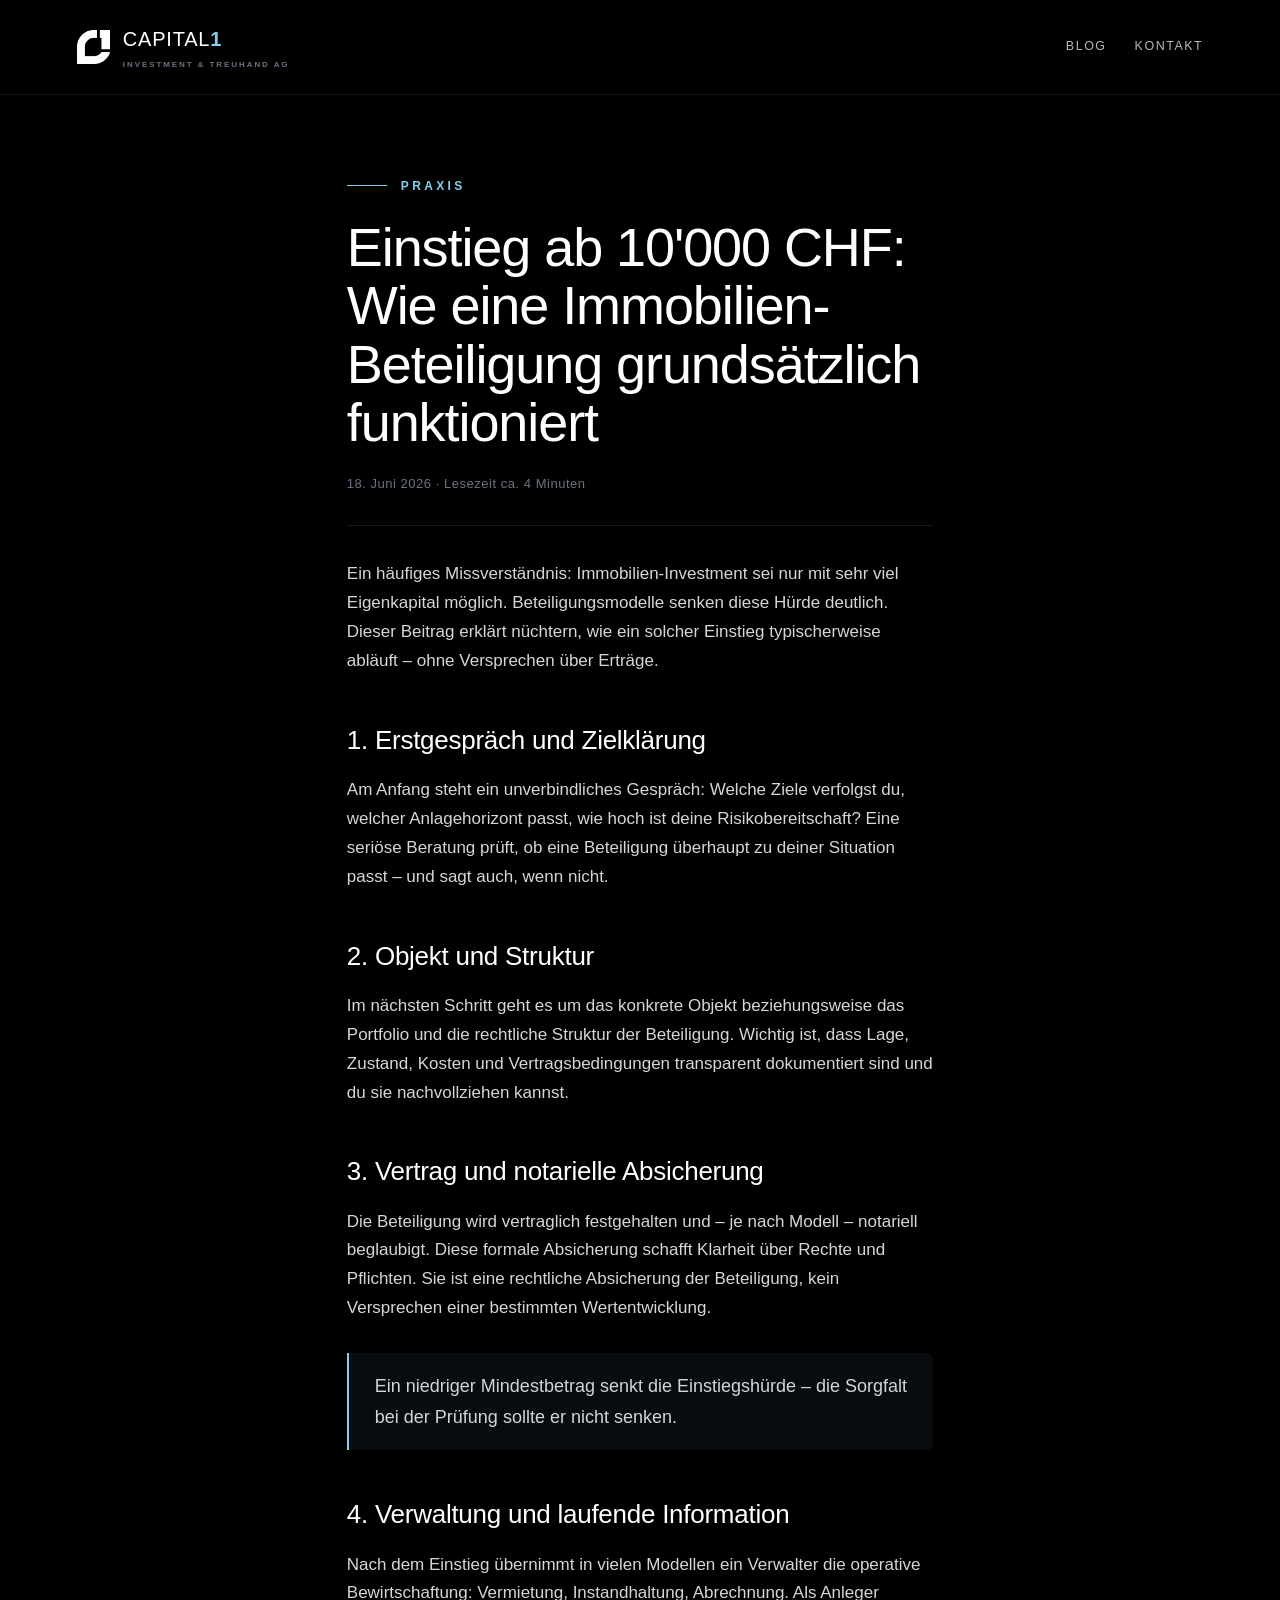
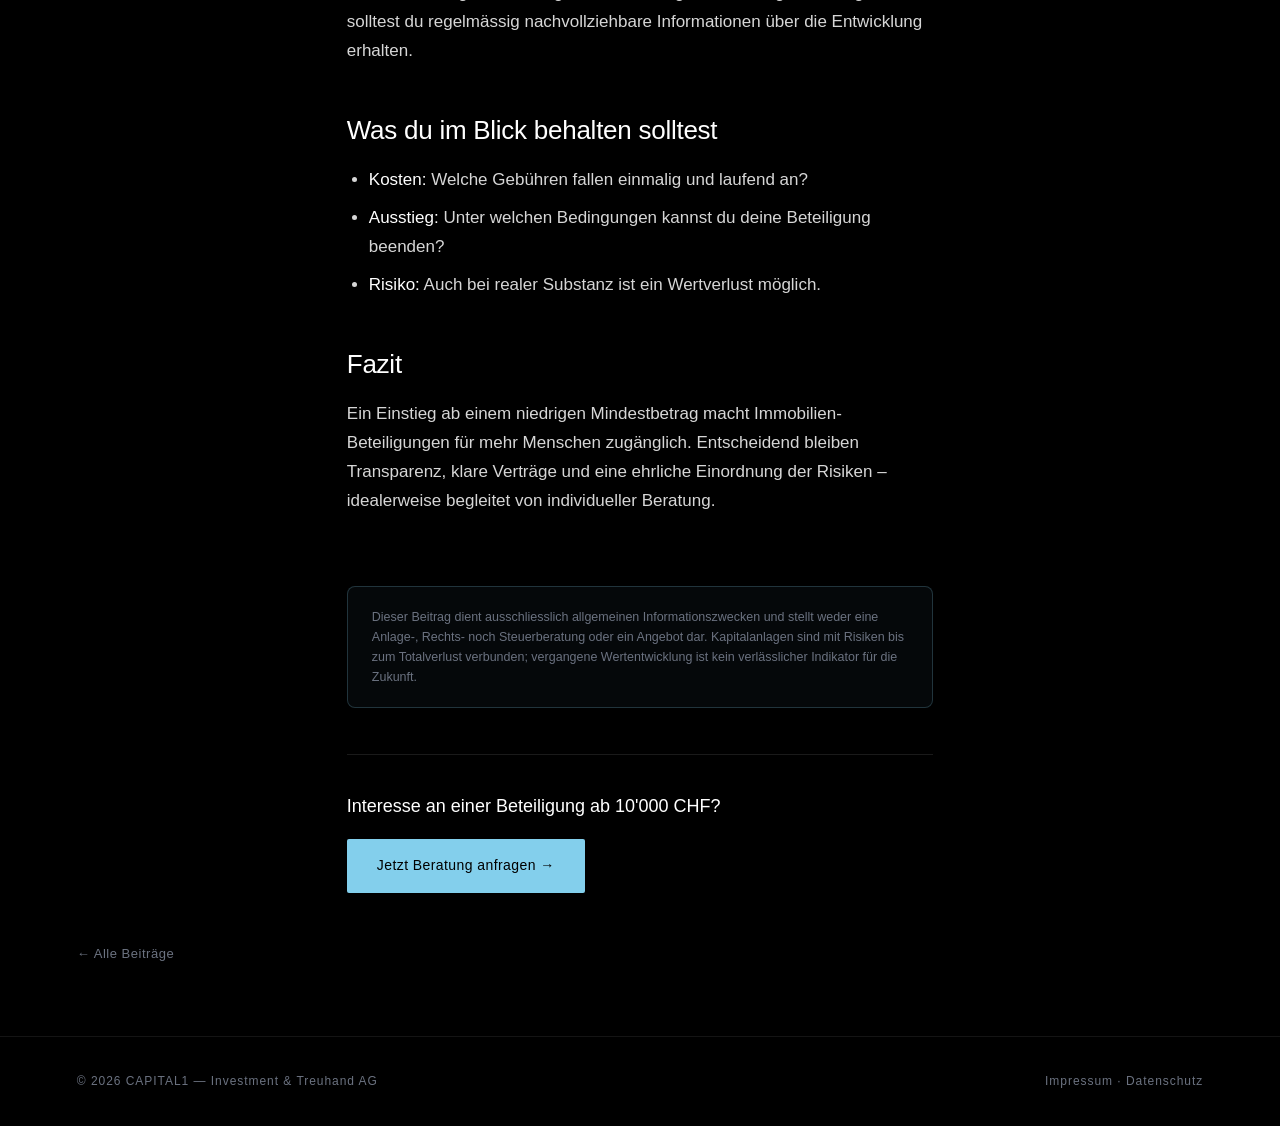
<file: blog/einstieg-ab-10000-chf.html>
<!DOCTYPE html>
<html lang="de">
<head>
<meta charset="UTF-8">
<meta name="viewport" content="width=device-width, initial-scale=1.0">
<title>Einstieg ab 10'000 CHF: Wie eine Immobilien-Beteiligung funktioniert | CAPITAL1</title>
<meta name="description" content="Vom Erstgespräch bis zur notariellen Absicherung: ein nüchterner Überblick über die typischen Schritte einer Immobilien-Beteiligung ab 10'000 CHF.">
<meta name="robots" content="index,follow">
<meta name="theme-color" content="#000000">
<link rel="canonical" href="https://www.capital1.ch/blog/einstieg-ab-10000-chf.html">
<meta property="og:type" content="article">
<meta property="og:locale" content="de_CH">
<meta property="og:site_name" content="CAPITAL1 — Investment & Treuhand AG">
<meta property="og:title" content="Einstieg ab 10'000 CHF: Wie eine Immobilien-Beteiligung funktioniert">
<meta property="og:description" content="Ein nüchterner Überblick über die typischen Schritte einer Immobilien-Beteiligung.">
<meta property="og:url" content="https://www.capital1.ch/blog/einstieg-ab-10000-chf.html">
<meta property="og:image" content="https://www.capital1.ch/assets/objekt-aargau.jpg">
<link rel="icon" href="/favicon.ico" sizes="any">
<link rel="icon" type="image/png" href="../assets/favicon-32.png" sizes="32x32">
<link rel="stylesheet" href="style.css">
<script type="application/ld+json">
{
  "@context":"https://schema.org",
  "@type":"Article",
  "headline":"Einstieg ab 10'000 CHF: Wie eine Immobilien-Beteiligung grundsätzlich funktioniert",
  "description":"Vom Erstgespräch bis zur notariellen Absicherung: ein Überblick über die typischen Schritte einer Immobilien-Beteiligung.",
  "image":"https://www.capital1.ch/assets/objekt-aargau.jpg",
  "datePublished":"2026-06-18",
  "dateModified":"2026-06-18",
  "inLanguage":"de-CH",
  "author":{"@type":"Organization","name":"CAPITAL1 — Investment & Treuhand AG"},
  "publisher":{"@type":"Organization","name":"CAPITAL1 — Investment & Treuhand AG","logo":{"@type":"ImageObject","url":"https://www.capital1.ch/assets/favicon-256.png"}},
  "mainEntityOfPage":{"@type":"WebPage","@id":"https://www.capital1.ch/blog/einstieg-ab-10000-chf.html"}
}
</script>
</head>
<body>
<header class="nav">
  <a class="logo" href="../capital1-cinematic-luxury.html"><img src="../assets/logo-mark.png" alt="CAPITAL1"><span>CAPITAL<span class="one">1</span><small>INVESTMENT &amp; TREUHAND AG</small></span></a>
  <nav class="nav-links">
    <a class="hideable" href="index.html">Blog</a>
    <a href="../capital1-cinematic-luxury.html#kontakt">Kontakt</a>
  </nav>
</header>

<article class="article">
  <div class="kicker">Praxis</div>
  <h1>Einstieg ab 10'000 CHF: Wie eine Immobilien-Beteiligung grundsätzlich funktioniert</h1>
  <div class="byline">18. Juni 2026 · Lesezeit ca. 4 Minuten</div>
  <div class="body">
    <p>Ein häufiges Missverständnis: Immobilien-Investment sei nur mit sehr viel Eigenkapital möglich. Beteiligungsmodelle senken diese Hürde deutlich. Dieser Beitrag erklärt nüchtern, wie ein solcher Einstieg typischerweise abläuft – ohne Versprechen über Erträge.</p>

    <h2>1. Erstgespräch und Zielklärung</h2>
    <p>Am Anfang steht ein unverbindliches Gespräch: Welche Ziele verfolgst du, welcher Anlagehorizont passt, wie hoch ist deine Risikobereitschaft? Eine seriöse Beratung prüft, ob eine Beteiligung überhaupt zu deiner Situation passt – und sagt auch, wenn nicht.</p>

    <h2>2. Objekt und Struktur</h2>
    <p>Im nächsten Schritt geht es um das konkrete Objekt beziehungsweise das Portfolio und die rechtliche Struktur der Beteiligung. Wichtig ist, dass Lage, Zustand, Kosten und Vertragsbedingungen transparent dokumentiert sind und du sie nachvollziehen kannst.</p>

    <h2>3. Vertrag und notarielle Absicherung</h2>
    <p>Die Beteiligung wird vertraglich festgehalten und – je nach Modell – notariell beglaubigt. Diese formale Absicherung schafft Klarheit über Rechte und Pflichten. Sie ist eine rechtliche Absicherung der Beteiligung, kein Versprechen einer bestimmten Wertentwicklung.</p>

    <blockquote>Ein niedriger Mindestbetrag senkt die Einstiegshürde – die Sorgfalt bei der Prüfung sollte er nicht senken.</blockquote>

    <h2>4. Verwaltung und laufende Information</h2>
    <p>Nach dem Einstieg übernimmt in vielen Modellen ein Verwalter die operative Bewirtschaftung: Vermietung, Instandhaltung, Abrechnung. Als Anleger solltest du regelmässig nachvollziehbare Informationen über die Entwicklung erhalten.</p>

    <h2>Was du im Blick behalten solltest</h2>
    <ul>
      <li><strong>Kosten:</strong> Welche Gebühren fallen einmalig und laufend an?</li>
      <li><strong>Ausstieg:</strong> Unter welchen Bedingungen kannst du deine Beteiligung beenden?</li>
      <li><strong>Risiko:</strong> Auch bei realer Substanz ist ein Wertverlust möglich.</li>
    </ul>

    <h2>Fazit</h2>
    <p>Ein Einstieg ab einem niedrigen Mindestbetrag macht Immobilien-Beteiligungen für mehr Menschen zugänglich. Entscheidend bleiben Transparenz, klare Verträge und eine ehrliche Einordnung der Risiken – idealerweise begleitet von individueller Beratung.</p>
  </div>
</article>

<div class="risk"><div class="inner">Dieser Beitrag dient ausschliesslich allgemeinen Informationszwecken und stellt weder eine Anlage-, Rechts- noch Steuerberatung oder ein Angebot dar. Kapitalanlagen sind mit Risiken bis zum Totalverlust verbunden; vergangene Wertentwicklung ist kein verlässlicher Indikator für die Zukunft.</div></div>

<div class="art-cta"><div class="box">
  <p>Interesse an einer Beteiligung ab 10'000 CHF?</p>
  <a class="btn" href="../capital1-cinematic-luxury.html#kontakt">Jetzt Beratung anfragen →</a>
</div></div>

<div class="back-link"><a href="index.html">← Alle Beiträge</a></div>

<footer>
  <span>© 2026 CAPITAL1 — Investment &amp; Treuhand AG</span>
  <span><a href="../impressum.html">Impressum</a> · <a href="../datenschutz.html">Datenschutz</a></span>
</footer>
</body>
</html>
</file>
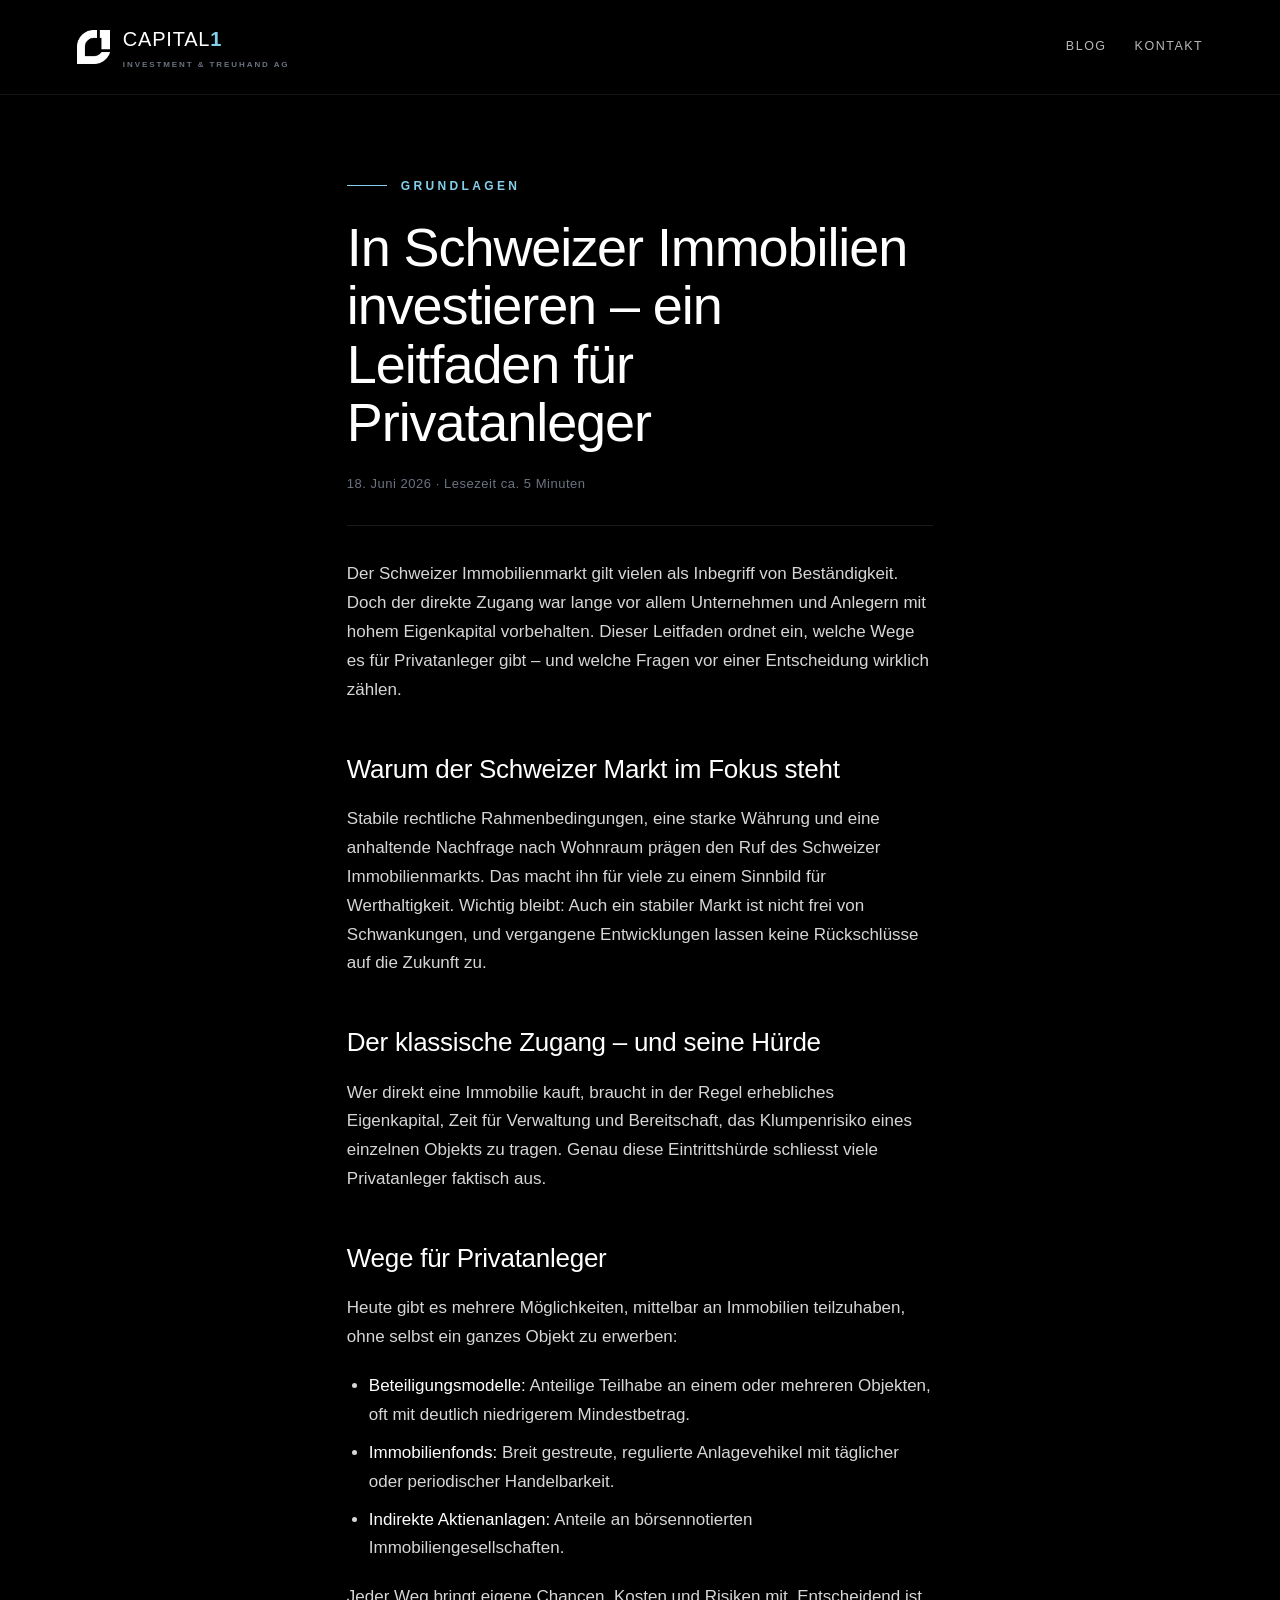
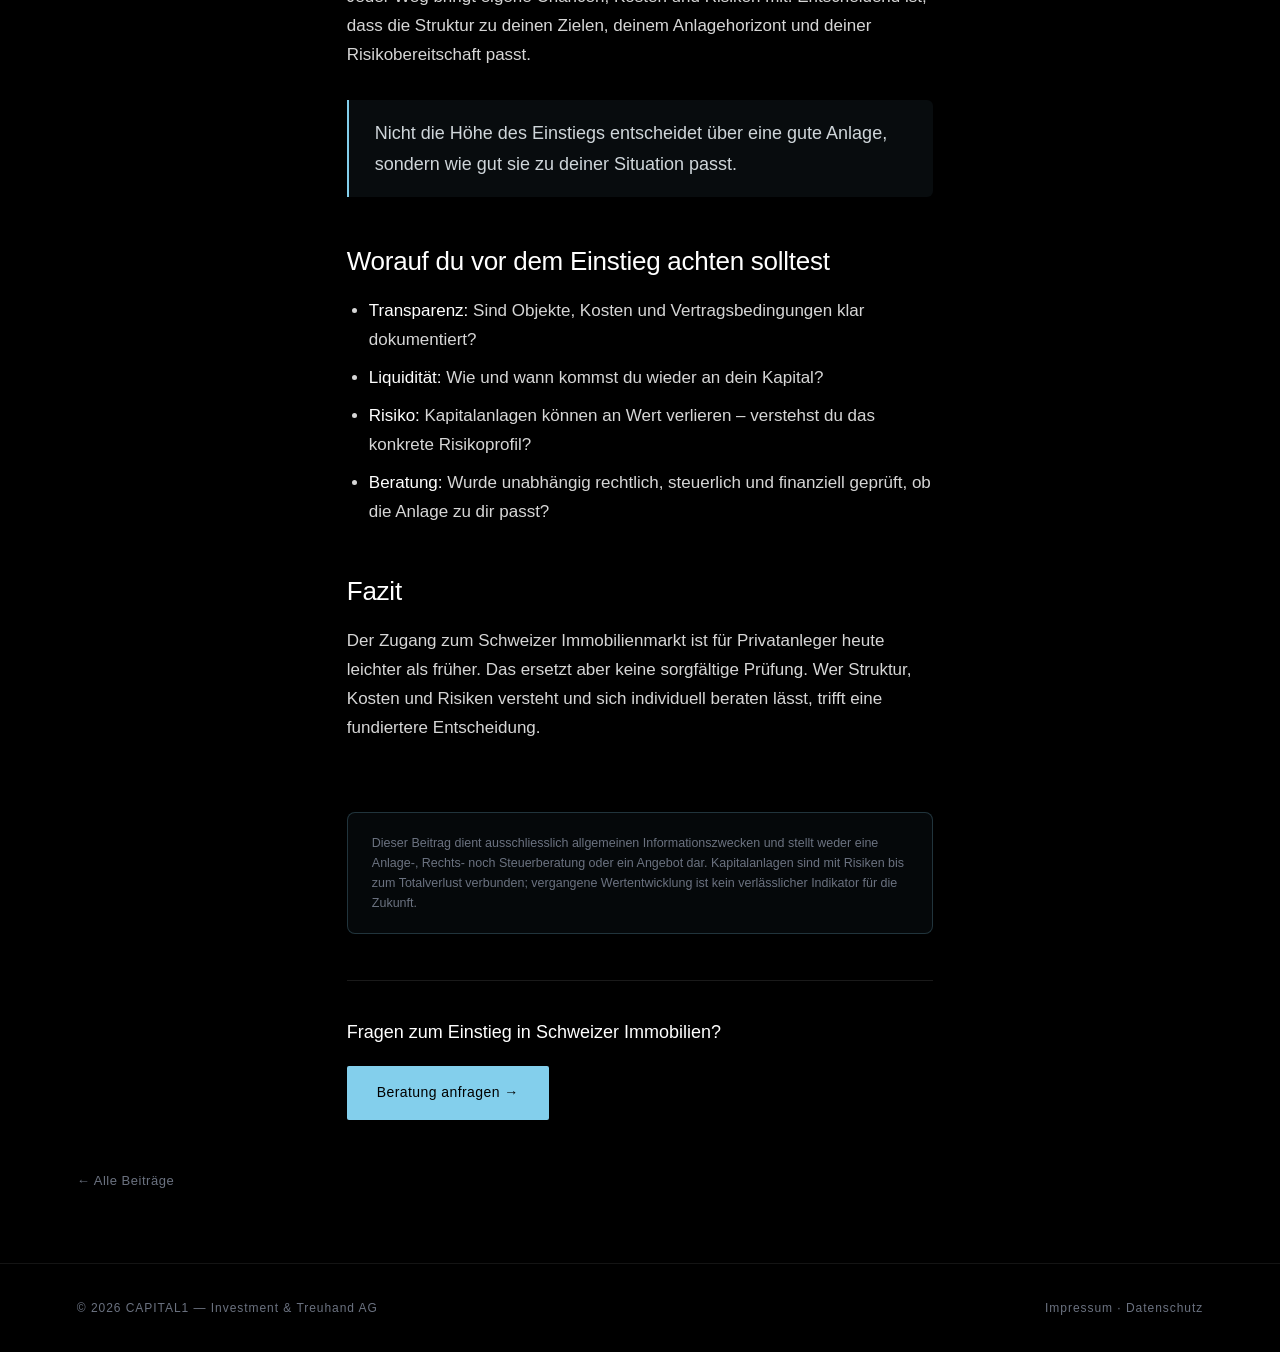
<file: blog/schweizer-immobilien-investieren.html>
<!DOCTYPE html>
<html lang="de">
<head>
<meta charset="UTF-8">
<meta name="viewport" content="width=device-width, initial-scale=1.0">
<title>In Schweizer Immobilien investieren – Leitfaden für Privatanleger | CAPITAL1</title>
<meta name="description" content="Wie Privatanleger Zugang zum Schweizer Immobilienmarkt finden, welche Wege es gibt und welche Fragen vor dem Einstieg wirklich zählen. Ein sachlicher Leitfaden.">
<meta name="robots" content="index,follow">
<meta name="theme-color" content="#000000">
<link rel="canonical" href="https://www.capital1.ch/blog/schweizer-immobilien-investieren.html">
<meta property="og:type" content="article">
<meta property="og:locale" content="de_CH">
<meta property="og:site_name" content="CAPITAL1 — Investment & Treuhand AG">
<meta property="og:title" content="In Schweizer Immobilien investieren – Leitfaden für Privatanleger">
<meta property="og:description" content="Wege, Hürden und die wichtigsten Fragen vor dem Einstieg in den Schweizer Immobilienmarkt.">
<meta property="og:url" content="https://www.capital1.ch/blog/schweizer-immobilien-investieren.html">
<meta property="og:image" content="https://www.capital1.ch/assets/objekt-zuerich.jpg">
<link rel="icon" href="/favicon.ico" sizes="any">
<link rel="icon" type="image/png" href="../assets/favicon-32.png" sizes="32x32">
<link rel="stylesheet" href="style.css">
<script type="application/ld+json">
{
  "@context":"https://schema.org",
  "@type":"Article",
  "headline":"In Schweizer Immobilien investieren – ein Leitfaden für Privatanleger",
  "description":"Wie Privatanleger Zugang zum Schweizer Immobilienmarkt finden, welche Wege es gibt und welche Fragen vor dem Einstieg zählen.",
  "image":"https://www.capital1.ch/assets/objekt-zuerich.jpg",
  "datePublished":"2026-06-18",
  "dateModified":"2026-06-18",
  "inLanguage":"de-CH",
  "author":{"@type":"Organization","name":"CAPITAL1 — Investment & Treuhand AG"},
  "publisher":{"@type":"Organization","name":"CAPITAL1 — Investment & Treuhand AG","logo":{"@type":"ImageObject","url":"https://www.capital1.ch/assets/favicon-256.png"}},
  "mainEntityOfPage":{"@type":"WebPage","@id":"https://www.capital1.ch/blog/schweizer-immobilien-investieren.html"}
}
</script>
</head>
<body>
<header class="nav">
  <a class="logo" href="../capital1-cinematic-luxury.html"><img src="../assets/logo-mark.png" alt="CAPITAL1"><span>CAPITAL<span class="one">1</span><small>INVESTMENT &amp; TREUHAND AG</small></span></a>
  <nav class="nav-links">
    <a class="hideable" href="index.html">Blog</a>
    <a href="../capital1-cinematic-luxury.html#kontakt">Kontakt</a>
  </nav>
</header>

<article class="article">
  <div class="kicker">Grundlagen</div>
  <h1>In Schweizer Immobilien investieren – ein Leitfaden für Privatanleger</h1>
  <div class="byline">18. Juni 2026 · Lesezeit ca. 5 Minuten</div>
  <div class="body">
    <p>Der Schweizer Immobilienmarkt gilt vielen als Inbegriff von Beständigkeit. Doch der direkte Zugang war lange vor allem Unternehmen und Anlegern mit hohem Eigenkapital vorbehalten. Dieser Leitfaden ordnet ein, welche Wege es für Privatanleger gibt – und welche Fragen vor einer Entscheidung wirklich zählen.</p>

    <h2>Warum der Schweizer Markt im Fokus steht</h2>
    <p>Stabile rechtliche Rahmenbedingungen, eine starke Währung und eine anhaltende Nachfrage nach Wohnraum prägen den Ruf des Schweizer Immobilienmarkts. Das macht ihn für viele zu einem Sinnbild für Werthaltigkeit. Wichtig bleibt: Auch ein stabiler Markt ist nicht frei von Schwankungen, und vergangene Entwicklungen lassen keine Rückschlüsse auf die Zukunft zu.</p>

    <h2>Der klassische Zugang – und seine Hürde</h2>
    <p>Wer direkt eine Immobilie kauft, braucht in der Regel erhebliches Eigenkapital, Zeit für Verwaltung und Bereitschaft, das Klumpenrisiko eines einzelnen Objekts zu tragen. Genau diese Eintrittshürde schliesst viele Privatanleger faktisch aus.</p>

    <h2>Wege für Privatanleger</h2>
    <p>Heute gibt es mehrere Möglichkeiten, mittelbar an Immobilien teilzuhaben, ohne selbst ein ganzes Objekt zu erwerben:</p>
    <ul>
      <li><strong>Beteiligungsmodelle:</strong> Anteilige Teilhabe an einem oder mehreren Objekten, oft mit deutlich niedrigerem Mindestbetrag.</li>
      <li><strong>Immobilienfonds:</strong> Breit gestreute, regulierte Anlagevehikel mit täglicher oder periodischer Handelbarkeit.</li>
      <li><strong>Indirekte Aktienanlagen:</strong> Anteile an börsennotierten Immobiliengesellschaften.</li>
    </ul>
    <p>Jeder Weg bringt eigene Chancen, Kosten und Risiken mit. Entscheidend ist, dass die Struktur zu deinen Zielen, deinem Anlagehorizont und deiner Risikobereitschaft passt.</p>

    <blockquote>Nicht die Höhe des Einstiegs entscheidet über eine gute Anlage, sondern wie gut sie zu deiner Situation passt.</blockquote>

    <h2>Worauf du vor dem Einstieg achten solltest</h2>
    <ul>
      <li><strong>Transparenz:</strong> Sind Objekte, Kosten und Vertragsbedingungen klar dokumentiert?</li>
      <li><strong>Liquidität:</strong> Wie und wann kommst du wieder an dein Kapital?</li>
      <li><strong>Risiko:</strong> Kapitalanlagen können an Wert verlieren – verstehst du das konkrete Risikoprofil?</li>
      <li><strong>Beratung:</strong> Wurde unabhängig rechtlich, steuerlich und finanziell geprüft, ob die Anlage zu dir passt?</li>
    </ul>

    <h2>Fazit</h2>
    <p>Der Zugang zum Schweizer Immobilienmarkt ist für Privatanleger heute leichter als früher. Das ersetzt aber keine sorgfältige Prüfung. Wer Struktur, Kosten und Risiken versteht und sich individuell beraten lässt, trifft eine fundiertere Entscheidung.</p>
  </div>
</article>

<div class="risk"><div class="inner">Dieser Beitrag dient ausschliesslich allgemeinen Informationszwecken und stellt weder eine Anlage-, Rechts- noch Steuerberatung oder ein Angebot dar. Kapitalanlagen sind mit Risiken bis zum Totalverlust verbunden; vergangene Wertentwicklung ist kein verlässlicher Indikator für die Zukunft.</div></div>

<div class="art-cta"><div class="box">
  <p>Fragen zum Einstieg in Schweizer Immobilien?</p>
  <a class="btn" href="../capital1-cinematic-luxury.html#kontakt">Beratung anfragen →</a>
</div></div>

<div class="back-link"><a href="index.html">← Alle Beiträge</a></div>

<footer>
  <span>© 2026 CAPITAL1 — Investment &amp; Treuhand AG</span>
  <span><a href="../impressum.html">Impressum</a> · <a href="../datenschutz.html">Datenschutz</a></span>
</footer>
</body>
</html>
</file>
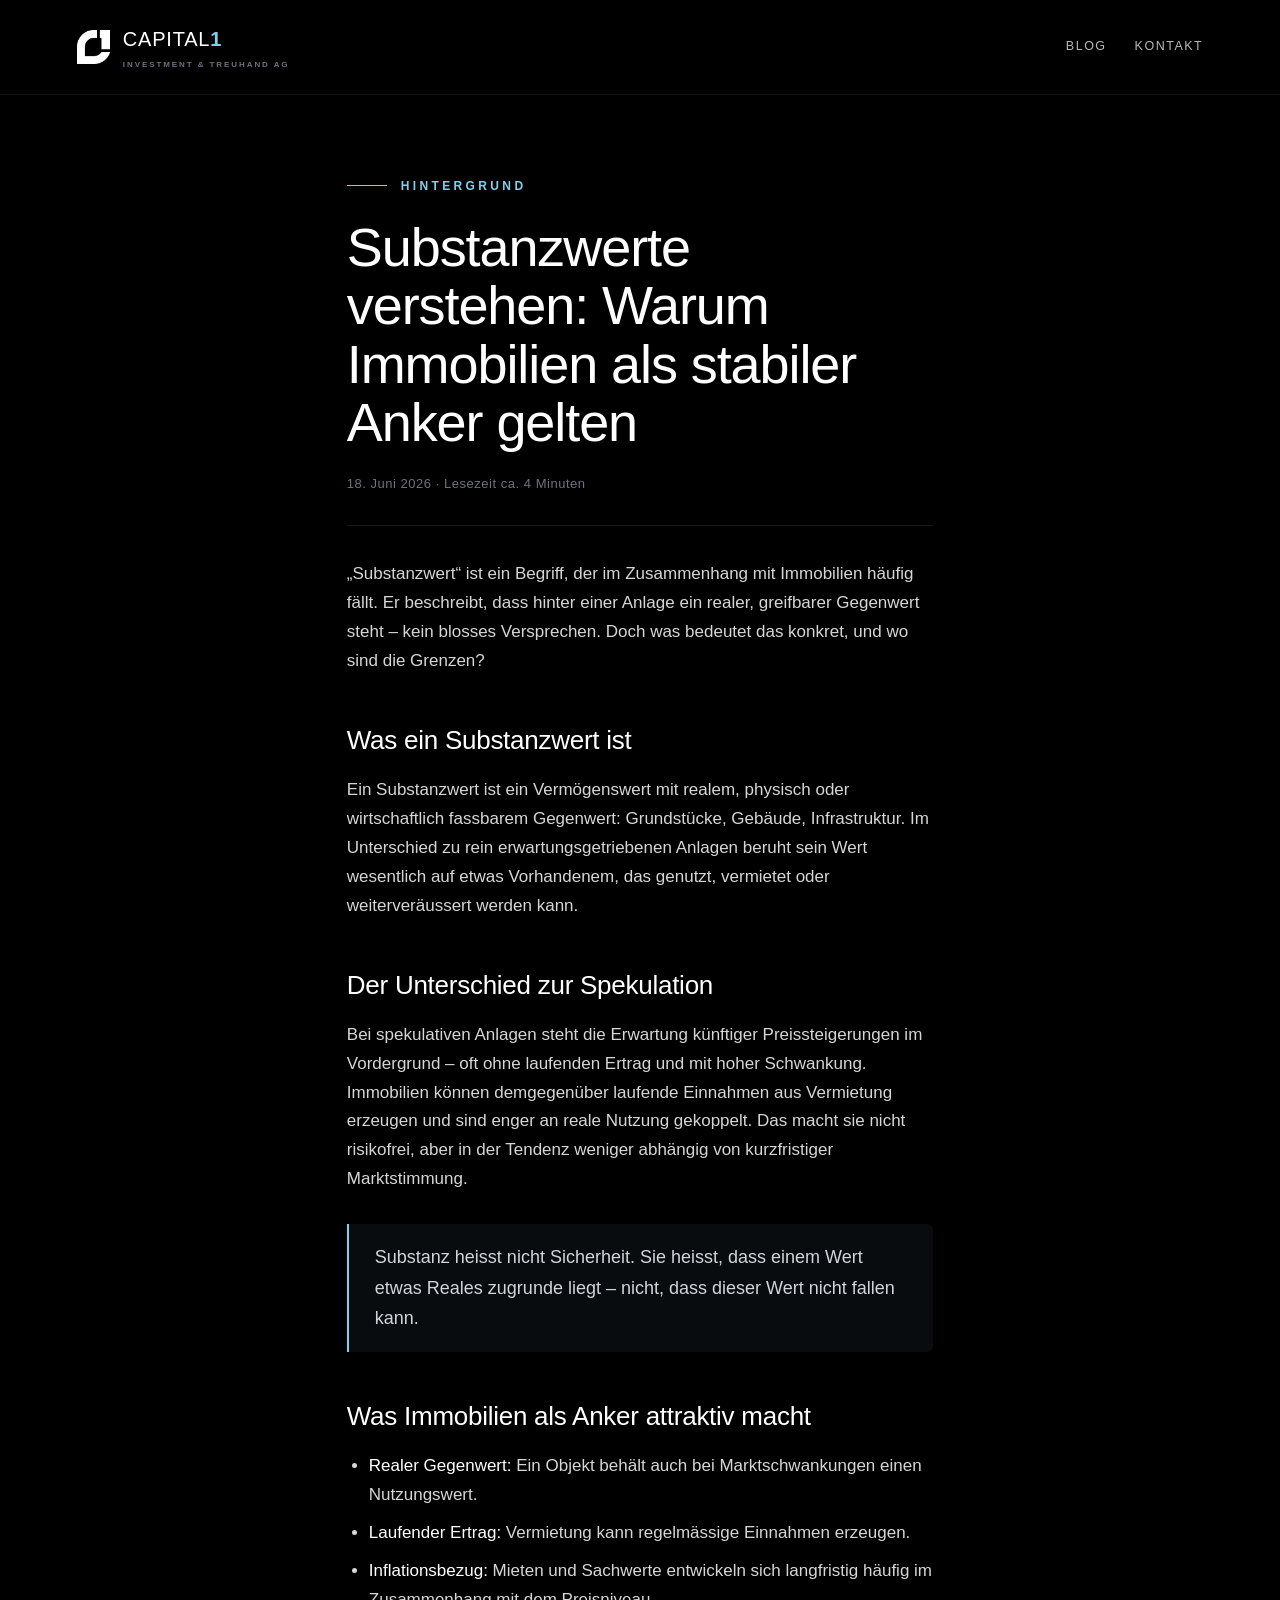
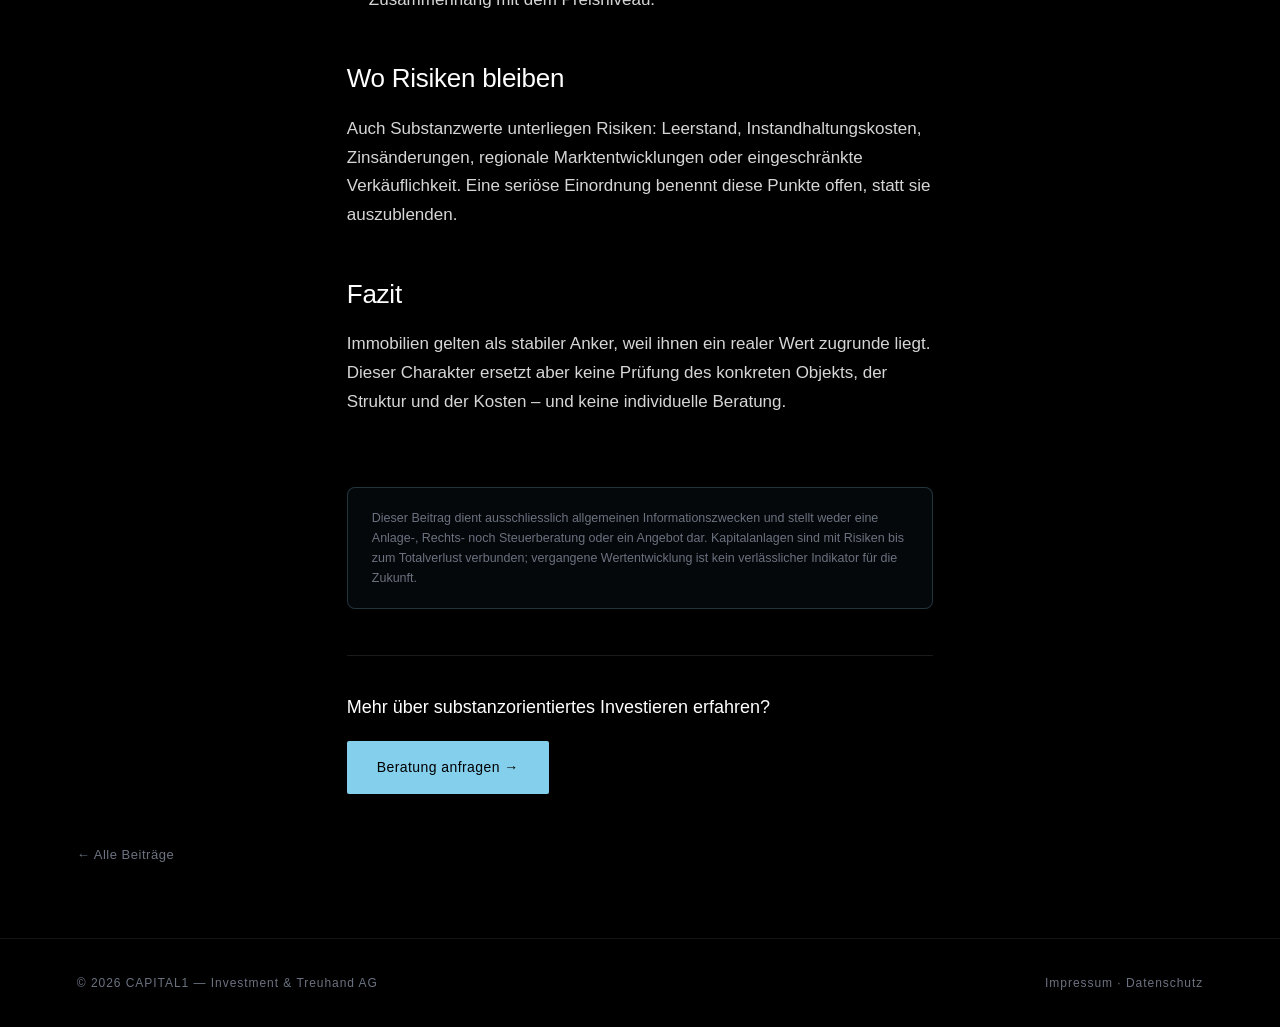
<file: blog/substanzwerte-verstehen.html>
<!DOCTYPE html>
<html lang="de">
<head>
<meta charset="UTF-8">
<meta name="viewport" content="width=device-width, initial-scale=1.0">
<title>Substanzwerte verstehen: Warum Immobilien als stabiler Anker gelten | CAPITAL1</title>
<meta name="description" content="Was ein Substanzwert ist, wie sich Immobilien von rein spekulativen Anlagen unterscheiden und wo trotz realer Substanz Risiken bleiben.">
<meta name="robots" content="index,follow">
<meta name="theme-color" content="#000000">
<link rel="canonical" href="https://www.capital1.ch/blog/substanzwerte-verstehen.html">
<meta property="og:type" content="article">
<meta property="og:locale" content="de_CH">
<meta property="og:site_name" content="CAPITAL1 — Investment & Treuhand AG">
<meta property="og:title" content="Substanzwerte verstehen: Warum Immobilien als stabiler Anker gelten">
<meta property="og:description" content="Was ein Substanzwert ist und wo trotz realer Substanz Risiken bleiben.">
<meta property="og:url" content="https://www.capital1.ch/blog/substanzwerte-verstehen.html">
<meta property="og:image" content="https://www.capital1.ch/assets/objekt-bern.jpg">
<link rel="icon" href="/favicon.ico" sizes="any">
<link rel="icon" type="image/png" href="../assets/favicon-32.png" sizes="32x32">
<link rel="stylesheet" href="style.css">
<script type="application/ld+json">
{
  "@context":"https://schema.org",
  "@type":"Article",
  "headline":"Substanzwerte verstehen: Warum Immobilien als stabiler Anker gelten",
  "description":"Was ein Substanzwert ist, wie sich Immobilien von rein spekulativen Anlagen unterscheiden und wo Risiken bleiben.",
  "image":"https://www.capital1.ch/assets/objekt-bern.jpg",
  "datePublished":"2026-06-18",
  "dateModified":"2026-06-18",
  "inLanguage":"de-CH",
  "author":{"@type":"Organization","name":"CAPITAL1 — Investment & Treuhand AG"},
  "publisher":{"@type":"Organization","name":"CAPITAL1 — Investment & Treuhand AG","logo":{"@type":"ImageObject","url":"https://www.capital1.ch/assets/favicon-256.png"}},
  "mainEntityOfPage":{"@type":"WebPage","@id":"https://www.capital1.ch/blog/substanzwerte-verstehen.html"}
}
</script>
</head>
<body>
<header class="nav">
  <a class="logo" href="../capital1-cinematic-luxury.html"><img src="../assets/logo-mark.png" alt="CAPITAL1"><span>CAPITAL<span class="one">1</span><small>INVESTMENT &amp; TREUHAND AG</small></span></a>
  <nav class="nav-links">
    <a class="hideable" href="index.html">Blog</a>
    <a href="../capital1-cinematic-luxury.html#kontakt">Kontakt</a>
  </nav>
</header>

<article class="article">
  <div class="kicker">Hintergrund</div>
  <h1>Substanzwerte verstehen: Warum Immobilien als stabiler Anker gelten</h1>
  <div class="byline">18. Juni 2026 · Lesezeit ca. 4 Minuten</div>
  <div class="body">
    <p>„Substanzwert“ ist ein Begriff, der im Zusammenhang mit Immobilien häufig fällt. Er beschreibt, dass hinter einer Anlage ein realer, greifbarer Gegenwert steht – kein blosses Versprechen. Doch was bedeutet das konkret, und wo sind die Grenzen?</p>

    <h2>Was ein Substanzwert ist</h2>
    <p>Ein Substanzwert ist ein Vermögenswert mit realem, physisch oder wirtschaftlich fassbarem Gegenwert: Grundstücke, Gebäude, Infrastruktur. Im Unterschied zu rein erwartungsgetriebenen Anlagen beruht sein Wert wesentlich auf etwas Vorhandenem, das genutzt, vermietet oder weiterveräussert werden kann.</p>

    <h2>Der Unterschied zur Spekulation</h2>
    <p>Bei spekulativen Anlagen steht die Erwartung künftiger Preissteigerungen im Vordergrund – oft ohne laufenden Ertrag und mit hoher Schwankung. Immobilien können demgegenüber laufende Einnahmen aus Vermietung erzeugen und sind enger an reale Nutzung gekoppelt. Das macht sie nicht risikofrei, aber in der Tendenz weniger abhängig von kurzfristiger Marktstimmung.</p>

    <blockquote>Substanz heisst nicht Sicherheit. Sie heisst, dass einem Wert etwas Reales zugrunde liegt – nicht, dass dieser Wert nicht fallen kann.</blockquote>

    <h2>Was Immobilien als Anker attraktiv macht</h2>
    <ul>
      <li><strong>Realer Gegenwert:</strong> Ein Objekt behält auch bei Marktschwankungen einen Nutzungswert.</li>
      <li><strong>Laufender Ertrag:</strong> Vermietung kann regelmässige Einnahmen erzeugen.</li>
      <li><strong>Inflationsbezug:</strong> Mieten und Sachwerte entwickeln sich langfristig häufig im Zusammenhang mit dem Preisniveau.</li>
    </ul>

    <h2>Wo Risiken bleiben</h2>
    <p>Auch Substanzwerte unterliegen Risiken: Leerstand, Instandhaltungskosten, Zinsänderungen, regionale Marktentwicklungen oder eingeschränkte Verkäuflichkeit. Eine seriöse Einordnung benennt diese Punkte offen, statt sie auszublenden.</p>

    <h2>Fazit</h2>
    <p>Immobilien gelten als stabiler Anker, weil ihnen ein realer Wert zugrunde liegt. Dieser Charakter ersetzt aber keine Prüfung des konkreten Objekts, der Struktur und der Kosten – und keine individuelle Beratung.</p>
  </div>
</article>

<div class="risk"><div class="inner">Dieser Beitrag dient ausschliesslich allgemeinen Informationszwecken und stellt weder eine Anlage-, Rechts- noch Steuerberatung oder ein Angebot dar. Kapitalanlagen sind mit Risiken bis zum Totalverlust verbunden; vergangene Wertentwicklung ist kein verlässlicher Indikator für die Zukunft.</div></div>

<div class="art-cta"><div class="box">
  <p>Mehr über substanzorientiertes Investieren erfahren?</p>
  <a class="btn" href="../capital1-cinematic-luxury.html#kontakt">Beratung anfragen →</a>
</div></div>

<div class="back-link"><a href="index.html">← Alle Beiträge</a></div>

<footer>
  <span>© 2026 CAPITAL1 — Investment &amp; Treuhand AG</span>
  <span><a href="../impressum.html">Impressum</a> · <a href="../datenschutz.html">Datenschutz</a></span>
</footer>
</body>
</html>
</file>
<file: blog/style.css>
/* ============ CAPITAL1 Blog — shared styles ============ */
:root{
  --black:#000;--anthracite:#1A1A1A;--blue:#83CFEC;--blue-dark:#1F8FBF;
  --grey:#6B7280;--font:"Helvetica Neue",Helvetica,Arial,system-ui,sans-serif;
  --ease:cubic-bezier(.19,1,.22,1);
}
*{margin:0;padding:0;box-sizing:border-box}
html{scroll-behavior:smooth}
body{font-family:var(--font);background:var(--black);color:#fff;font-weight:300;line-height:1.7;-webkit-font-smoothing:antialiased;overflow-x:hidden}
::selection{background:var(--blue);color:#000}
a{color:inherit;text-decoration:none}
img{display:block;max-width:100%}

/* header */
header.nav{display:flex;align-items:center;justify-content:space-between;padding:22px 6vw;border-bottom:1px solid rgba(255,255,255,.08);position:sticky;top:0;background:rgba(0,0,0,.82);backdrop-filter:blur(14px);z-index:50}
.logo{display:flex;align-items:center;gap:12px;font-size:20px;letter-spacing:.04em}
.logo img{width:34px;height:34px;object-fit:contain}
.logo .one{color:var(--blue);font-weight:600}
.logo small{display:block;font-size:8px;letter-spacing:.24em;color:var(--grey);font-weight:600;margin-top:2px}
.nav-links{display:flex;gap:28px;align-items:center}
.nav-links a{font-size:12.5px;letter-spacing:.12em;text-transform:uppercase;color:rgba(255,255,255,.72);transition:color .3s}
.nav-links a:hover{color:var(--blue)}
@media(max-width:620px){.nav-links a.hideable{display:none}.logo small{display:none}}

/* ============ blog index ============ */
.blog-hero{padding:clamp(64px,10vh,120px) 6vw 40px;max-width:1200px;margin:0 auto}
.eyebrow{font-size:12px;letter-spacing:.32em;text-transform:uppercase;color:var(--blue);font-weight:600;margin-bottom:20px;display:flex;align-items:center;gap:14px}
.eyebrow::before{content:"";width:46px;height:1px;background:var(--blue)}
.blog-hero h1{font-size:clamp(38px,6vw,72px);font-weight:200;line-height:1.02;letter-spacing:-.02em}
.blog-hero h1 b{font-weight:600;color:var(--blue)}
.blog-hero .lead{color:var(--grey);max-width:620px;margin-top:22px;font-size:17px}

.posts{max-width:1200px;margin:0 auto;padding:30px 6vw 90px;display:grid;grid-template-columns:repeat(2,1fr);gap:24px}
@media(max-width:760px){.posts{grid-template-columns:1fr}}
.post-card{background:#0c0c0c;border:1px solid rgba(131,207,236,.16);border-radius:12px;overflow:hidden;display:flex;flex-direction:column;transition:.4s var(--ease)}
.post-card:hover{transform:translateY(-6px);border-color:var(--blue);box-shadow:0 28px 56px rgba(0,0,0,.5)}
.post-card .thumb{height:200px;background-size:cover;background-position:center}
.post-card .pc-body{padding:28px;display:flex;flex-direction:column;flex:1}
.post-card .meta{font-size:11px;letter-spacing:.18em;text-transform:uppercase;color:var(--blue);font-weight:600}
.post-card h2{font-size:24px;font-weight:300;margin:12px 0 10px;line-height:1.25}
.post-card p{color:var(--grey);font-size:15px;flex:1}
.post-card .more{margin-top:20px;font-size:14px;color:var(--blue);display:inline-flex;gap:8px;align-items:center}

/* ============ article ============ */
.article{max-width:740px;margin:0 auto;padding:clamp(56px,9vh,104px) 6vw 40px}
.article .kicker{font-size:12px;letter-spacing:.28em;text-transform:uppercase;color:var(--blue);font-weight:600;margin-bottom:22px;display:flex;gap:14px;align-items:center}
.article .kicker::before{content:"";width:40px;height:1px;background:var(--blue)}
.article h1{font-size:clamp(32px,5vw,54px);font-weight:200;line-height:1.08;letter-spacing:-.02em}
.article .byline{margin-top:22px;padding-bottom:30px;border-bottom:1px solid rgba(255,255,255,.1);color:var(--grey);font-size:13px;letter-spacing:.04em}
.article .body{padding-top:34px}
.article .body p{color:rgba(255,255,255,.84);font-size:17px;margin-bottom:20px}
.article .body h2{font-size:26px;font-weight:400;color:#fff;margin:42px 0 14px;letter-spacing:-.01em}
.article .body h2 + p{margin-top:0}
.article .body ul{margin:0 0 20px 22px;color:rgba(255,255,255,.84);font-size:17px}
.article .body li{margin-bottom:9px}
.article .body strong{font-weight:500;color:#fff}
.article .body a{color:var(--blue);text-decoration:underline;text-underline-offset:3px}
.article blockquote{margin:30px 0;padding:18px 26px;border-left:2px solid var(--blue);background:rgba(131,207,236,.06);color:#cfd6da;font-size:18px;border-radius:0 6px 6px 0}

.risk{max-width:740px;margin:10px auto 0;padding:0 6vw}
.risk .inner{border:1px solid rgba(131,207,236,.22);background:rgba(131,207,236,.04);border-radius:8px;padding:20px 24px;font-size:12.5px;line-height:1.6;color:var(--grey)}

.art-cta{max-width:740px;margin:46px auto 0;padding:0 6vw}
.art-cta .box{border-top:1px solid rgba(255,255,255,.1);padding-top:36px;display:flex;flex-wrap:wrap;align-items:center;justify-content:space-between;gap:18px}
.art-cta .box p{font-size:18px;font-weight:300}
.btn{padding:15px 30px;font-size:14px;letter-spacing:.03em;border-radius:2px;background:var(--blue);color:#000;font-weight:500;display:inline-flex;gap:9px;align-items:center;transition:.35s var(--ease);white-space:nowrap}
.btn:hover{transform:translateY(-2px);box-shadow:0 14px 36px rgba(131,207,236,.34)}
.back-link{display:inline-block;margin:50px auto 0;max-width:740px;padding:0 6vw;color:var(--grey);font-size:13px;letter-spacing:.04em}
.back-link a:hover{color:var(--blue)}

footer{border-top:1px solid rgba(255,255,255,.08);padding:34px 6vw;margin-top:70px;display:flex;justify-content:space-between;flex-wrap:wrap;gap:14px;font-size:12px;letter-spacing:.08em;color:var(--grey)}
footer a:hover{color:var(--blue)}
</file>
